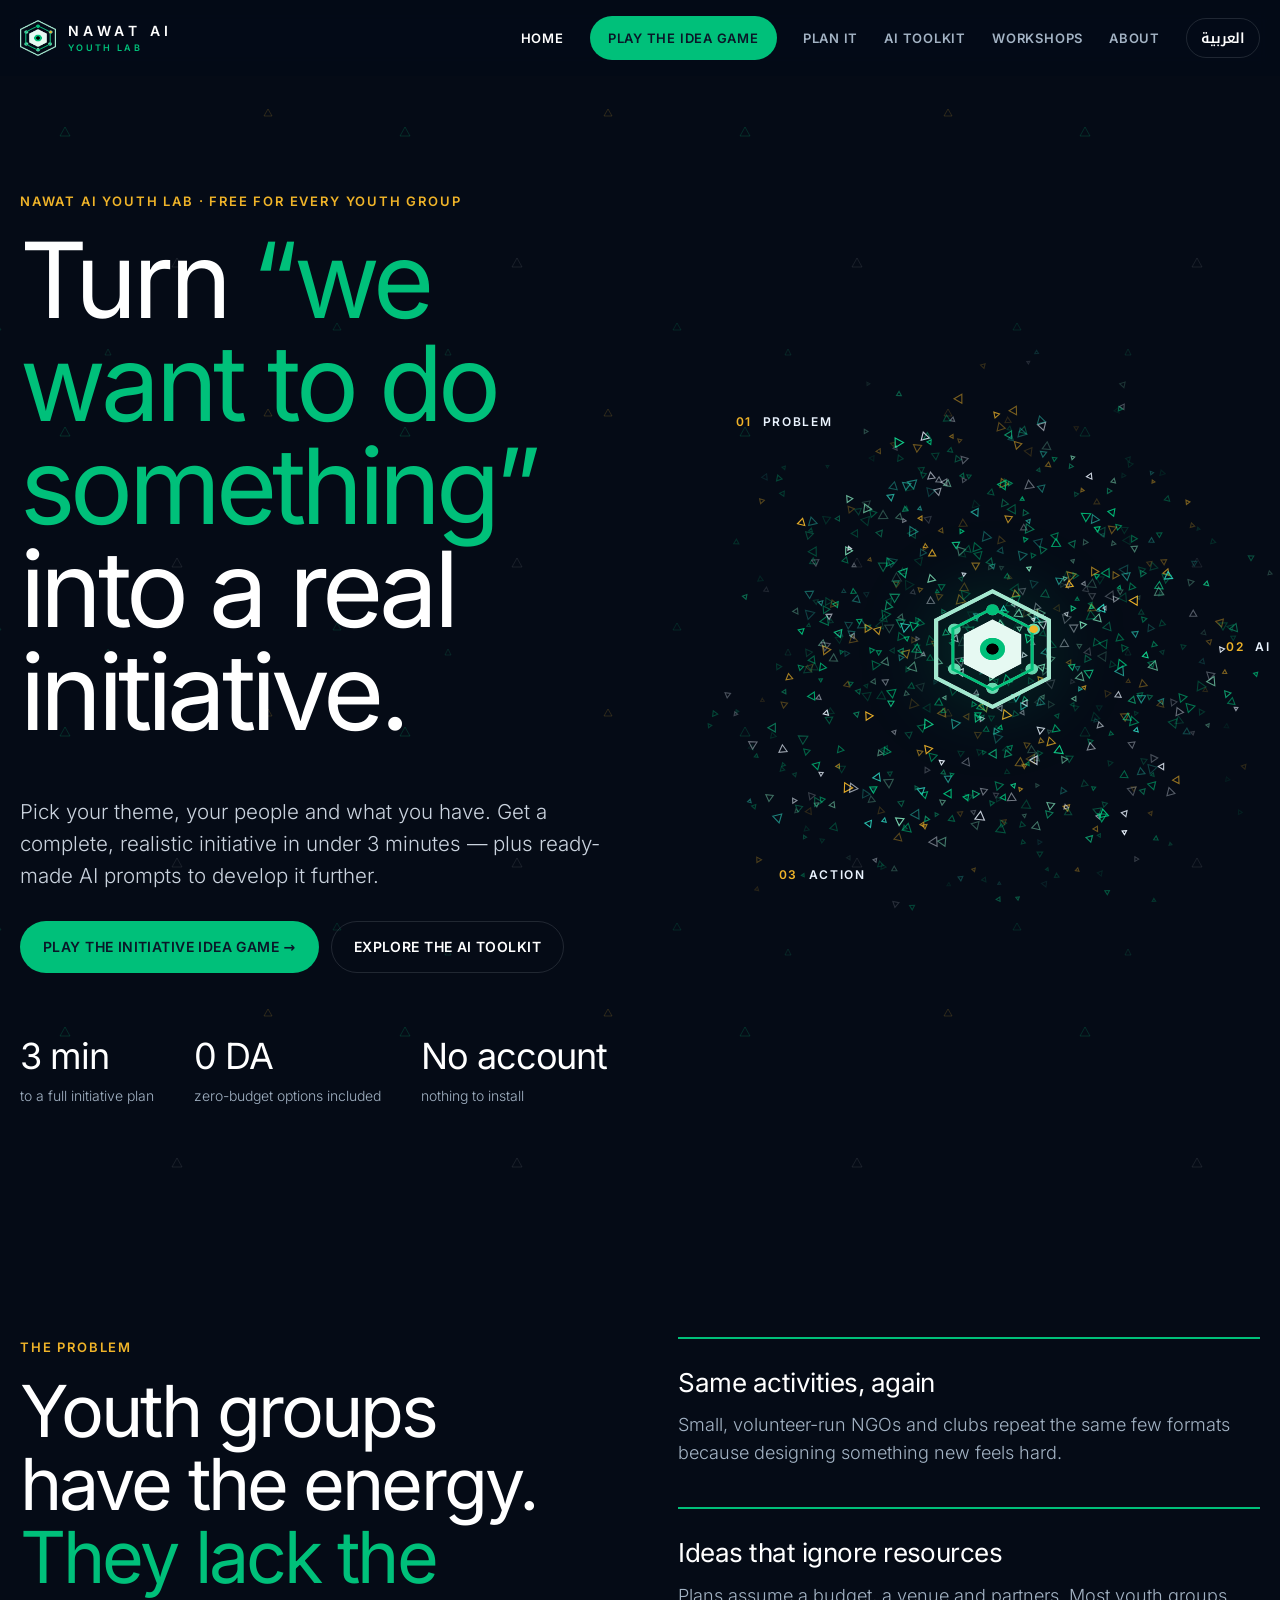
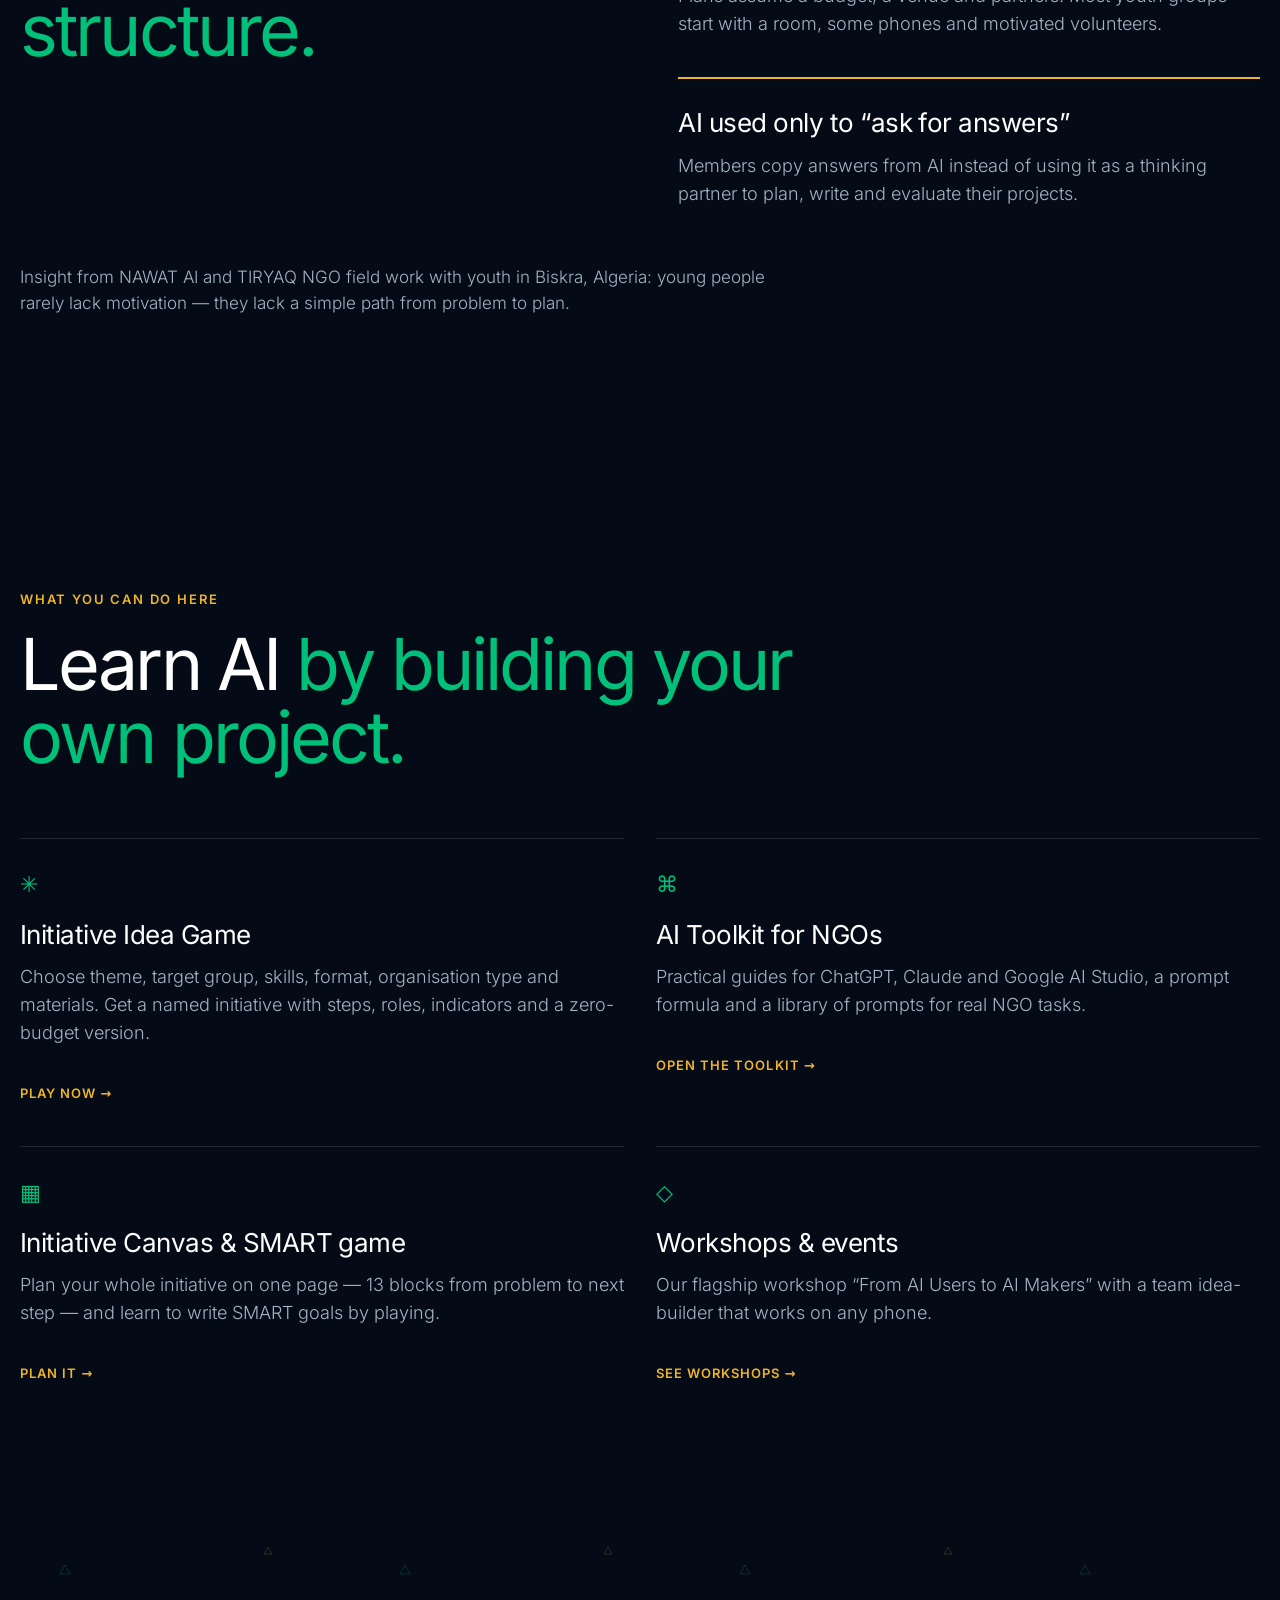
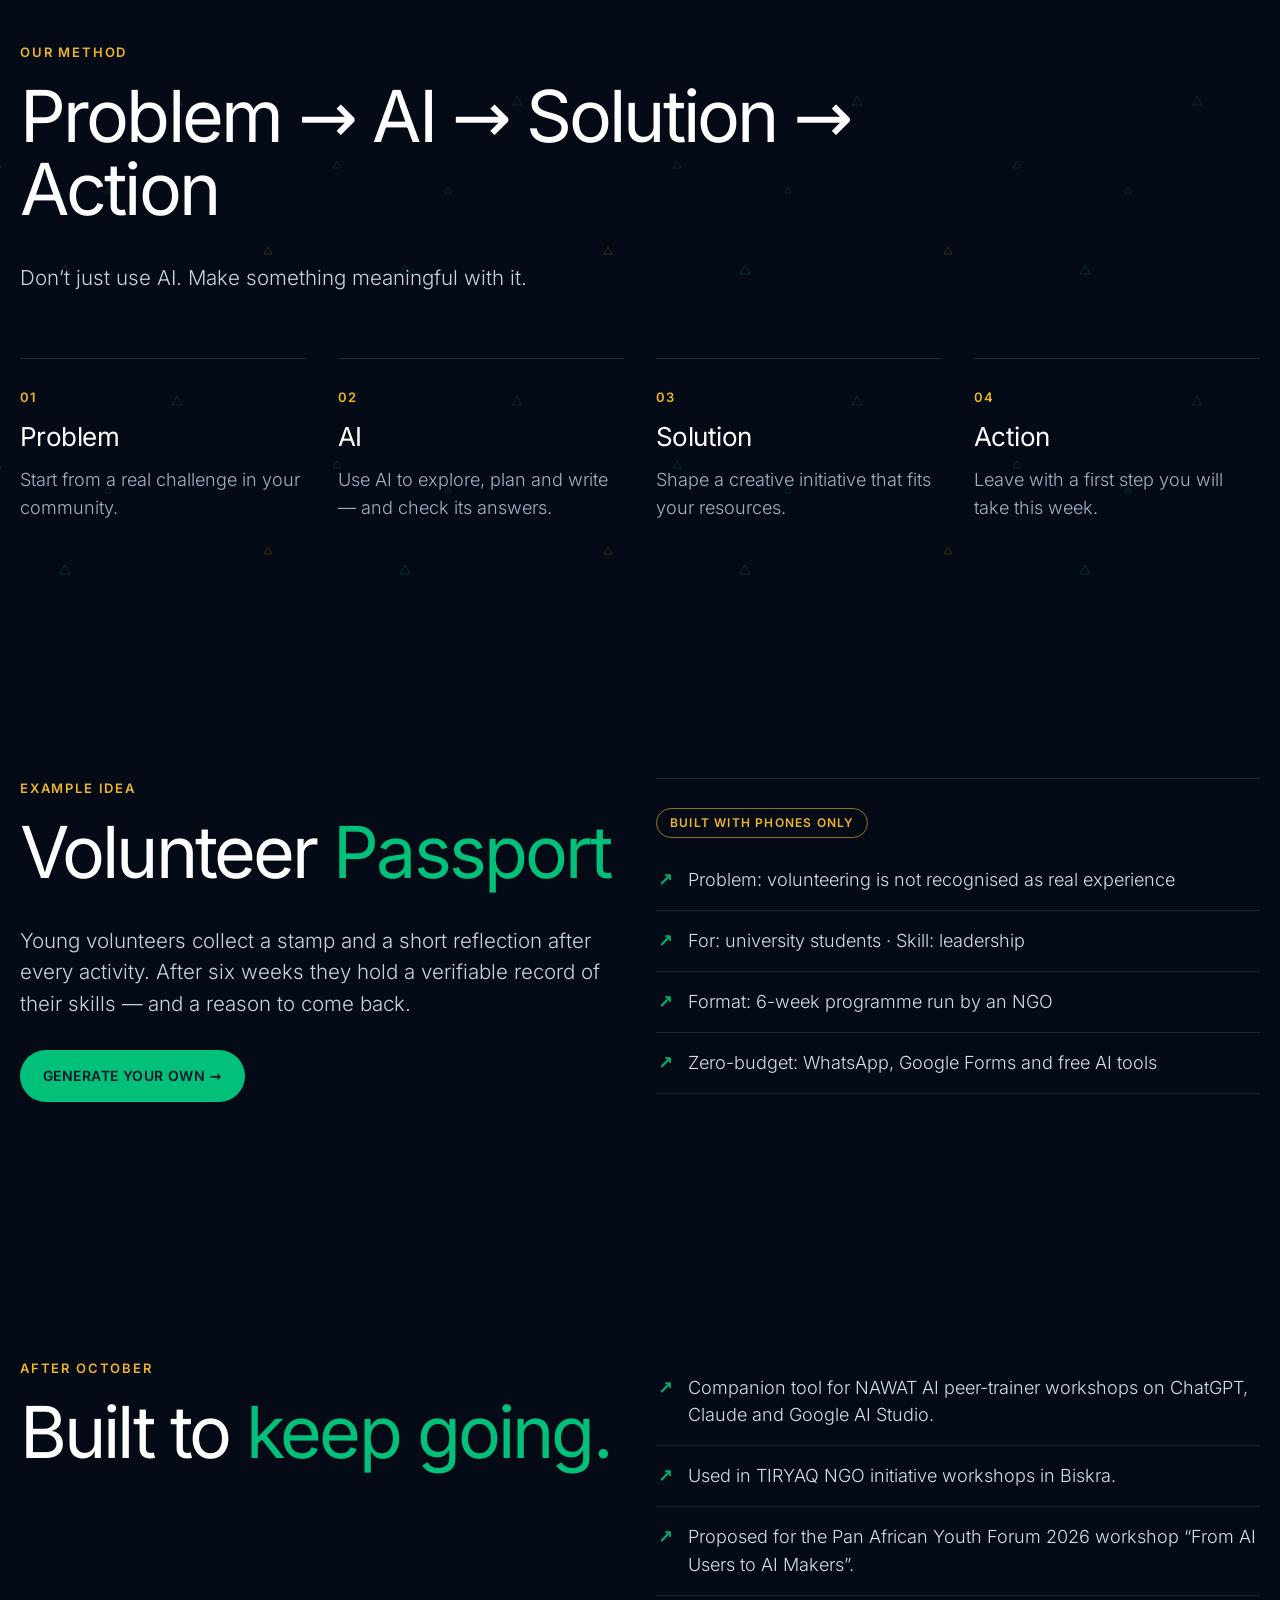
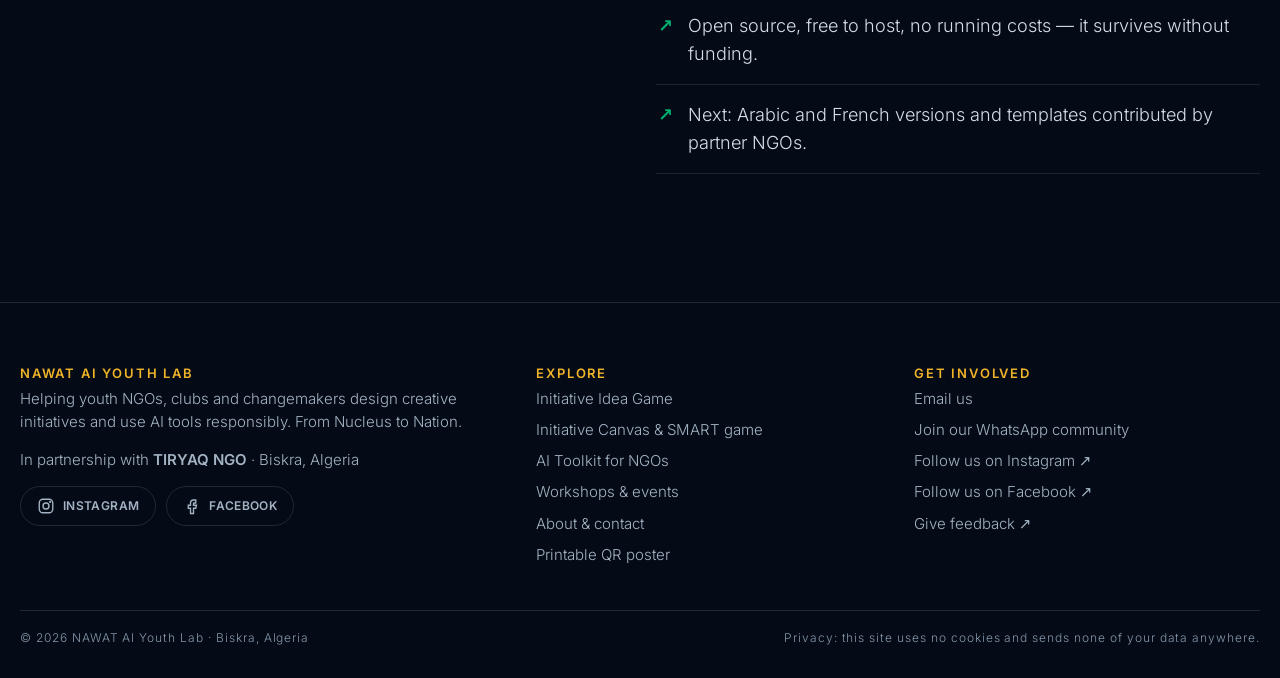
<file: index.html>
<!doctype html>
<html lang="en" dir="ltr">
<head>
  <meta charset="utf-8">
  <meta name="viewport" content="width=device-width, initial-scale=1">
  <meta http-equiv="Content-Security-Policy" content="default-src 'self'; script-src 'self'; style-src 'self'; img-src 'self' data:; font-src 'self'; connect-src 'none'; object-src 'none'; base-uri 'self'; form-action 'none'">
  <meta name="referrer" content="strict-origin-when-cross-origin">
  <title>NAWAT AI Youth Lab — Creative initiatives & AI literacy for youth NGOs</title>
  <meta name="description" content="A free platform that helps youth NGOs, clubs and changemakers design creative, realistic initiatives and learn to use AI tools while doing it.">
  <meta name="theme-color" content="#050B16">
  <link rel="canonical" href="https://benloamina-svg.github.io/nawat-ai-youth-lab/">
  <link rel="alternate" hreflang="en" href="https://benloamina-svg.github.io/nawat-ai-youth-lab/">
  <link rel="alternate" hreflang="ar" href="https://benloamina-svg.github.io/nawat-ai-youth-lab/ar/">
  <meta property="og:type" content="website">
  <meta property="og:site_name" content="NAWAT AI Youth Lab">
  <meta property="og:locale" content="en_US">
  <meta property="og:title" content="NAWAT AI Youth Lab — Creative initiatives & AI literacy for youth NGOs">
  <meta property="og:description" content="A free platform that helps youth NGOs, clubs and changemakers design creative, realistic initiatives and learn to use AI tools while doing it.">
  <meta property="og:url" content="https://benloamina-svg.github.io/nawat-ai-youth-lab/">
  <meta property="og:image" content="https://benloamina-svg.github.io/nawat-ai-youth-lab/assets/img/nawat-logo.png">
  <meta name="twitter:card" content="summary">
  <link rel="icon" type="image/png" href="assets/img/favicon.png">
  <link rel="stylesheet" href="assets/css/styles.css">
</head>
<body>
  <a class="skip-link" href="#main">Skip to content</a>
  <header class="site-header">
    <div class="wrap header-inner">
      <a class="brand" href="index.html" aria-label="NAWAT AI Youth Lab — home">
        <img src="assets/img/nawat-logo.png" alt="" width="40" height="40">
        <span class="brand-text" lang="en">NAWAT AI<small>YOUTH LAB</small></span>
      </a>
      <button class="menu-toggle" id="menuToggle" type="button" aria-expanded="false" aria-controls="siteNav" aria-label="Open navigation">☰</button>
      <nav id="siteNav" class="site-nav" aria-label="Main">
        <a href="index.html">Home</a>
        <a href="initiative-game.html" class="nav-cta">Play the Idea Game</a>
        <a href="planning.html">Plan it</a>
        <a href="ai-toolkit.html">AI Toolkit</a>
        <a href="workshops.html">Workshops</a>
        <a href="about.html">About</a>
        <a class="lang-switch" href="ar/index.html" lang="ar" hreflang="ar" aria-label="Arabic version">العربية</a>
      </nav>
    </div>
  </header>
  <main id="main">
    <section class="hero pattern">
      <div class="wrap hero-grid">
        <div>
          <p class="eyebrow">NAWAT AI Youth Lab · Free for every youth group</p>
          <h1 class="title-xl">Turn <span class="em">“we want to do something”</span> into a real initiative.</h1>
          <p class="lede">Pick your theme, your people and what you have. Get a complete, realistic initiative in under 3 minutes — plus ready-made AI prompts to develop it further.</p>
          <div class="actions">
            <a class="button" href="initiative-game.html">Play the Initiative Idea Game →</a>
            <a class="button button-outline" href="ai-toolkit.html">Explore the AI Toolkit</a>
          </div>
          <div class="stats">
            <div><b>3 min</b>to a full initiative plan</div>
            <div><b>0 DA</b>zero-budget options included</div>
            <div><b>No account</b>nothing to install</div>
          </div>
        </div>
        <div class="hero-visual" aria-hidden="true">
          <canvas class="constellation"></canvas>
          <img src="assets/img/nawat-logo.png" alt="" width="120" height="120">
          <span class="orbit-tag t1"><b>01</b> PROBLEM</span>
          <span class="orbit-tag t2"><b>02</b> AI</span>
          <span class="orbit-tag t3"><b>03</b> ACTION</span>
        </div>
      </div>
    </section>

    <section class="section section-alt" aria-labelledby="problem-title">
      <div class="wrap">
        <div class="split">
        <div>
          <p class="eyebrow">The problem</p>
          <h2 class="title-lg" id="problem-title">Youth groups have the energy. <span class="em">They lack the structure.</span></h2>
        </div>
        <div class="grid">
          <div class="card accent"><h3>Same activities, again</h3><p class="muted">Small, volunteer-run NGOs and clubs repeat the same few formats because designing something new feels hard.</p></div>
          <div class="card accent"><h3>Ideas that ignore resources</h3><p class="muted">Plans assume a budget, a venue and partners. Most youth groups start with a room, some phones and motivated volunteers.</p></div>
          <div class="card accent-gold"><h3>AI used only to “ask for answers”</h3><p class="muted">Members copy answers from AI instead of using it as a thinking partner to plan, write and evaluate their projects.</p></div>
        </div>
        </div>
        <p class="muted insight">Insight from NAWAT AI and TIRYAQ NGO field work with youth in Biskra, Algeria: young people rarely lack motivation — they lack a simple path from problem to plan.</p>
      </div>
    </section>

    <section class="section" aria-labelledby="offer-title">
      <div class="wrap">
        <div class="section-head">
          <p class="eyebrow">What you can do here</p>
          <h2 class="title-lg" id="offer-title">Learn AI <span class="em">by building your own project.</span></h2>
        </div>
        <div class="grid grid-2">
          <a class="card" href="initiative-game.html"><span class="icon" aria-hidden="true">✳</span><h3>Initiative Idea Game</h3><p class="muted">Choose theme, target group, skills, format, organisation type and materials. Get a named initiative with steps, roles, indicators and a zero-budget version.</p><span class="card-link">Play now →</span></a>
          <a class="card" href="ai-toolkit.html"><span class="icon" aria-hidden="true">⌘</span><h3>AI Toolkit for NGOs</h3><p class="muted">Practical guides for ChatGPT, Claude and Google AI Studio, a prompt formula and a library of prompts for real NGO tasks.</p><span class="card-link">Open the toolkit →</span></a>
          <a class="card" href="planning.html"><span class="icon" aria-hidden="true">▦</span><h3>Initiative Canvas &amp; SMART game</h3><p class="muted">Plan your whole initiative on one page — 13 blocks from problem to next step — and learn to write SMART goals by playing.</p><span class="card-link">Plan it →</span></a>
          <a class="card" href="workshops.html"><span class="icon" aria-hidden="true">◇</span><h3>Workshops &amp; events</h3><p class="muted">Our flagship workshop “From AI Users to AI Makers” with a team idea-builder that works on any phone.</p><span class="card-link">See workshops →</span></a>
        </div>
      </div>
    </section>

    <section class="section section-alt pattern" aria-labelledby="method-title">
      <div class="wrap">
        <div class="section-head">
          <p class="eyebrow">Our method</p>
          <h2 class="title-lg" id="method-title">Problem → AI → Solution → Action</h2>
          <p class="lede">Don’t just use AI. Make something meaningful with it.</p>
        </div>
        <div class="grid grid-4 steps-row">
          <div class="card"><h3>Problem</h3><p class="muted">Start from a real challenge in your community.</p></div>
          <div class="card"><h3>AI</h3><p class="muted">Use AI to explore, plan and write — and check its answers.</p></div>
          <div class="card"><h3>Solution</h3><p class="muted">Shape a creative initiative that fits your resources.</p></div>
          <div class="card"><h3>Action</h3><p class="muted">Leave with a first step you will take this week.</p></div>
        </div>
      </div>
    </section>

    <section class="section" aria-labelledby="example-title">
      <div class="wrap grid grid-2">
        <div>
          <p class="eyebrow">Example idea</p>
          <h2 class="title-lg" id="example-title">Volunteer <span class="em">Passport</span></h2>
          <p class="lede">Young volunteers collect a stamp and a short reflection after every activity. After six weeks they hold a verifiable record of their skills — and a reason to come back.</p>
          <div class="actions"><a class="button" href="initiative-game.html#play">Generate your own →</a></div>
        </div>
        <div class="card">
          <p class="pill gold">Built with phones only</p>
          <ul class="check-list">
            <li>Problem: volunteering is not recognised as real experience</li>
            <li>For: university students · Skill: leadership</li>
            <li>Format: 6-week programme run by an NGO</li>
            <li>Zero-budget: WhatsApp, Google Forms and free AI tools</li>
          </ul>
        </div>
      </div>
    </section>

    <section class="section section-alt" aria-labelledby="impact-title">
      <div class="wrap grid grid-2">
        <div>
          <p class="eyebrow">After October</p>
          <h2 class="title-lg" id="impact-title">Built to <span class="em">keep going.</span></h2>
        </div>
        <ul class="check-list">
          <li>Companion tool for NAWAT AI peer-trainer workshops on ChatGPT, Claude and Google AI Studio.</li>
          <li>Used in TIRYAQ NGO initiative workshops in Biskra.</li>
          <li>Proposed for the Pan African Youth Forum 2026 workshop “From AI Users to AI Makers”.</li>
          <li>Open source, free to host, no running costs — it survives without funding.</li>
          <li>Next: Arabic and French versions and templates contributed by partner NGOs.</li>
        </ul>
      </div>
    </section>
  </main>
  <footer class="site-footer">
    <div class="wrap">
      <div class="footer-grid">
        <div>
          <h2>NAWAT AI Youth Lab</h2>
          <p>Helping youth NGOs, clubs and changemakers design creative initiatives and use AI tools responsibly. From Nucleus to Nation.</p>
          <p>In partnership with <strong>TIRYAQ NGO</strong> · Biskra, Algeria</p>
          <div class="social">
            <a class="button button-outline button-small" data-social="instagram" href="#"><svg viewBox="0 0 24 24" aria-hidden="true"><rect x="3" y="3" width="18" height="18" rx="5"/><circle cx="12" cy="12" r="4"/><circle cx="17.5" cy="6.5" r=".6"/></svg> Instagram</a>
            <a class="button button-outline button-small" data-social="facebook" href="#"><svg viewBox="0 0 24 24" aria-hidden="true"><path d="M14 8h3V4h-3a4 4 0 0 0-4 4v3H7v4h3v7h4v-7h3l1-4h-4V8.5a.5.5 0 0 1 .5-.5z"/></svg> Facebook</a>
          </div>
        </div>
        <div>
          <h2>Explore</h2>
          <ul>
            <li><a href="initiative-game.html">Initiative Idea Game</a></li>
            <li><a href="planning.html">Initiative Canvas &amp; SMART game</a></li>
            <li><a href="ai-toolkit.html">AI Toolkit for NGOs</a></li>
            <li><a href="workshops.html">Workshops &amp; events</a></li>
            <li><a href="about.html">About &amp; contact</a></li>
            <li><a href="poster.html">Printable QR poster</a></li>
          </ul>
        </div>
        <div>
          <h2>Get involved</h2>
          <ul>
            <li><a data-email href="about.html#contact">Email us</a></li>
            <li><a href="about.html#contact">Join our WhatsApp community</a></li>
            <li><a data-social="instagram" href="#">Follow us on Instagram ↗</a></li>
            <li><a data-social="facebook" href="#">Follow us on Facebook ↗</a></li>
            <li><a data-form="feedback" href="#">Give feedback ↗</a></li>
          </ul>
        </div>
      </div>
      <div class="footer-bottom">
        <span>© <span data-year>2026</span> NAWAT AI Youth Lab · Biskra, Algeria</span>
        <span>Privacy: this site uses no cookies and sends none of your data anywhere.</span>
      </div>
    </div>
  </footer>
  <script src="assets/js/config.js"></script>
  <script src="assets/js/i18n.js"></script>
  <script src="assets/js/main.js"></script>
  <script src="assets/js/constellation.js"></script>
</body>
</html>
</file>
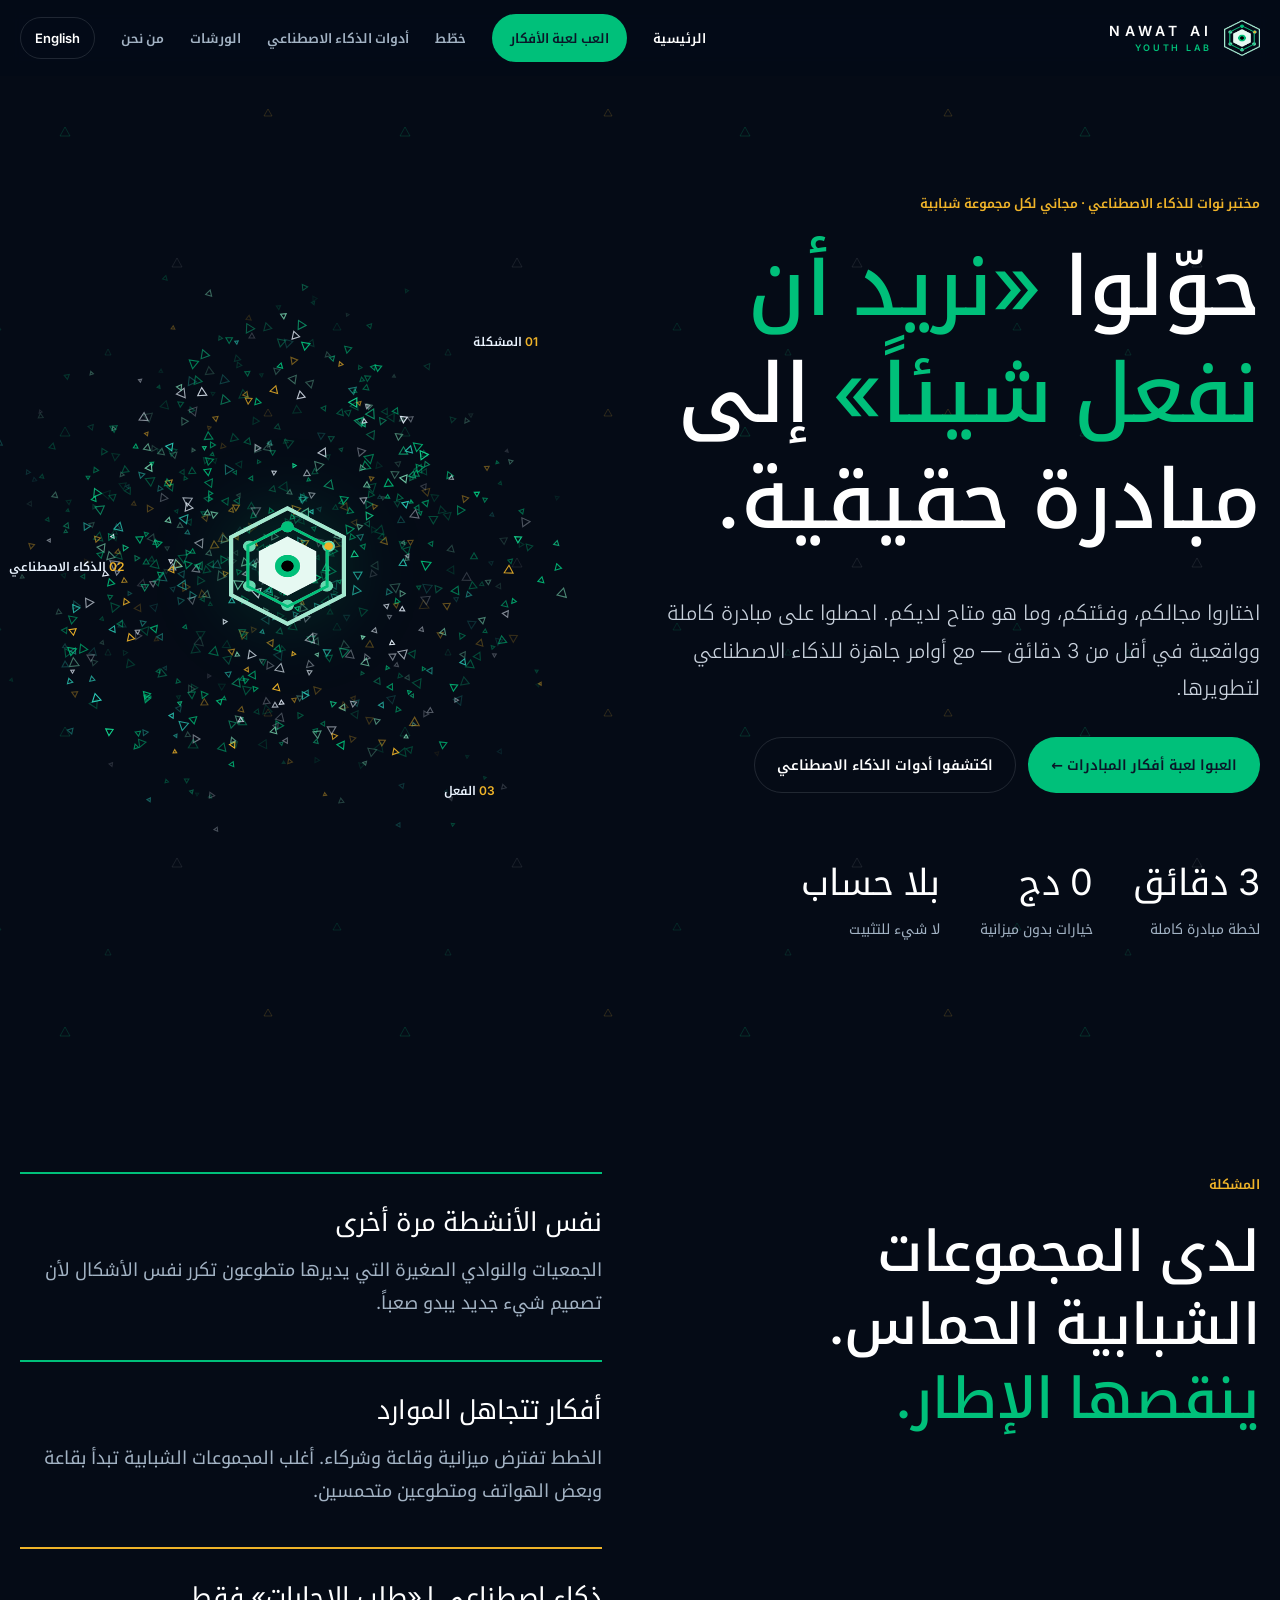
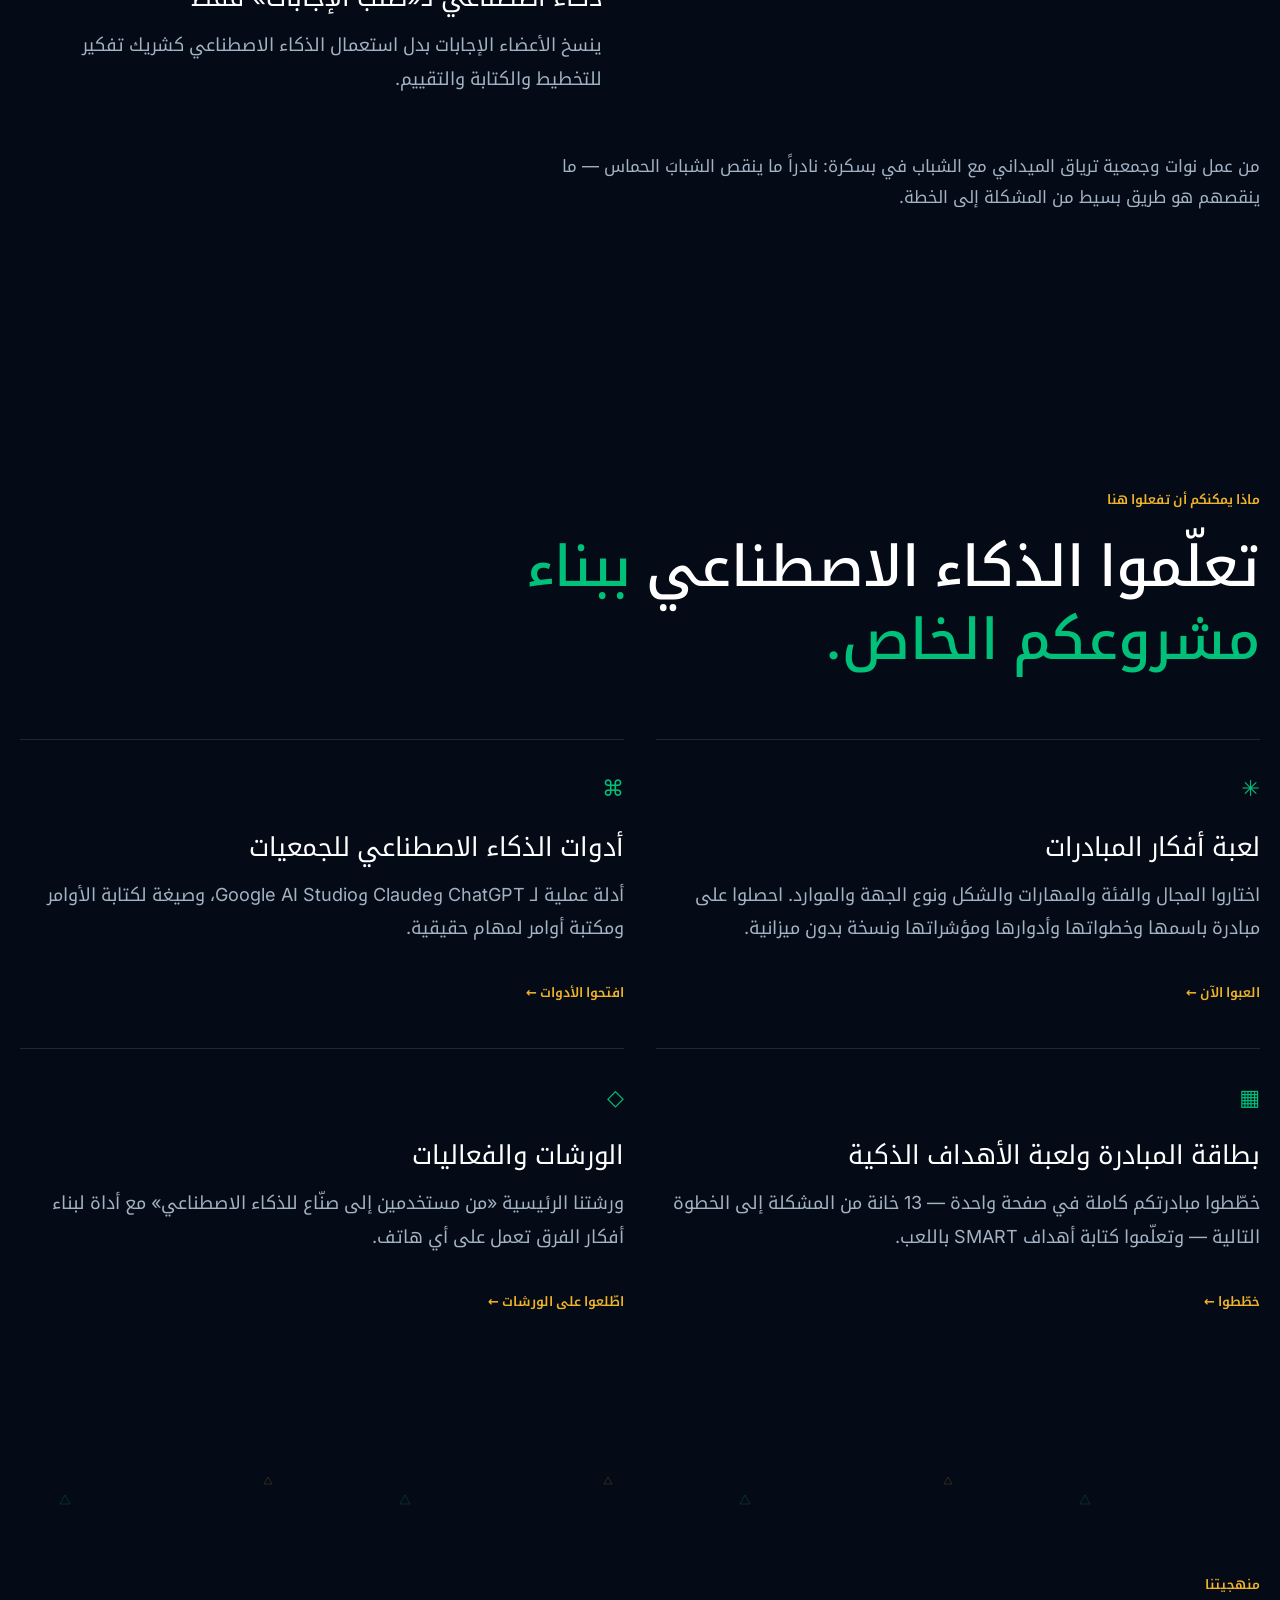
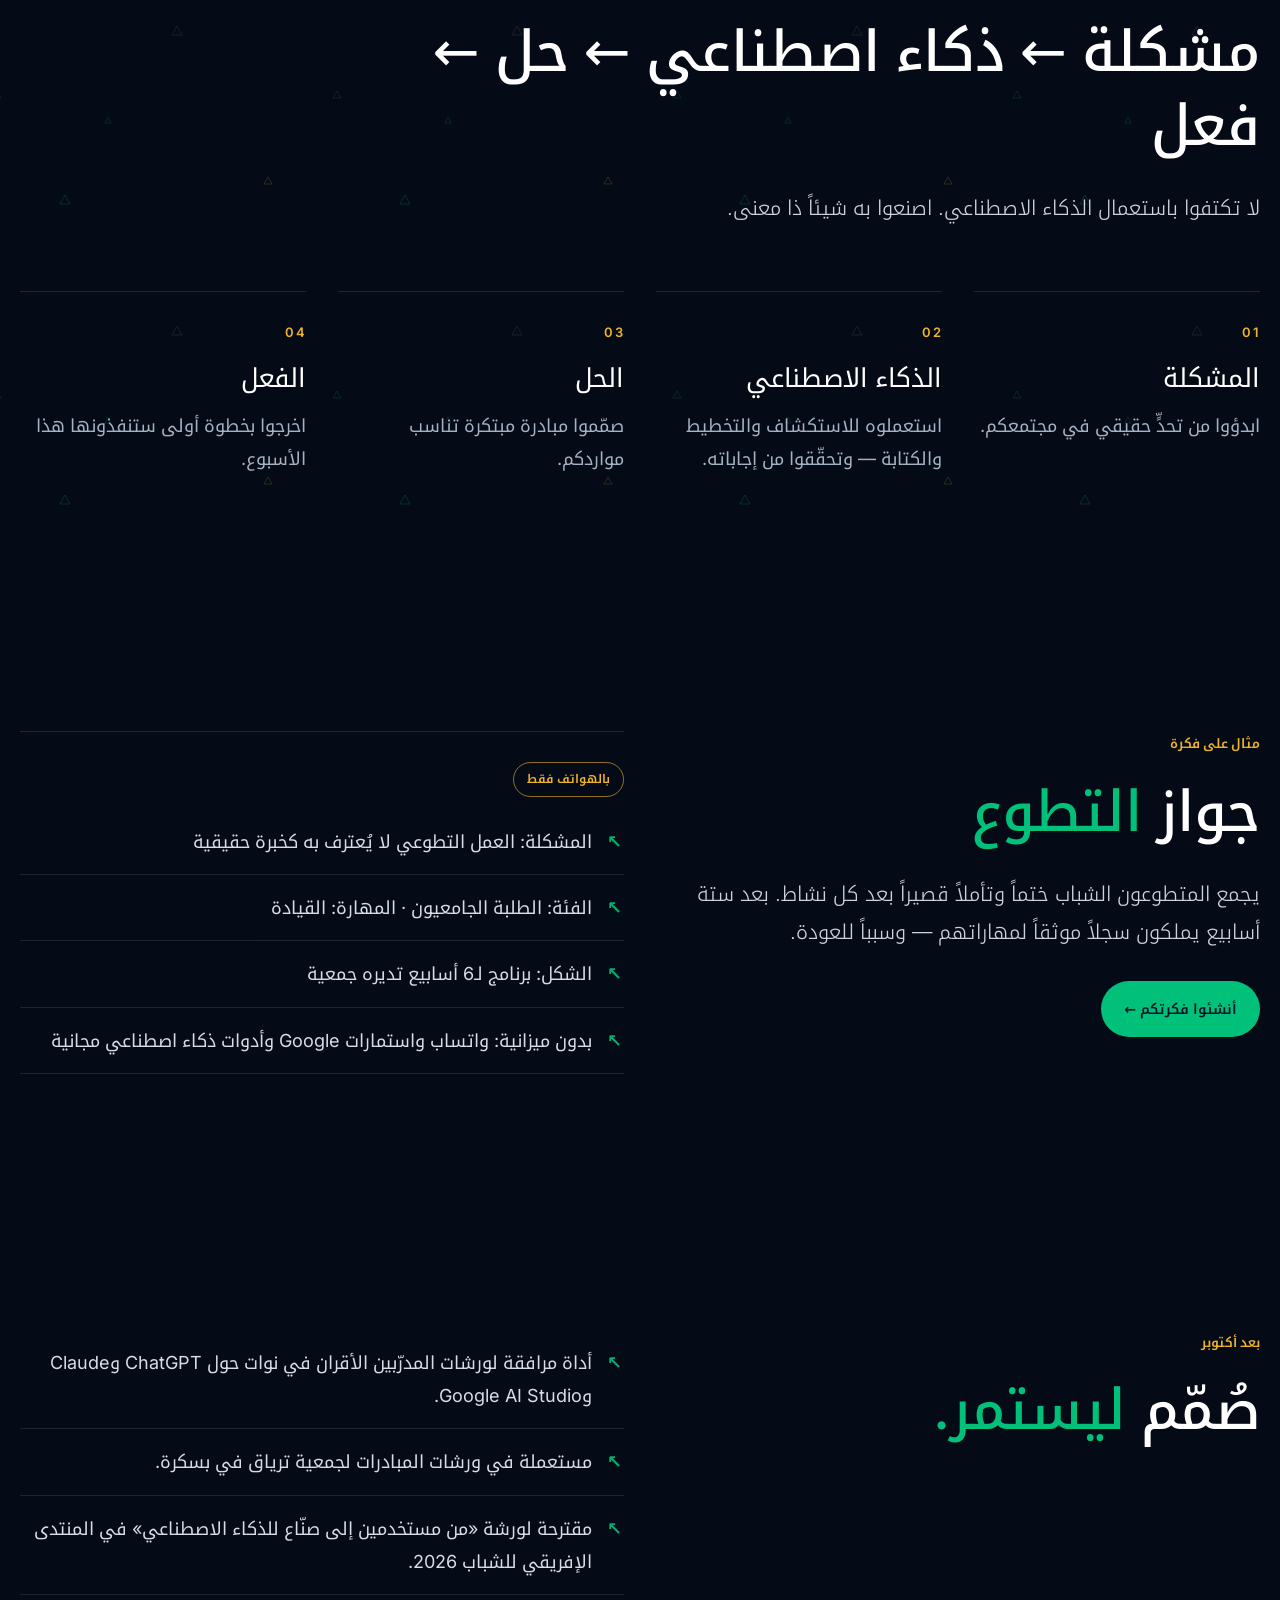
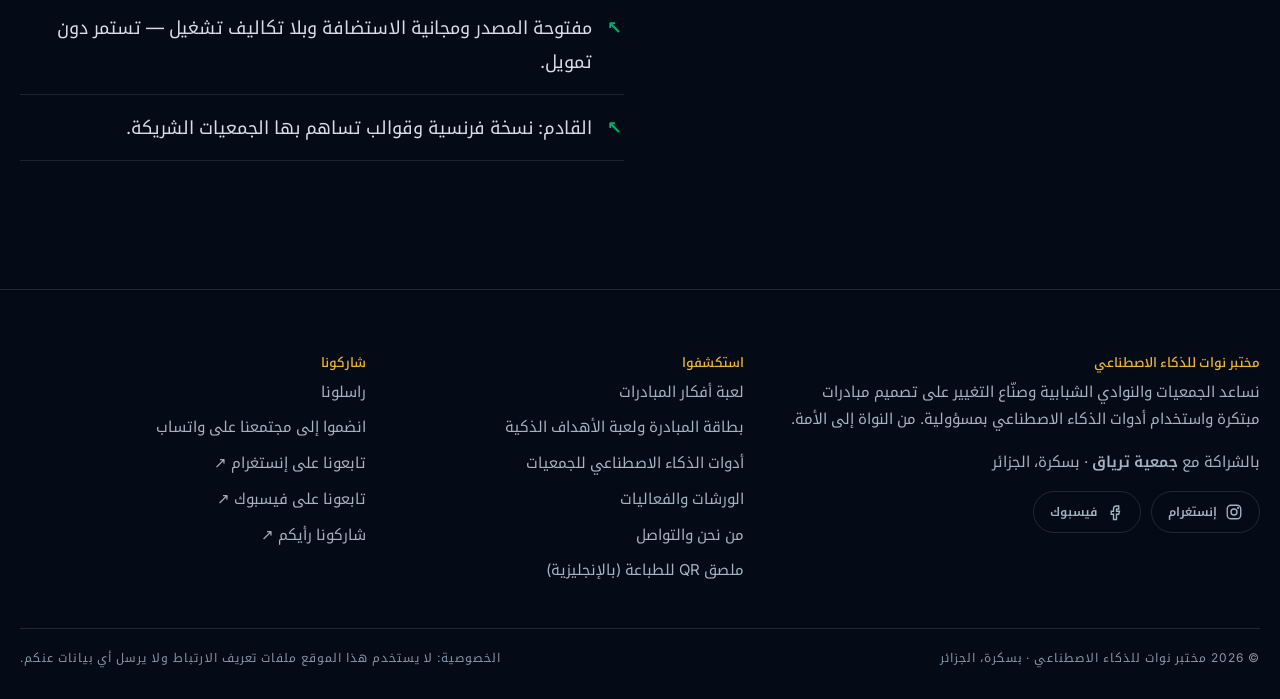
<file: ar/index.html>
<!doctype html>
<html lang="ar" dir="rtl">
<head>
  <meta charset="utf-8">
  <meta name="viewport" content="width=device-width, initial-scale=1">
  <meta http-equiv="Content-Security-Policy" content="default-src 'self'; script-src 'self'; style-src 'self'; img-src 'self' data:; font-src 'self'; connect-src 'none'; object-src 'none'; base-uri 'self'; form-action 'none'">
  <meta name="referrer" content="strict-origin-when-cross-origin">
  <title>مختبر نوات للذكاء الاصطناعي — مبادرات مبتكرة ومهارات ذكاء اصطناعي للجمعيات الشبابية</title>
  <meta name="description" content="منصة مجانية تساعد الجمعيات والنوادي الشبابية وصنّاع التغيير على تصميم مبادرات مبتكرة وواقعية، وتعلّم أدوات الذكاء الاصطناعي أثناء ذلك.">
  <meta name="theme-color" content="#050B16">
  <link rel="canonical" href="https://benloamina-svg.github.io/nawat-ai-youth-lab/ar/">
  <link rel="alternate" hreflang="en" href="https://benloamina-svg.github.io/nawat-ai-youth-lab/">
  <link rel="alternate" hreflang="ar" href="https://benloamina-svg.github.io/nawat-ai-youth-lab/ar/">
  <meta property="og:type" content="website">
  <meta property="og:site_name" content="NAWAT AI Youth Lab">
  <meta property="og:locale" content="ar_DZ">
  <meta property="og:title" content="مختبر نوات للذكاء الاصطناعي — مبادرات مبتكرة ومهارات ذكاء اصطناعي للجمعيات الشبابية">
  <meta property="og:description" content="منصة مجانية تساعد الجمعيات والنوادي الشبابية وصنّاع التغيير على تصميم مبادرات مبتكرة وواقعية، وتعلّم أدوات الذكاء الاصطناعي أثناء ذلك.">
  <meta property="og:url" content="https://benloamina-svg.github.io/nawat-ai-youth-lab/ar/">
  <meta property="og:image" content="https://benloamina-svg.github.io/nawat-ai-youth-lab/assets/img/nawat-logo.png">
  <meta name="twitter:card" content="summary">
  <link rel="icon" type="image/png" href="../assets/img/favicon.png">
  <link rel="stylesheet" href="../assets/css/styles.css">
</head>
<body>
  <a class="skip-link" href="#main">انتقل إلى المحتوى</a>
  <header class="site-header">
    <div class="wrap header-inner">
      <a class="brand" href="index.html" aria-label="مختبر نوات للذكاء الاصطناعي — الرئيسية">
        <img src="../assets/img/nawat-logo.png" alt="" width="40" height="40">
        <span class="brand-text" lang="en">NAWAT AI<small>YOUTH LAB</small></span>
      </a>
      <button class="menu-toggle" id="menuToggle" type="button" aria-expanded="false" aria-controls="siteNav" aria-label="فتح القائمة">☰</button>
      <nav id="siteNav" class="site-nav" aria-label="القائمة الرئيسية">
        <a href="index.html">الرئيسية</a>
        <a href="initiative-game.html" class="nav-cta">العب لعبة الأفكار</a>
        <a href="planning.html">خطّط</a>
        <a href="ai-toolkit.html">أدوات الذكاء الاصطناعي</a>
        <a href="workshops.html">الورشات</a>
        <a href="about.html">من نحن</a>
        <a class="lang-switch" href="../index.html" lang="en" hreflang="en" aria-label="English version">English</a>
      </nav>
    </div>
  </header>
  <main id="main">
    <section class="hero pattern">
      <div class="wrap hero-grid">
        <div>
          <p class="eyebrow">مختبر نوات للذكاء الاصطناعي · مجاني لكل مجموعة شبابية</p>
          <h1 class="title-xl">حوّلوا <span class="em">«نريد أن نفعل شيئاً»</span> إلى مبادرة حقيقية.</h1>
          <p class="lede">اختاروا مجالكم، وفئتكم، وما هو متاح لديكم. احصلوا على مبادرة كاملة وواقعية في أقل من 3 دقائق — مع أوامر جاهزة للذكاء الاصطناعي لتطويرها.</p>
          <div class="actions">
            <a class="button" href="initiative-game.html">العبوا لعبة أفكار المبادرات ←</a>
            <a class="button button-outline" href="ai-toolkit.html">اكتشفوا أدوات الذكاء الاصطناعي</a>
          </div>
          <div class="stats">
            <div><b>3 دقائق</b>لخطة مبادرة كاملة</div>
            <div><b>0 دج</b>خيارات بدون ميزانية</div>
            <div><b>بلا حساب</b>لا شيء للتثبيت</div>
          </div>
        </div>
        <div class="hero-visual" aria-hidden="true">
          <canvas class="constellation"></canvas>
          <img src="../assets/img/nawat-logo.png" alt="" width="120" height="120">
          <span class="orbit-tag t1"><b>01</b> المشكلة</span>
          <span class="orbit-tag t2"><b>02</b> الذكاء الاصطناعي</span>
          <span class="orbit-tag t3"><b>03</b> الفعل</span>
        </div>
      </div>
    </section>

    <section class="section section-alt" aria-labelledby="problem-title">
      <div class="wrap">
        <div class="split">
        <div>
          <p class="eyebrow">المشكلة</p>
          <h2 class="title-lg" id="problem-title">لدى المجموعات الشبابية الحماس. <span class="em">ينقصها الإطار.</span></h2>
        </div>
        <div class="grid">
          <div class="card accent"><h3>نفس الأنشطة مرة أخرى</h3><p class="muted">الجمعيات والنوادي الصغيرة التي يديرها متطوعون تكرر نفس الأشكال لأن تصميم شيء جديد يبدو صعباً.</p></div>
          <div class="card accent"><h3>أفكار تتجاهل الموارد</h3><p class="muted">الخطط تفترض ميزانية وقاعة وشركاء. أغلب المجموعات الشبابية تبدأ بقاعة وبعض الهواتف ومتطوعين متحمسين.</p></div>
          <div class="card accent-gold"><h3>ذكاء اصطناعي لـ«طلب الإجابات» فقط</h3><p class="muted">ينسخ الأعضاء الإجابات بدل استعمال الذكاء الاصطناعي كشريك تفكير للتخطيط والكتابة والتقييم.</p></div>
        </div>
        </div>
        <p class="muted insight">من عمل نوات وجمعية ترياق الميداني مع الشباب في بسكرة: نادراً ما ينقص الشبابَ الحماس — ما ينقصهم هو طريق بسيط من المشكلة إلى الخطة.</p>
      </div>
    </section>

    <section class="section" aria-labelledby="offer-title">
      <div class="wrap">
        <div class="section-head">
          <p class="eyebrow">ماذا يمكنكم أن تفعلوا هنا</p>
          <h2 class="title-lg" id="offer-title">تعلّموا الذكاء الاصطناعي <span class="em">ببناء مشروعكم الخاص.</span></h2>
        </div>
        <div class="grid grid-2">
          <a class="card" href="initiative-game.html"><span class="icon" aria-hidden="true">✳</span><h3>لعبة أفكار المبادرات</h3><p class="muted">اختاروا المجال والفئة والمهارات والشكل ونوع الجهة والموارد. احصلوا على مبادرة باسمها وخطواتها وأدوارها ومؤشراتها ونسخة بدون ميزانية.</p><span class="card-link">العبوا الآن ←</span></a>
          <a class="card" href="ai-toolkit.html"><span class="icon" aria-hidden="true">⌘</span><h3>أدوات الذكاء الاصطناعي للجمعيات</h3><p class="muted">أدلة عملية لـ ChatGPT وClaude وGoogle AI Studio، وصيغة لكتابة الأوامر ومكتبة أوامر لمهام حقيقية.</p><span class="card-link">افتحوا الأدوات ←</span></a>
          <a class="card" href="planning.html"><span class="icon" aria-hidden="true">▦</span><h3>بطاقة المبادرة ولعبة الأهداف الذكية</h3><p class="muted">خطّطوا مبادرتكم كاملة في صفحة واحدة — 13 خانة من المشكلة إلى الخطوة التالية — وتعلّموا كتابة أهداف SMART باللعب.</p><span class="card-link">خطّطوا ←</span></a>
          <a class="card" href="workshops.html"><span class="icon" aria-hidden="true">◇</span><h3>الورشات والفعاليات</h3><p class="muted">ورشتنا الرئيسية «من مستخدمين إلى صنّاع للذكاء الاصطناعي» مع أداة لبناء أفكار الفرق تعمل على أي هاتف.</p><span class="card-link">اطّلعوا على الورشات ←</span></a>
        </div>
      </div>
    </section>

    <section class="section section-alt pattern" aria-labelledby="method-title">
      <div class="wrap">
        <div class="section-head">
          <p class="eyebrow">منهجيتنا</p>
          <h2 class="title-lg" id="method-title">مشكلة ← ذكاء اصطناعي ← حل ← فعل</h2>
          <p class="lede">لا تكتفوا باستعمال الذكاء الاصطناعي. اصنعوا به شيئاً ذا معنى.</p>
        </div>
        <div class="grid grid-4 steps-row">
          <div class="card"><h3>المشكلة</h3><p class="muted">ابدؤوا من تحدٍّ حقيقي في مجتمعكم.</p></div>
          <div class="card"><h3>الذكاء الاصطناعي</h3><p class="muted">استعملوه للاستكشاف والتخطيط والكتابة — وتحقّقوا من إجاباته.</p></div>
          <div class="card"><h3>الحل</h3><p class="muted">صمّموا مبادرة مبتكرة تناسب مواردكم.</p></div>
          <div class="card"><h3>الفعل</h3><p class="muted">اخرجوا بخطوة أولى ستنفذونها هذا الأسبوع.</p></div>
        </div>
      </div>
    </section>

    <section class="section" aria-labelledby="example-title">
      <div class="wrap grid grid-2">
        <div>
          <p class="eyebrow">مثال على فكرة</p>
          <h2 class="title-lg" id="example-title">جواز <span class="em">التطوع</span></h2>
          <p class="lede">يجمع المتطوعون الشباب ختماً وتأملاً قصيراً بعد كل نشاط. بعد ستة أسابيع يملكون سجلاً موثقاً لمهاراتهم — وسبباً للعودة.</p>
          <div class="actions"><a class="button" href="initiative-game.html#play">أنشئوا فكرتكم ←</a></div>
        </div>
        <div class="card">
          <p class="pill gold">بالهواتف فقط</p>
          <ul class="check-list">
            <li>المشكلة: العمل التطوعي لا يُعترف به كخبرة حقيقية</li>
            <li>الفئة: الطلبة الجامعيون · المهارة: القيادة</li>
            <li>الشكل: برنامج لـ6 أسابيع تديره جمعية</li>
            <li>بدون ميزانية: واتساب واستمارات Google وأدوات ذكاء اصطناعي مجانية</li>
          </ul>
        </div>
      </div>
    </section>

    <section class="section section-alt" aria-labelledby="impact-title">
      <div class="wrap grid grid-2">
        <div>
          <p class="eyebrow">بعد أكتوبر</p>
          <h2 class="title-lg" id="impact-title">صُمّم <span class="em">ليستمر.</span></h2>
        </div>
        <ul class="check-list">
          <li>أداة مرافقة لورشات المدرّبين الأقران في نوات حول ChatGPT وClaude وGoogle AI Studio.</li>
          <li>مستعملة في ورشات المبادرات لجمعية ترياق في بسكرة.</li>
          <li>مقترحة لورشة «من مستخدمين إلى صنّاع للذكاء الاصطناعي» في المنتدى الإفريقي للشباب 2026.</li>
          <li>مفتوحة المصدر ومجانية الاستضافة وبلا تكاليف تشغيل — تستمر دون تمويل.</li>
          <li>القادم: نسخة فرنسية وقوالب تساهم بها الجمعيات الشريكة.</li>
        </ul>
      </div>
    </section>
  </main>
  <footer class="site-footer">
    <div class="wrap">
      <div class="footer-grid">
        <div>
          <h2>مختبر نوات للذكاء الاصطناعي</h2>
          <p>نساعد الجمعيات والنوادي الشبابية وصنّاع التغيير على تصميم مبادرات مبتكرة واستخدام أدوات الذكاء الاصطناعي بمسؤولية. من النواة إلى الأمة.</p>
          <p>بالشراكة مع <strong>جمعية ترياق</strong> · بسكرة، الجزائر</p>
          <div class="social">
            <a class="button button-outline button-small" data-social="instagram" href="#"><svg viewBox="0 0 24 24" aria-hidden="true"><rect x="3" y="3" width="18" height="18" rx="5"/><circle cx="12" cy="12" r="4"/><circle cx="17.5" cy="6.5" r=".6"/></svg> إنستغرام</a>
            <a class="button button-outline button-small" data-social="facebook" href="#"><svg viewBox="0 0 24 24" aria-hidden="true"><path d="M14 8h3V4h-3a4 4 0 0 0-4 4v3H7v4h3v7h4v-7h3l1-4h-4V8.5a.5.5 0 0 1 .5-.5z"/></svg> فيسبوك</a>
          </div>
        </div>
        <div>
          <h2>استكشفوا</h2>
          <ul>
            <li><a href="initiative-game.html">لعبة أفكار المبادرات</a></li>
            <li><a href="planning.html">بطاقة المبادرة ولعبة الأهداف الذكية</a></li>
            <li><a href="ai-toolkit.html">أدوات الذكاء الاصطناعي للجمعيات</a></li>
            <li><a href="workshops.html">الورشات والفعاليات</a></li>
            <li><a href="about.html">من نحن والتواصل</a></li>
            <li><a href="../poster.html">ملصق QR للطباعة (بالإنجليزية)</a></li>
          </ul>
        </div>
        <div>
          <h2>شاركونا</h2>
          <ul>
            <li><a data-email href="about.html#contact">راسلونا</a></li>
            <li><a href="about.html#contact">انضموا إلى مجتمعنا على واتساب</a></li>
            <li><a data-social="instagram" href="#">تابعونا على إنستغرام ↗</a></li>
            <li><a data-social="facebook" href="#">تابعونا على فيسبوك ↗</a></li>
            <li><a data-form="feedback" href="#">شاركونا رأيكم ↗</a></li>
          </ul>
        </div>
      </div>
      <div class="footer-bottom">
        <span>© <span data-year>2026</span> مختبر نوات للذكاء الاصطناعي · بسكرة، الجزائر</span>
        <span>الخصوصية: لا يستخدم هذا الموقع ملفات تعريف الارتباط ولا يرسل أي بيانات عنكم.</span>
      </div>
    </div>
  </footer>
  <script src="../assets/js/config.js"></script>
  <script src="../assets/js/i18n.js"></script>
  <script src="../assets/js/main.js"></script>
  <script src="../assets/js/constellation.js"></script>
</body>
</html>
</file>
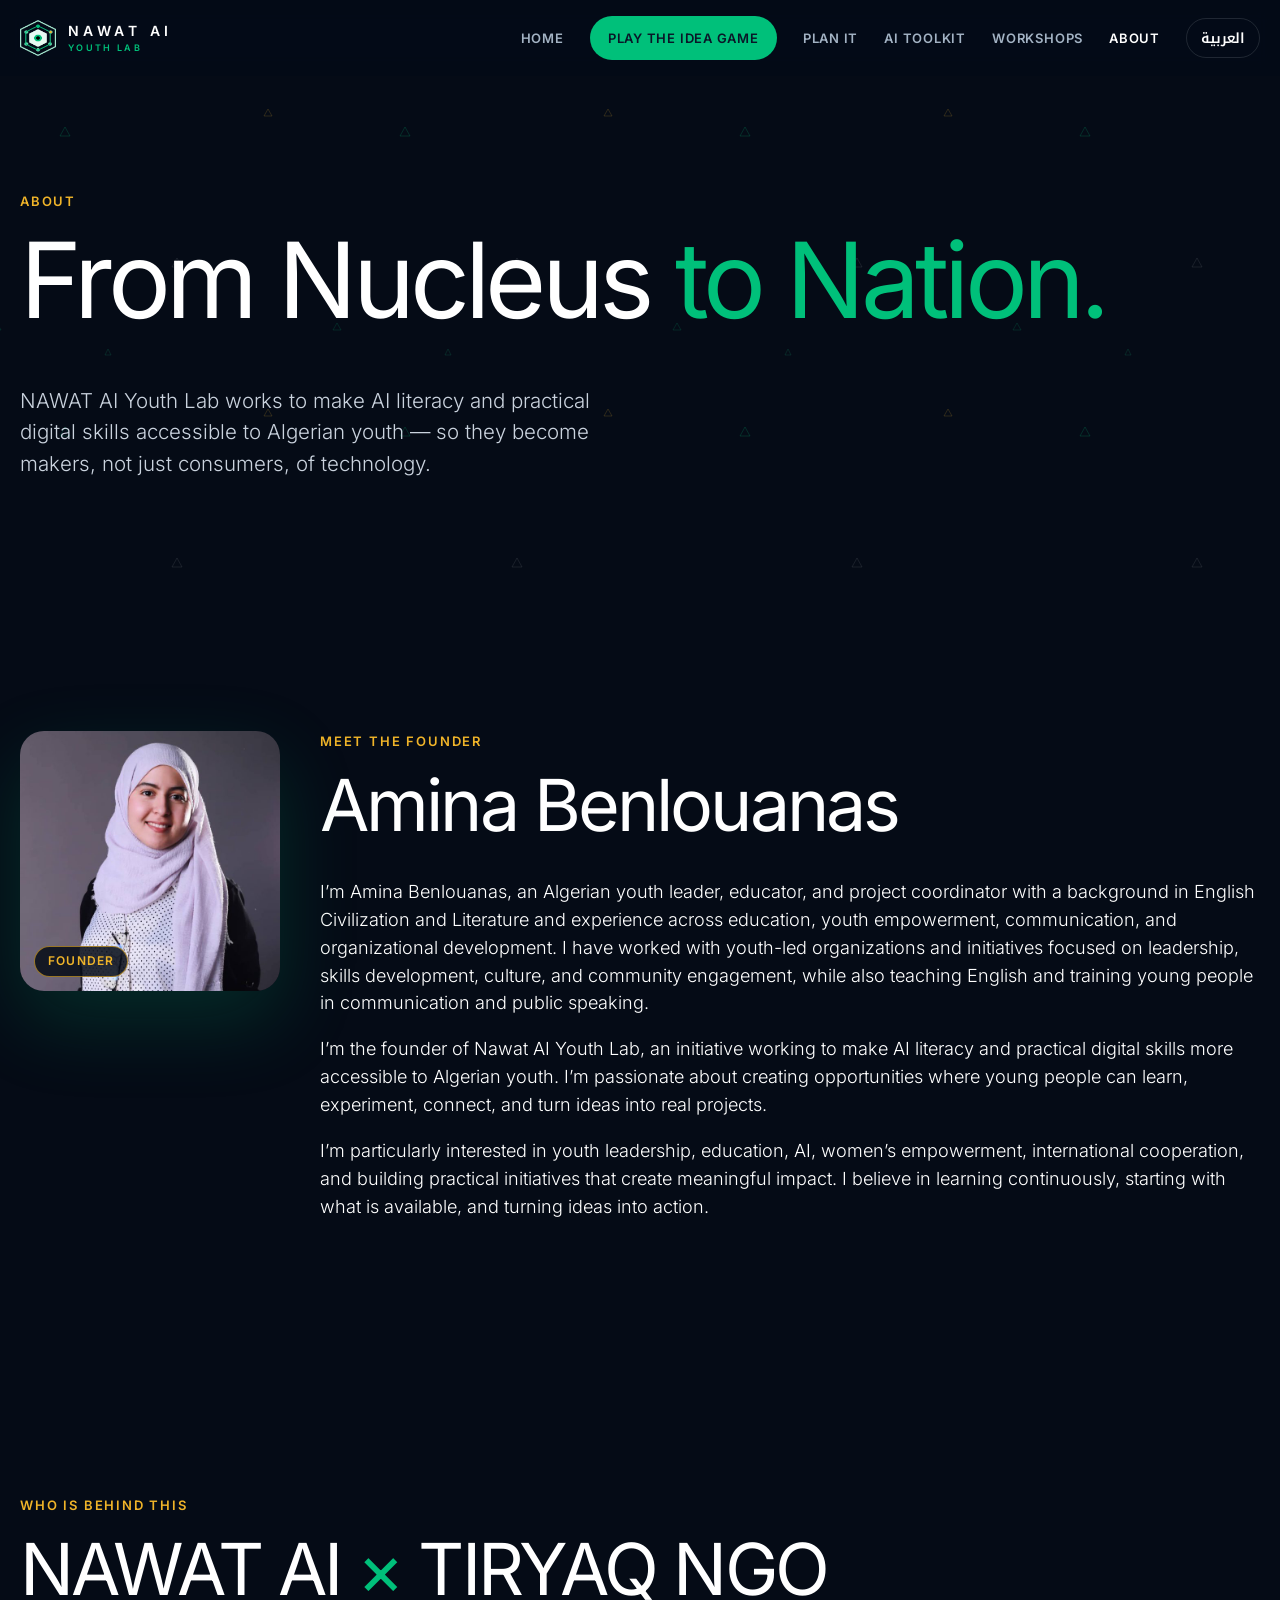
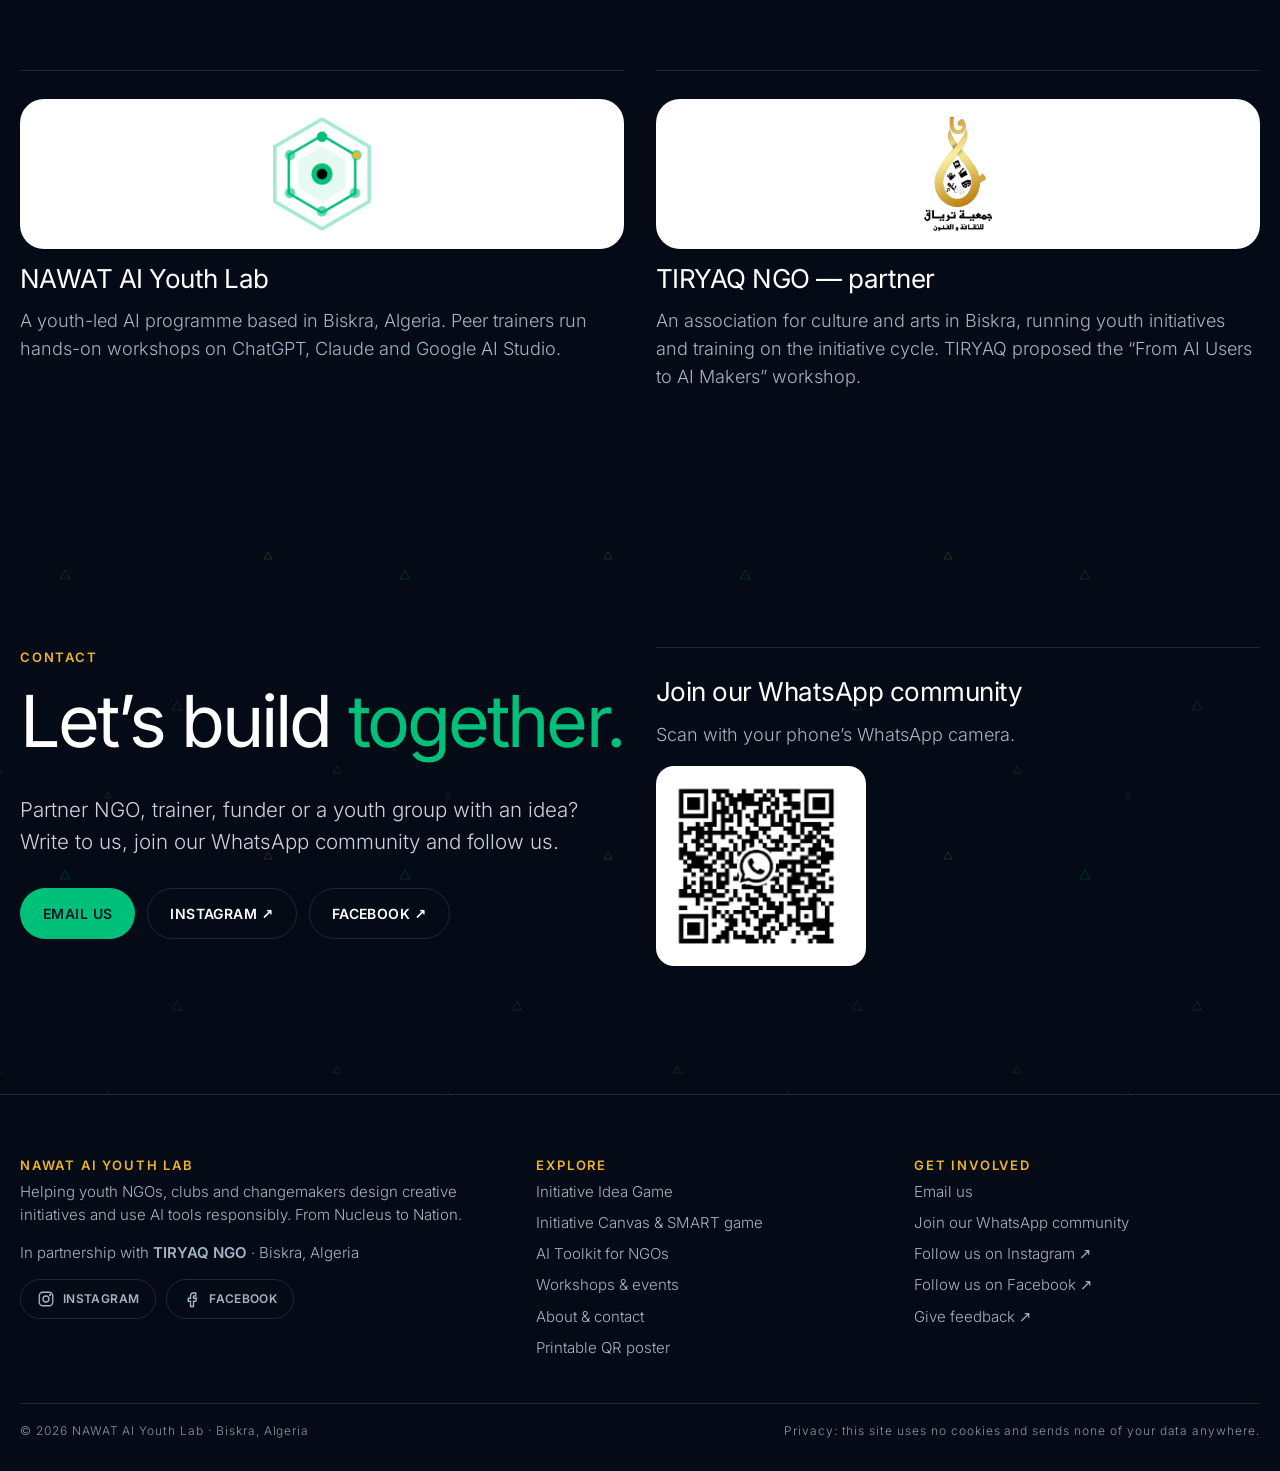
<file: about.html>
<!doctype html>
<html lang="en" dir="ltr">
<head>
  <meta charset="utf-8">
  <meta name="viewport" content="width=device-width, initial-scale=1">
  <meta http-equiv="Content-Security-Policy" content="default-src 'self'; script-src 'self'; style-src 'self'; img-src 'self' data:; font-src 'self'; connect-src 'none'; object-src 'none'; base-uri 'self'; form-action 'none'">
  <meta name="referrer" content="strict-origin-when-cross-origin">
  <title>About & Contact — NAWAT AI Youth Lab</title>
  <meta name="description" content="NAWAT AI Youth Lab makes AI literacy and practical digital skills accessible to Algerian youth. Founded by Amina Benlouanas, in partnership with TIRYAQ NGO.">
  <meta name="theme-color" content="#050B16">
  <link rel="canonical" href="https://benloamina-svg.github.io/nawat-ai-youth-lab/about.html">
  <link rel="alternate" hreflang="en" href="https://benloamina-svg.github.io/nawat-ai-youth-lab/about.html">
  <link rel="alternate" hreflang="ar" href="https://benloamina-svg.github.io/nawat-ai-youth-lab/ar/about.html">
  <meta property="og:type" content="website">
  <meta property="og:site_name" content="NAWAT AI Youth Lab">
  <meta property="og:locale" content="en_US">
  <meta property="og:title" content="About & Contact — NAWAT AI Youth Lab">
  <meta property="og:description" content="NAWAT AI Youth Lab makes AI literacy and practical digital skills accessible to Algerian youth. Founded by Amina Benlouanas, in partnership with TIRYAQ NGO.">
  <meta property="og:url" content="https://benloamina-svg.github.io/nawat-ai-youth-lab/about.html">
  <meta property="og:image" content="https://benloamina-svg.github.io/nawat-ai-youth-lab/assets/img/nawat-logo.png">
  <meta name="twitter:card" content="summary">
  <link rel="icon" type="image/png" href="assets/img/favicon.png">
  <link rel="stylesheet" href="assets/css/styles.css">
</head>
<body>
  <a class="skip-link" href="#main">Skip to content</a>
  <header class="site-header">
    <div class="wrap header-inner">
      <a class="brand" href="index.html" aria-label="NAWAT AI Youth Lab — home">
        <img src="assets/img/nawat-logo.png" alt="" width="40" height="40">
        <span class="brand-text" lang="en">NAWAT AI<small>YOUTH LAB</small></span>
      </a>
      <button class="menu-toggle" id="menuToggle" type="button" aria-expanded="false" aria-controls="siteNav" aria-label="Open navigation">☰</button>
      <nav id="siteNav" class="site-nav" aria-label="Main">
        <a href="index.html">Home</a>
        <a href="initiative-game.html" class="nav-cta">Play the Idea Game</a>
        <a href="planning.html">Plan it</a>
        <a href="ai-toolkit.html">AI Toolkit</a>
        <a href="workshops.html">Workshops</a>
        <a href="about.html">About</a>
        <a class="lang-switch" href="ar/about.html" lang="ar" hreflang="ar" aria-label="Arabic version">العربية</a>
      </nav>
    </div>
  </header>
  <main id="main">
    <section class="hero pattern">
      <div class="wrap">
        <p class="eyebrow">About</p>
        <h1 class="title-xl">From Nucleus <span class="em">to Nation.</span></h1>
        <p class="lede">NAWAT AI Youth Lab works to make AI literacy and practical digital skills accessible to Algerian youth — so they become makers, not just consumers, of technology.</p>
      </div>
    </section>

    <section class="section section-alt" aria-labelledby="founder-title">
      <div class="wrap founder">
        <figure class="founder-photo"><img src="assets/img/amina-benlouanas.jpg" alt="Portrait of Amina Benlouanas, founder of NAWAT AI Youth Lab" width="320" height="320" loading="lazy"><figcaption class="pill gold">Founder</figcaption></figure>
        <div>
          <p class="eyebrow">Meet the founder</p>
          <h2 class="title-lg" id="founder-title">Amina Benlouanas</h2>
          <p>I’m Amina Benlouanas, an Algerian youth leader, educator, and project coordinator with a background in English Civilization and Literature and experience across education, youth empowerment, communication, and organizational development. I have worked with youth-led organizations and initiatives focused on leadership, skills development, culture, and community engagement, while also teaching English and training young people in communication and public speaking.</p>
          <p>I’m the founder of Nawat AI Youth Lab, an initiative working to make AI literacy and practical digital skills more accessible to Algerian youth. I’m passionate about creating opportunities where young people can learn, experiment, connect, and turn ideas into real projects.</p>
          <p>I’m particularly interested in youth leadership, education, AI, women’s empowerment, international cooperation, and building practical initiatives that create meaningful impact. I believe in learning continuously, starting with what is available, and turning ideas into action.</p>
        </div>
      </div>
    </section>

    <section class="section" aria-labelledby="partners-title">
      <div class="wrap">
        <div class="section-head"><p class="eyebrow">Who is behind this</p><h2 class="title-lg" id="partners-title">NAWAT AI <span class="em">×</span> TIRYAQ NGO</h2></div>
        <div class="grid grid-2">
          <div class="card"><div class="logo-tile"><img src="assets/img/nawat-logo.png" alt="NAWAT AI logo" width="114" height="114"></div><h3 class="idea-result-gap">NAWAT AI Youth Lab</h3><p class="muted">A youth-led AI programme based in Biskra, Algeria. Peer trainers run hands-on workshops on ChatGPT, Claude and Google AI Studio.</p></div>
          <div class="card"><div class="logo-tile"><img src="assets/img/tiryaq-logo.png" alt="TIRYAQ NGO for Culture and Arts logo" width="80" height="114"></div><h3 class="idea-result-gap">TIRYAQ NGO — partner</h3><p class="muted">An association for culture and arts in Biskra, running youth initiatives and training on the initiative cycle. TIRYAQ proposed the “From AI Users to AI Makers” workshop.</p></div>
        </div>
      </div>
    </section>

    <section class="section section-alt pattern" id="contact" aria-labelledby="contact-title">
      <div class="wrap grid grid-2">
        <div>
          <p class="eyebrow">Contact</p>
          <h2 class="title-lg" id="contact-title">Let’s build <span class="em">together.</span></h2>
          <p class="lede">Partner NGO, trainer, funder or a youth group with an idea? Write to us, join our WhatsApp community and follow us.</p>
          <div class="actions">
            <a class="button" data-email href="#">Email us</a>
            <a class="button button-outline" data-social="instagram" href="#">Instagram ↗</a>
            <a class="button button-outline" data-social="facebook" href="#">Facebook ↗</a>
          </div>
        </div>
        <div class="card">
          <h3>Join our WhatsApp community</h3>
          <p class="muted">Scan with your phone’s WhatsApp camera.</p>
          <div class="qr-box"><img src="assets/img/whatsapp-qr.png" alt="QR code to join the NAWAT AI WhatsApp community group" width="172" height="172"></div>
        </div>
      </div>
    </section>
  </main>
  <footer class="site-footer">
    <div class="wrap">
      <div class="footer-grid">
        <div>
          <h2>NAWAT AI Youth Lab</h2>
          <p>Helping youth NGOs, clubs and changemakers design creative initiatives and use AI tools responsibly. From Nucleus to Nation.</p>
          <p>In partnership with <strong>TIRYAQ NGO</strong> · Biskra, Algeria</p>
          <div class="social">
            <a class="button button-outline button-small" data-social="instagram" href="#"><svg viewBox="0 0 24 24" aria-hidden="true"><rect x="3" y="3" width="18" height="18" rx="5"/><circle cx="12" cy="12" r="4"/><circle cx="17.5" cy="6.5" r=".6"/></svg> Instagram</a>
            <a class="button button-outline button-small" data-social="facebook" href="#"><svg viewBox="0 0 24 24" aria-hidden="true"><path d="M14 8h3V4h-3a4 4 0 0 0-4 4v3H7v4h3v7h4v-7h3l1-4h-4V8.5a.5.5 0 0 1 .5-.5z"/></svg> Facebook</a>
          </div>
        </div>
        <div>
          <h2>Explore</h2>
          <ul>
            <li><a href="initiative-game.html">Initiative Idea Game</a></li>
            <li><a href="planning.html">Initiative Canvas &amp; SMART game</a></li>
            <li><a href="ai-toolkit.html">AI Toolkit for NGOs</a></li>
            <li><a href="workshops.html">Workshops &amp; events</a></li>
            <li><a href="about.html">About &amp; contact</a></li>
            <li><a href="poster.html">Printable QR poster</a></li>
          </ul>
        </div>
        <div>
          <h2>Get involved</h2>
          <ul>
            <li><a data-email href="about.html#contact">Email us</a></li>
            <li><a href="about.html#contact">Join our WhatsApp community</a></li>
            <li><a data-social="instagram" href="#">Follow us on Instagram ↗</a></li>
            <li><a data-social="facebook" href="#">Follow us on Facebook ↗</a></li>
            <li><a data-form="feedback" href="#">Give feedback ↗</a></li>
          </ul>
        </div>
      </div>
      <div class="footer-bottom">
        <span>© <span data-year>2026</span> NAWAT AI Youth Lab · Biskra, Algeria</span>
        <span>Privacy: this site uses no cookies and sends none of your data anywhere.</span>
      </div>
    </div>
  </footer>
  <script src="assets/js/config.js"></script>
  <script src="assets/js/i18n.js"></script>
  <script src="assets/js/main.js"></script>
</body>
</html>
</file>
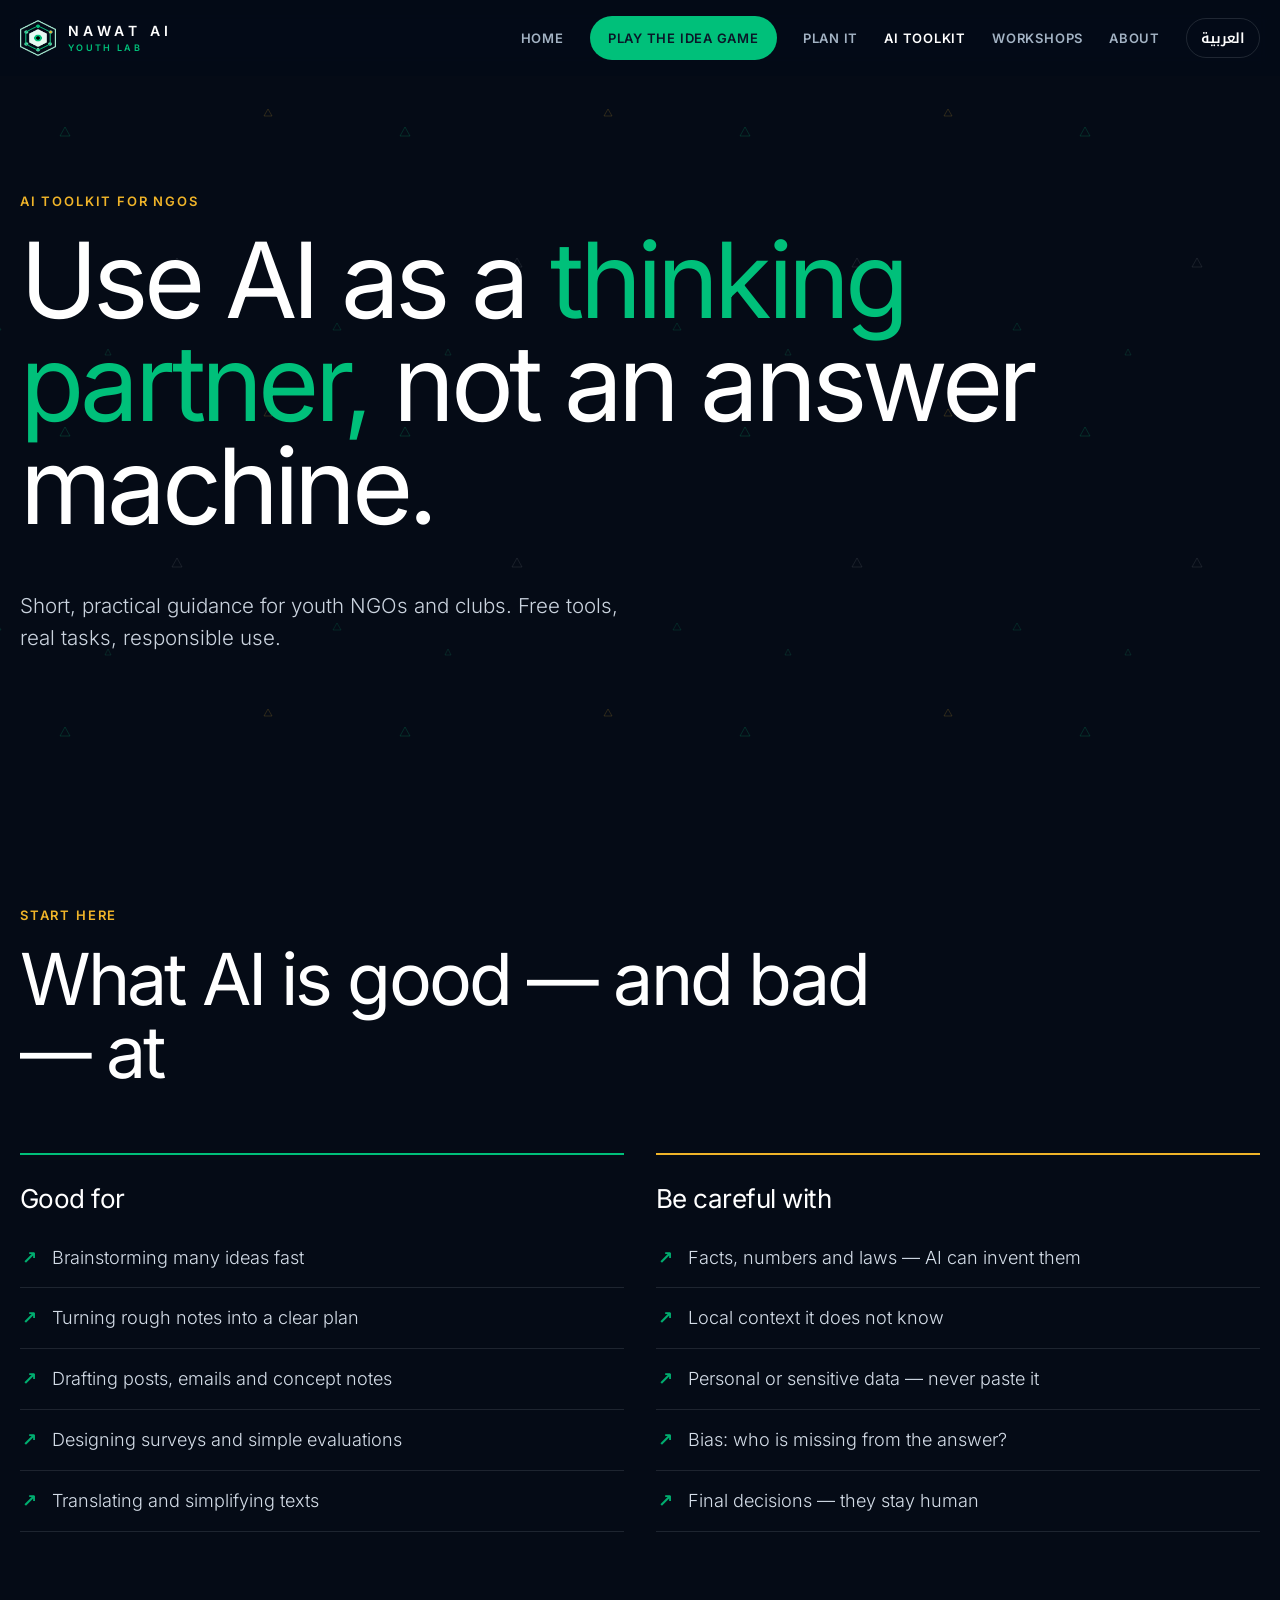
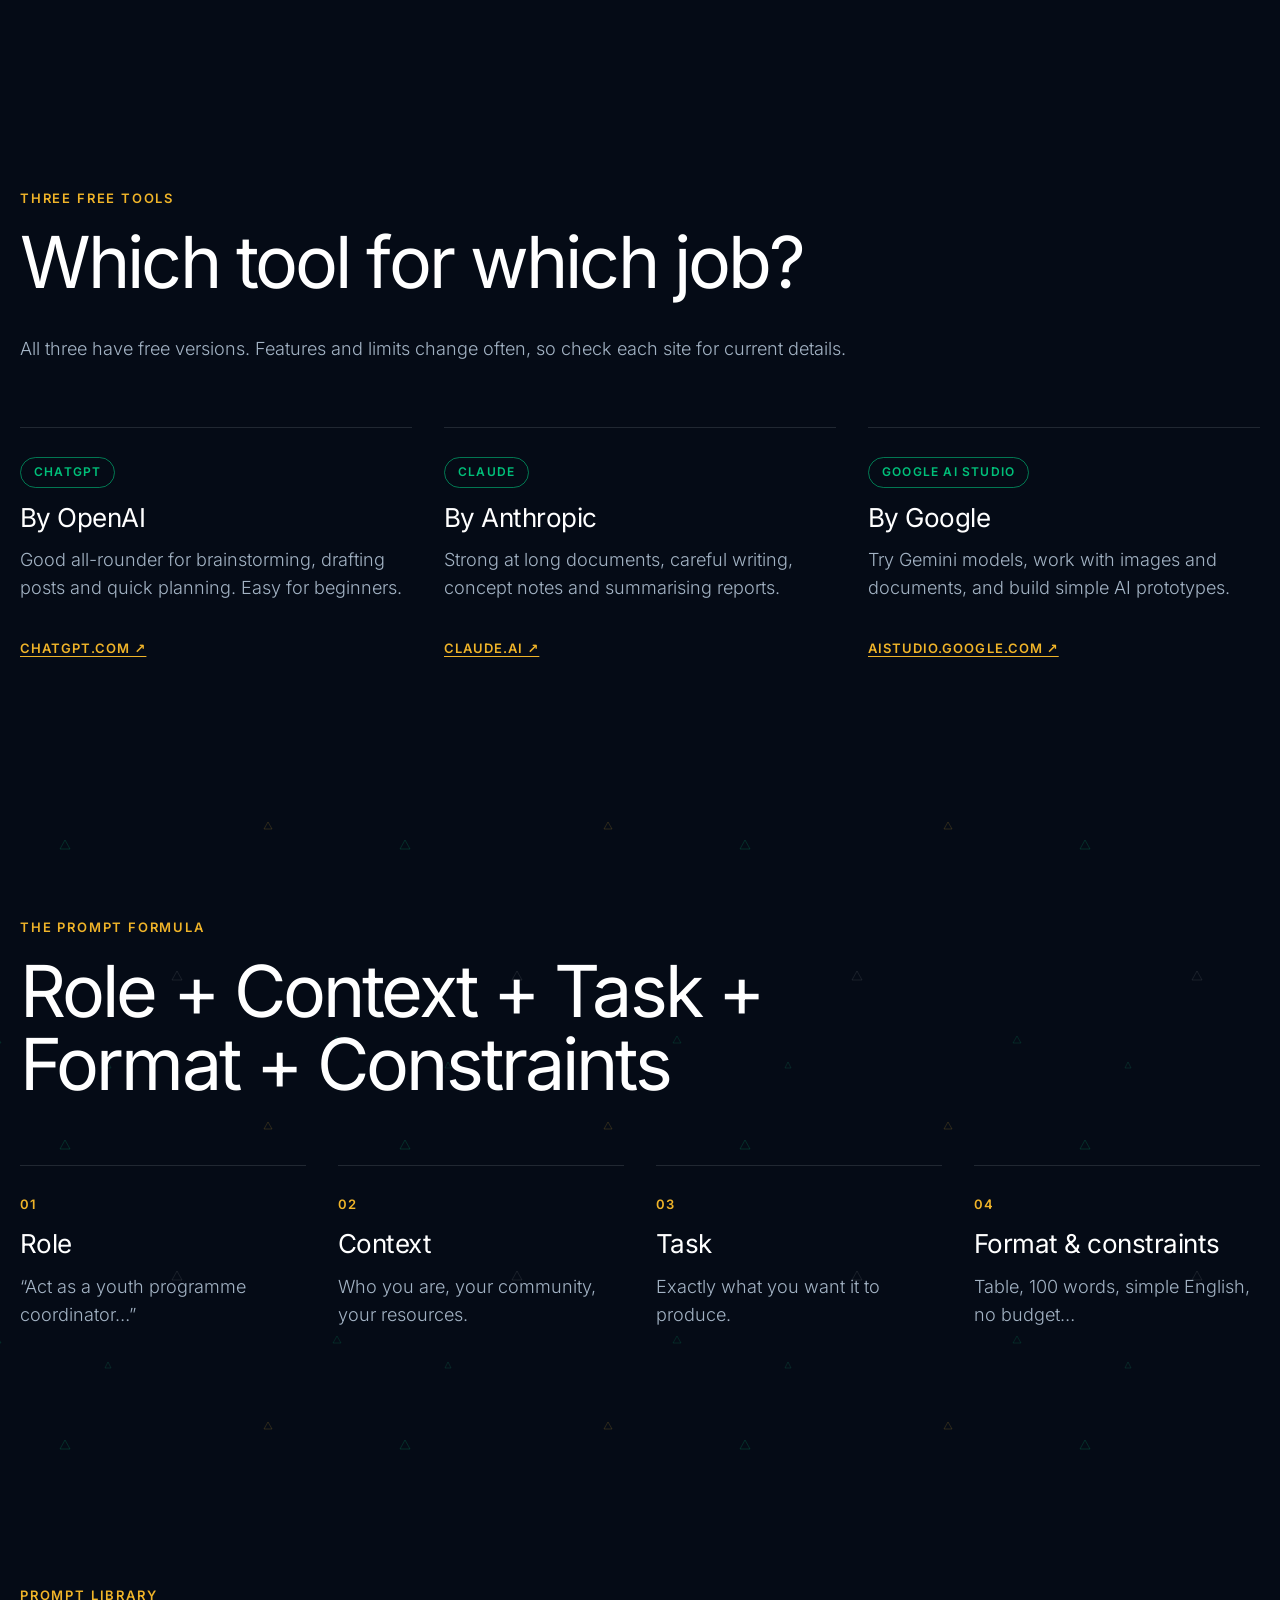
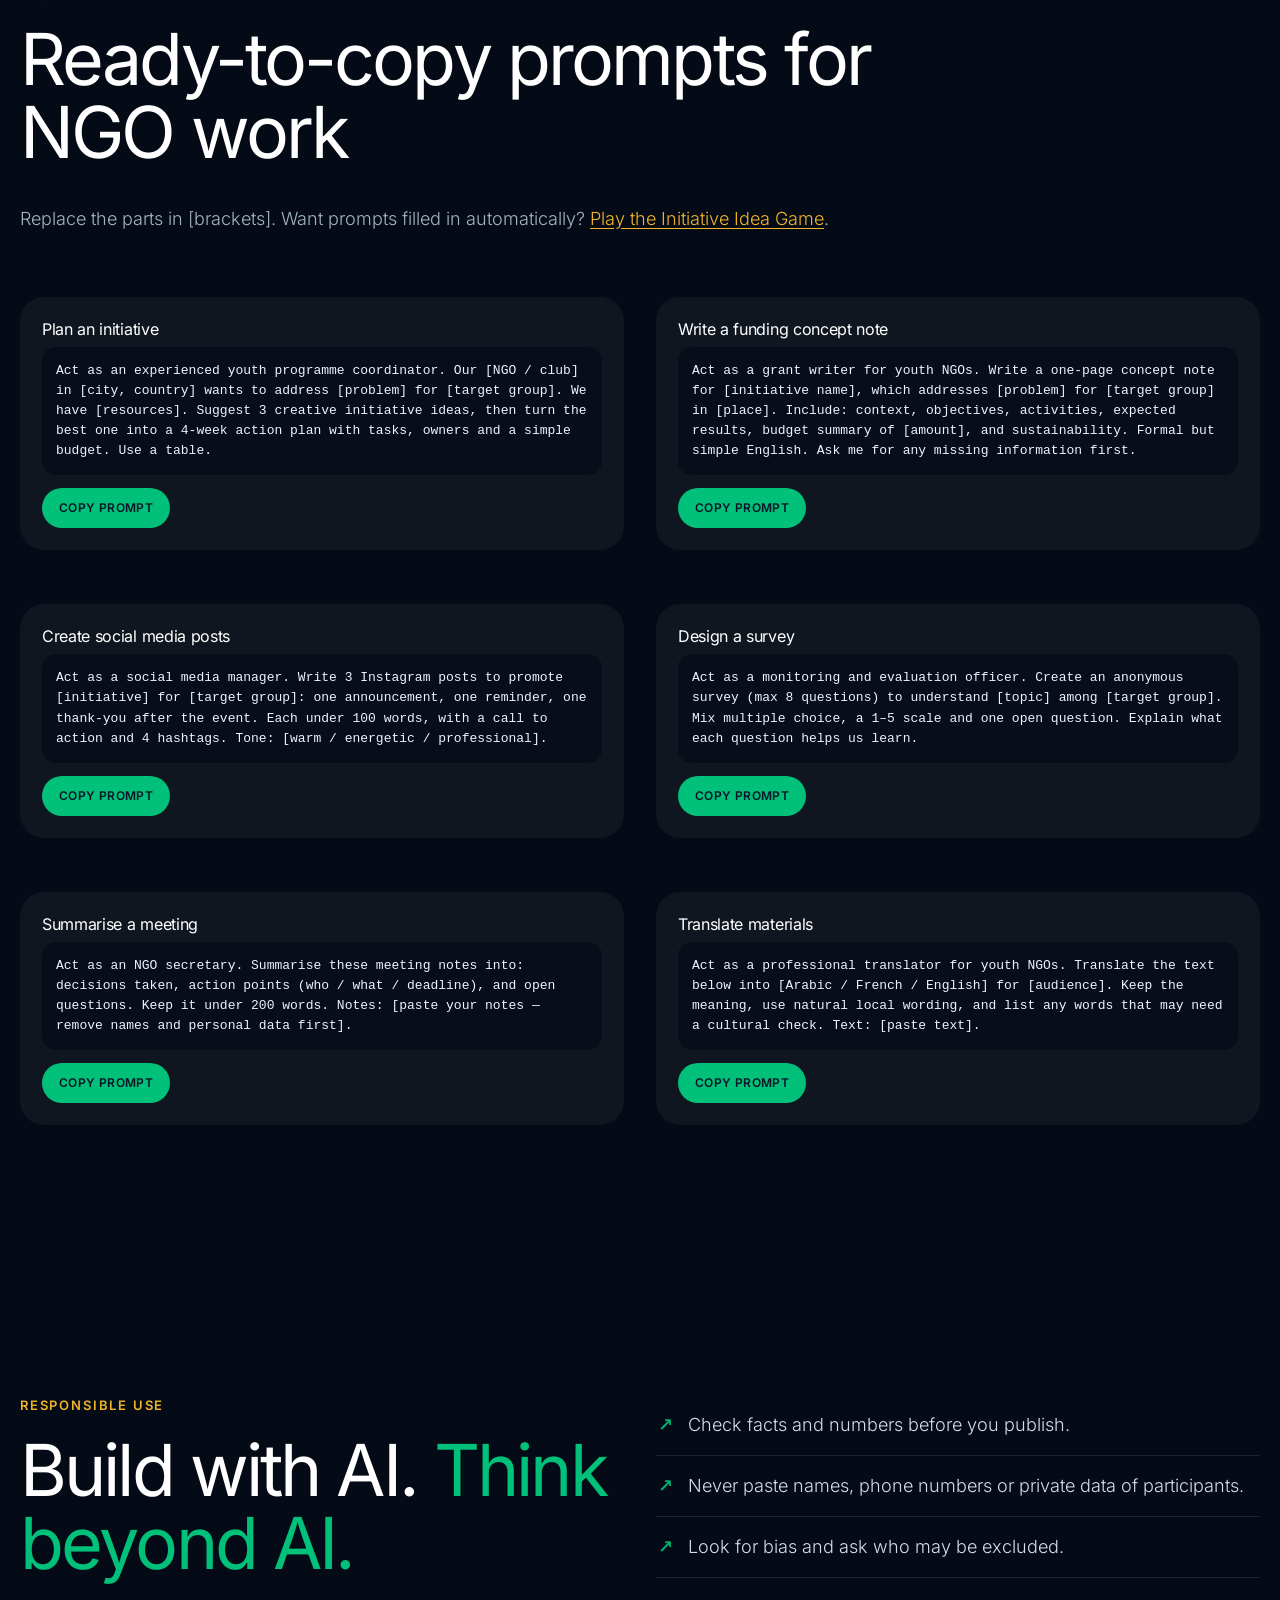
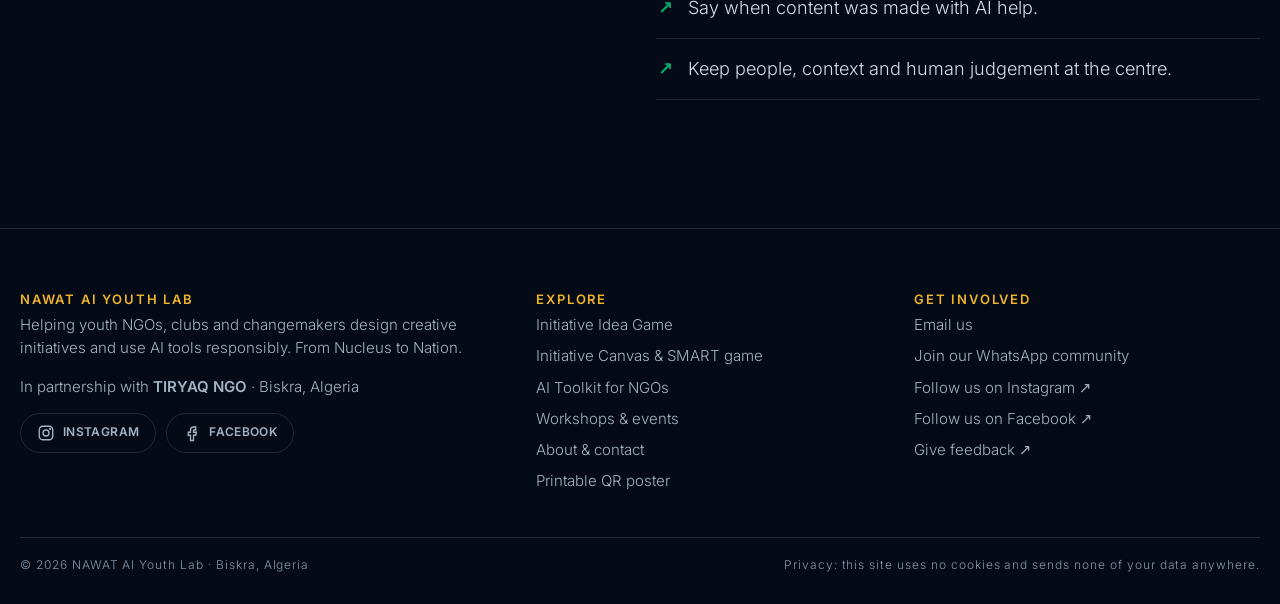
<file: ai-toolkit.html>
<!doctype html>
<html lang="en" dir="ltr">
<head>
  <meta charset="utf-8">
  <meta name="viewport" content="width=device-width, initial-scale=1">
  <meta http-equiv="Content-Security-Policy" content="default-src 'self'; script-src 'self'; style-src 'self'; img-src 'self' data:; font-src 'self'; connect-src 'none'; object-src 'none'; base-uri 'self'; form-action 'none'">
  <meta name="referrer" content="strict-origin-when-cross-origin">
  <title>AI Toolkit for NGOs — NAWAT AI Youth Lab</title>
  <meta name="description" content="Practical AI literacy for youth NGOs: what AI is good and bad at, guides to ChatGPT, Claude and Google AI Studio, a prompt formula and ready-to-copy prompts.">
  <meta name="theme-color" content="#050B16">
  <link rel="canonical" href="https://benloamina-svg.github.io/nawat-ai-youth-lab/ai-toolkit.html">
  <link rel="alternate" hreflang="en" href="https://benloamina-svg.github.io/nawat-ai-youth-lab/ai-toolkit.html">
  <link rel="alternate" hreflang="ar" href="https://benloamina-svg.github.io/nawat-ai-youth-lab/ar/ai-toolkit.html">
  <meta property="og:type" content="website">
  <meta property="og:site_name" content="NAWAT AI Youth Lab">
  <meta property="og:locale" content="en_US">
  <meta property="og:title" content="AI Toolkit for NGOs — NAWAT AI Youth Lab">
  <meta property="og:description" content="Practical AI literacy for youth NGOs: what AI is good and bad at, guides to ChatGPT, Claude and Google AI Studio, a prompt formula and ready-to-copy prompts.">
  <meta property="og:url" content="https://benloamina-svg.github.io/nawat-ai-youth-lab/ai-toolkit.html">
  <meta property="og:image" content="https://benloamina-svg.github.io/nawat-ai-youth-lab/assets/img/nawat-logo.png">
  <meta name="twitter:card" content="summary">
  <link rel="icon" type="image/png" href="assets/img/favicon.png">
  <link rel="stylesheet" href="assets/css/styles.css">
</head>
<body>
  <a class="skip-link" href="#main">Skip to content</a>
  <header class="site-header">
    <div class="wrap header-inner">
      <a class="brand" href="index.html" aria-label="NAWAT AI Youth Lab — home">
        <img src="assets/img/nawat-logo.png" alt="" width="40" height="40">
        <span class="brand-text" lang="en">NAWAT AI<small>YOUTH LAB</small></span>
      </a>
      <button class="menu-toggle" id="menuToggle" type="button" aria-expanded="false" aria-controls="siteNav" aria-label="Open navigation">☰</button>
      <nav id="siteNav" class="site-nav" aria-label="Main">
        <a href="index.html">Home</a>
        <a href="initiative-game.html" class="nav-cta">Play the Idea Game</a>
        <a href="planning.html">Plan it</a>
        <a href="ai-toolkit.html">AI Toolkit</a>
        <a href="workshops.html">Workshops</a>
        <a href="about.html">About</a>
        <a class="lang-switch" href="ar/ai-toolkit.html" lang="ar" hreflang="ar" aria-label="Arabic version">العربية</a>
      </nav>
    </div>
  </header>
  <main id="main">
    <section class="hero pattern">
      <div class="wrap">
        <p class="eyebrow">AI Toolkit for NGOs</p>
        <h1 class="title-xl">Use AI as a <span class="em">thinking partner,</span> not an answer machine.</h1>
        <p class="lede">Short, practical guidance for youth NGOs and clubs. Free tools, real tasks, responsible use.</p>
      </div>
    </section>

    <section class="section section-alt" aria-labelledby="good-bad">
      <div class="wrap">
        <div class="section-head"><p class="eyebrow">Start here</p><h2 class="title-lg" id="good-bad">What AI is good — and bad — at</h2></div>
        <div class="grid grid-2">
          <div class="card accent"><h3>Good for</h3><ul class="check-list">
            <li>Brainstorming many ideas fast</li><li>Turning rough notes into a clear plan</li>
            <li>Drafting posts, emails and concept notes</li><li>Designing surveys and simple evaluations</li>
            <li>Translating and simplifying texts</li></ul></div>
          <div class="card accent-gold"><h3>Be careful with</h3><ul class="check-list">
            <li>Facts, numbers and laws — AI can invent them</li><li>Local context it does not know</li>
            <li>Personal or sensitive data — never paste it</li><li>Bias: who is missing from the answer?</li>
            <li>Final decisions — they stay human</li></ul></div>
        </div>
      </div>
    </section>

    <section class="section" aria-labelledby="tools-title">
      <div class="wrap">
        <div class="section-head"><p class="eyebrow">Three free tools</p><h2 class="title-lg" id="tools-title">Which tool for which job?</h2>
          <p class="muted">All three have free versions. Features and limits change often, so check each site for current details.</p></div>
        <div class="grid grid-3">
          <div class="card"><span class="pill">ChatGPT</span><h3 class="idea-result-gap">By OpenAI</h3><p class="muted">Good all-rounder for brainstorming, drafting posts and quick planning. Easy for beginners.</p><a class="card-link" href="https://chatgpt.com" target="_blank" rel="noopener noreferrer">chatgpt.com ↗</a></div>
          <div class="card"><span class="pill">Claude</span><h3 class="idea-result-gap">By Anthropic</h3><p class="muted">Strong at long documents, careful writing, concept notes and summarising reports.</p><a class="card-link" href="https://claude.ai" target="_blank" rel="noopener noreferrer">claude.ai ↗</a></div>
          <div class="card"><span class="pill">Google AI Studio</span><h3 class="idea-result-gap">By Google</h3><p class="muted">Try Gemini models, work with images and documents, and build simple AI prototypes.</p><a class="card-link" href="https://aistudio.google.com" target="_blank" rel="noopener noreferrer">aistudio.google.com ↗</a></div>
        </div>
      </div>
    </section>

    <section class="section section-alt pattern" aria-labelledby="formula-title">
      <div class="wrap">
        <div class="section-head"><p class="eyebrow">The prompt formula</p><h2 class="title-lg" id="formula-title">Role + Context + Task + Format + Constraints</h2></div>
        <div class="grid grid-4 steps-row">
          <div class="card"><h3>Role</h3><p class="muted">“Act as a youth programme coordinator…”</p></div>
          <div class="card"><h3>Context</h3><p class="muted">Who you are, your community, your resources.</p></div>
          <div class="card"><h3>Task</h3><p class="muted">Exactly what you want it to produce.</p></div>
          <div class="card"><h3>Format &amp; constraints</h3><p class="muted">Table, 100 words, simple English, no budget…</p></div>
        </div>
      </div>
    </section>

    <section class="section" aria-labelledby="library-title">
      <div class="wrap">
        <div class="section-head"><p class="eyebrow">Prompt library</p><h2 class="title-lg" id="library-title">Ready-to-copy prompts for NGO work</h2>
          <p class="muted">Replace the parts in [brackets]. Want prompts filled in automatically? <a href="initiative-game.html">Play the Initiative Idea Game</a>.</p></div>
        <div class="grid grid-2">
          <article class="prompt-card">
            <h3 class="h4">Plan an initiative</h3>
            <p class="prompt-text" id="p-plan">Act as an experienced youth programme coordinator. Our [NGO / club] in [city, country] wants to address [problem] for [target group]. We have [resources]. Suggest 3 creative initiative ideas, then turn the best one into a 4-week action plan with tasks, owners and a simple budget. Use a table.</p>
            <button class="button button-small" type="button" data-copy="p-plan">Copy prompt</button>
          </article>
          <article class="prompt-card">
            <h3 class="h4">Write a funding concept note</h3>
            <p class="prompt-text" id="p-concept">Act as a grant writer for youth NGOs. Write a one-page concept note for [initiative name], which addresses [problem] for [target group] in [place]. Include: context, objectives, activities, expected results, budget summary of [amount], and sustainability. Formal but simple English. Ask me for any missing information first.</p>
            <button class="button button-small" type="button" data-copy="p-concept">Copy prompt</button>
          </article>
          <article class="prompt-card">
            <h3 class="h4">Create social media posts</h3>
            <p class="prompt-text" id="p-social">Act as a social media manager. Write 3 Instagram posts to promote [initiative] for [target group]: one announcement, one reminder, one thank-you after the event. Each under 100 words, with a call to action and 4 hashtags. Tone: [warm / energetic / professional].</p>
            <button class="button button-small" type="button" data-copy="p-social">Copy prompt</button>
          </article>
          <article class="prompt-card">
            <h3 class="h4">Design a survey</h3>
            <p class="prompt-text" id="p-survey">Act as a monitoring and evaluation officer. Create an anonymous survey (max 8 questions) to understand [topic] among [target group]. Mix multiple choice, a 1–5 scale and one open question. Explain what each question helps us learn.</p>
            <button class="button button-small" type="button" data-copy="p-survey">Copy prompt</button>
          </article>
          <article class="prompt-card">
            <h3 class="h4">Summarise a meeting</h3>
            <p class="prompt-text" id="p-minutes">Act as an NGO secretary. Summarise these meeting notes into: decisions taken, action points (who / what / deadline), and open questions. Keep it under 200 words. Notes: [paste your notes — remove names and personal data first].</p>
            <button class="button button-small" type="button" data-copy="p-minutes">Copy prompt</button>
          </article>
          <article class="prompt-card">
            <h3 class="h4">Translate materials</h3>
            <p class="prompt-text" id="p-translate">Act as a professional translator for youth NGOs. Translate the text below into [Arabic / French / English] for [audience]. Keep the meaning, use natural local wording, and list any words that may need a cultural check. Text: [paste text].</p>
            <button class="button button-small" type="button" data-copy="p-translate">Copy prompt</button>
          </article>
        </div>
      </div>
    </section>

    <section class="section section-alt" aria-labelledby="resp-title">
      <div class="wrap grid grid-2">
        <div><p class="eyebrow">Responsible use</p><h2 class="title-lg" id="resp-title">Build with AI. <span class="em">Think beyond AI.</span></h2></div>
        <ul class="check-list">
          <li>Check facts and numbers before you publish.</li>
          <li>Never paste names, phone numbers or private data of participants.</li>
          <li>Look for bias and ask who may be excluded.</li>
          <li>Say when content was made with AI help.</li>
          <li>Keep people, context and human judgement at the centre.</li>
        </ul>
      </div>
    </section>
  </main>
  <footer class="site-footer">
    <div class="wrap">
      <div class="footer-grid">
        <div>
          <h2>NAWAT AI Youth Lab</h2>
          <p>Helping youth NGOs, clubs and changemakers design creative initiatives and use AI tools responsibly. From Nucleus to Nation.</p>
          <p>In partnership with <strong>TIRYAQ NGO</strong> · Biskra, Algeria</p>
          <div class="social">
            <a class="button button-outline button-small" data-social="instagram" href="#"><svg viewBox="0 0 24 24" aria-hidden="true"><rect x="3" y="3" width="18" height="18" rx="5"/><circle cx="12" cy="12" r="4"/><circle cx="17.5" cy="6.5" r=".6"/></svg> Instagram</a>
            <a class="button button-outline button-small" data-social="facebook" href="#"><svg viewBox="0 0 24 24" aria-hidden="true"><path d="M14 8h3V4h-3a4 4 0 0 0-4 4v3H7v4h3v7h4v-7h3l1-4h-4V8.5a.5.5 0 0 1 .5-.5z"/></svg> Facebook</a>
          </div>
        </div>
        <div>
          <h2>Explore</h2>
          <ul>
            <li><a href="initiative-game.html">Initiative Idea Game</a></li>
            <li><a href="planning.html">Initiative Canvas &amp; SMART game</a></li>
            <li><a href="ai-toolkit.html">AI Toolkit for NGOs</a></li>
            <li><a href="workshops.html">Workshops &amp; events</a></li>
            <li><a href="about.html">About &amp; contact</a></li>
            <li><a href="poster.html">Printable QR poster</a></li>
          </ul>
        </div>
        <div>
          <h2>Get involved</h2>
          <ul>
            <li><a data-email href="about.html#contact">Email us</a></li>
            <li><a href="about.html#contact">Join our WhatsApp community</a></li>
            <li><a data-social="instagram" href="#">Follow us on Instagram ↗</a></li>
            <li><a data-social="facebook" href="#">Follow us on Facebook ↗</a></li>
            <li><a data-form="feedback" href="#">Give feedback ↗</a></li>
          </ul>
        </div>
      </div>
      <div class="footer-bottom">
        <span>© <span data-year>2026</span> NAWAT AI Youth Lab · Biskra, Algeria</span>
        <span>Privacy: this site uses no cookies and sends none of your data anywhere.</span>
      </div>
    </div>
  </footer>
  <script src="assets/js/config.js"></script>
  <script src="assets/js/i18n.js"></script>
  <script src="assets/js/main.js"></script>
</body>
</html>
</file>
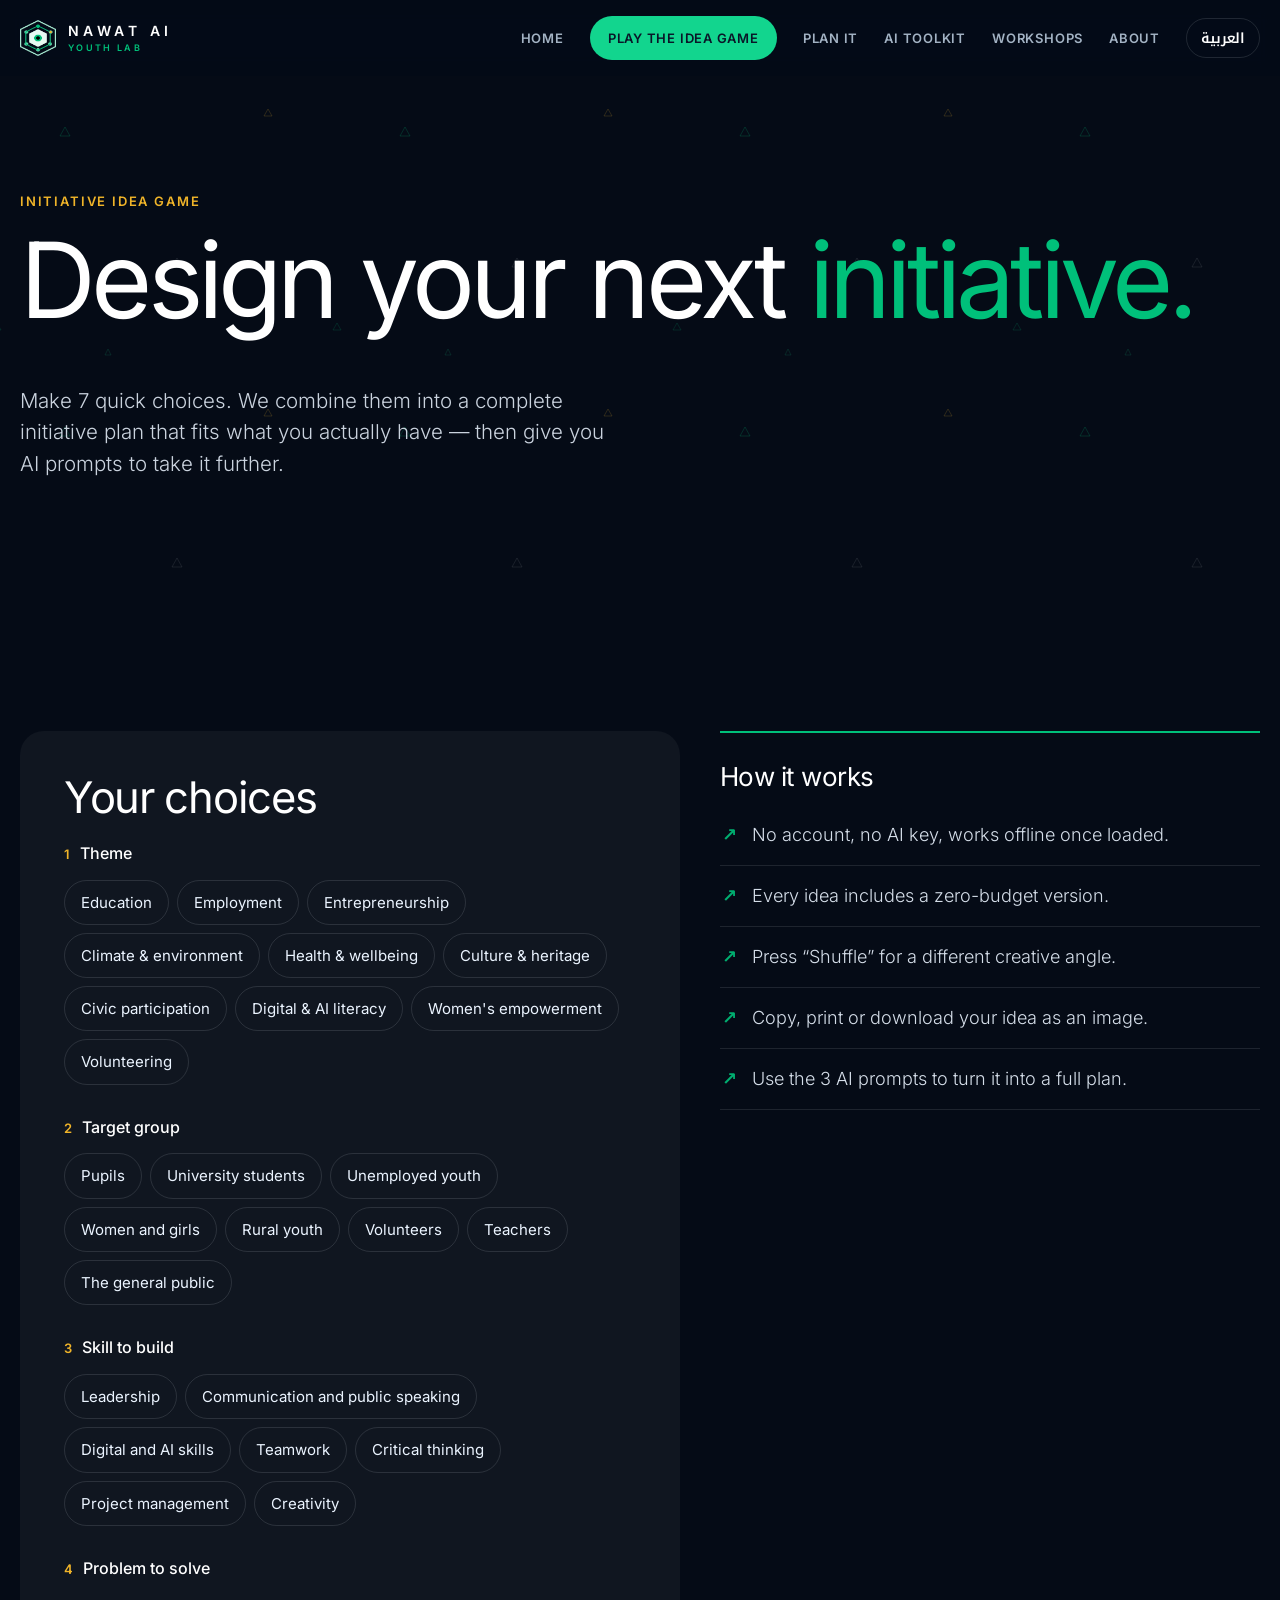
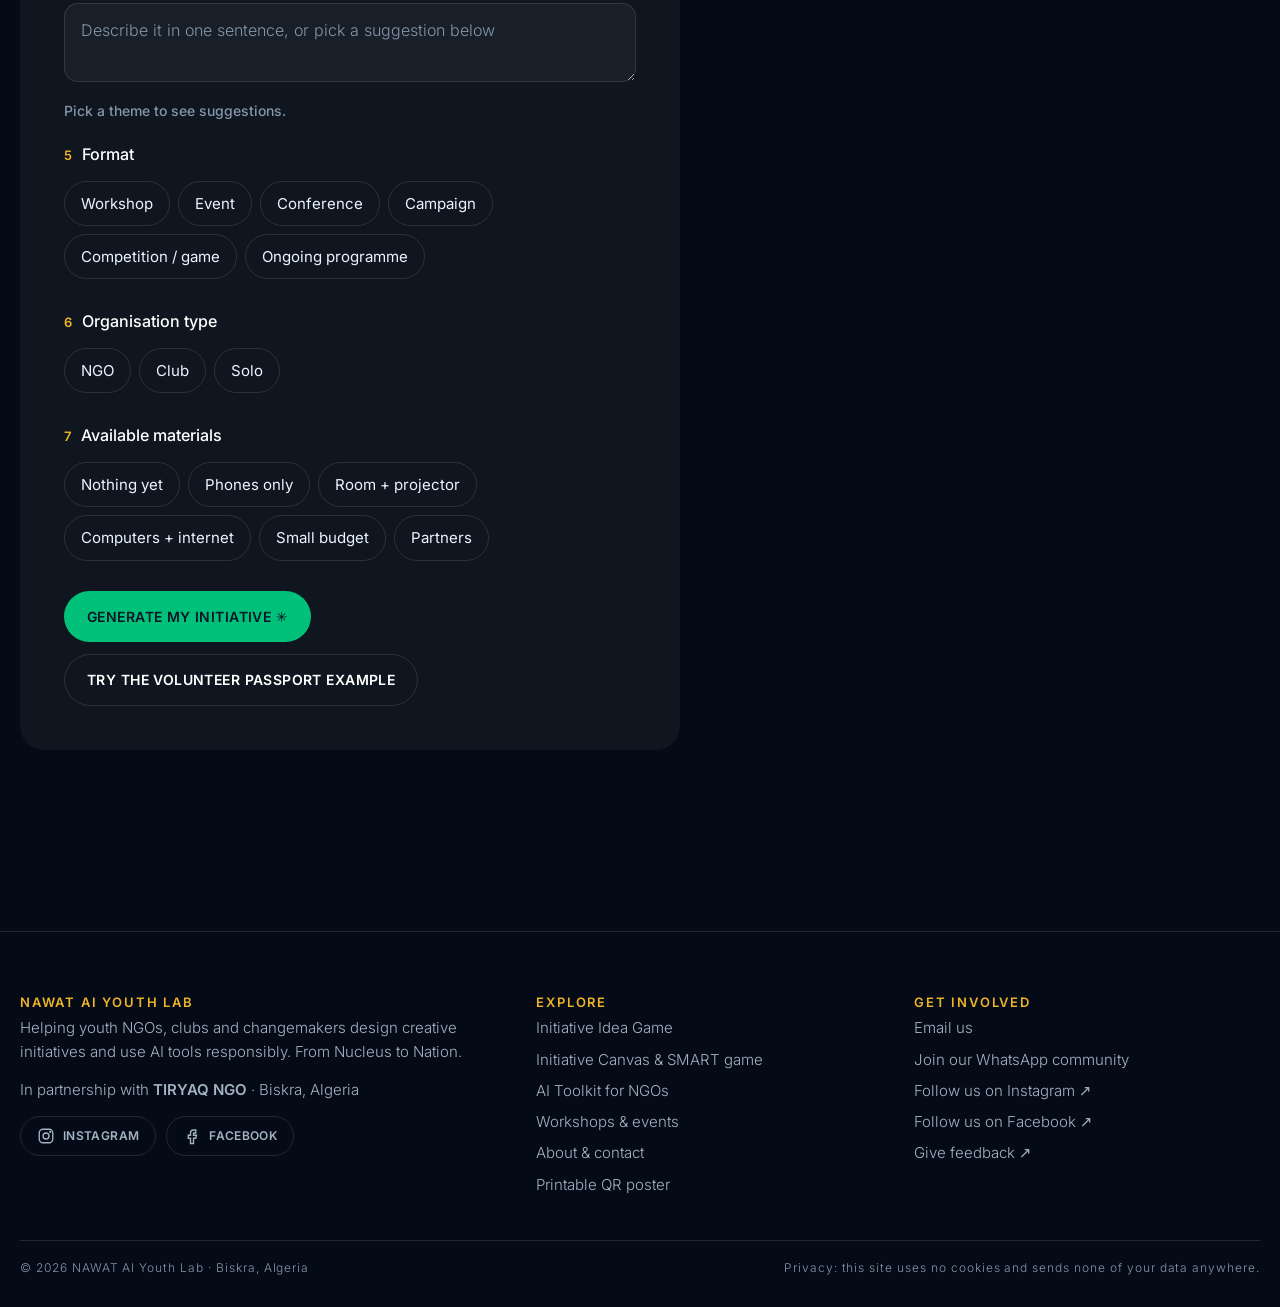
<file: initiative-game.html>
<!doctype html>
<html lang="en" dir="ltr">
<head>
  <meta charset="utf-8">
  <meta name="viewport" content="width=device-width, initial-scale=1">
  <meta http-equiv="Content-Security-Policy" content="default-src 'self'; script-src 'self'; style-src 'self'; img-src 'self' data:; font-src 'self'; connect-src 'none'; object-src 'none'; base-uri 'self'; form-action 'none'">
  <meta name="referrer" content="strict-origin-when-cross-origin">
  <title>Initiative Idea Game — NAWAT AI Youth Lab</title>
  <meta name="description" content="Choose your theme, target group, skills, format and materials. Get a complete, realistic youth initiative with a zero-budget option and AI prompts.">
  <meta name="theme-color" content="#050B16">
  <link rel="canonical" href="https://benloamina-svg.github.io/nawat-ai-youth-lab/initiative-game.html">
  <link rel="alternate" hreflang="en" href="https://benloamina-svg.github.io/nawat-ai-youth-lab/initiative-game.html">
  <link rel="alternate" hreflang="ar" href="https://benloamina-svg.github.io/nawat-ai-youth-lab/ar/initiative-game.html">
  <meta property="og:type" content="website">
  <meta property="og:site_name" content="NAWAT AI Youth Lab">
  <meta property="og:locale" content="en_US">
  <meta property="og:title" content="Initiative Idea Game — NAWAT AI Youth Lab">
  <meta property="og:description" content="Choose your theme, target group, skills, format and materials. Get a complete, realistic youth initiative with a zero-budget option and AI prompts.">
  <meta property="og:url" content="https://benloamina-svg.github.io/nawat-ai-youth-lab/initiative-game.html">
  <meta property="og:image" content="https://benloamina-svg.github.io/nawat-ai-youth-lab/assets/img/nawat-logo.png">
  <meta name="twitter:card" content="summary">
  <link rel="icon" type="image/png" href="assets/img/favicon.png">
  <link rel="stylesheet" href="assets/css/styles.css">
</head>
<body>
  <a class="skip-link" href="#main">Skip to content</a>
  <header class="site-header">
    <div class="wrap header-inner">
      <a class="brand" href="index.html" aria-label="NAWAT AI Youth Lab — home">
        <img src="assets/img/nawat-logo.png" alt="" width="40" height="40">
        <span class="brand-text" lang="en">NAWAT AI<small>YOUTH LAB</small></span>
      </a>
      <button class="menu-toggle" id="menuToggle" type="button" aria-expanded="false" aria-controls="siteNav" aria-label="Open navigation">☰</button>
      <nav id="siteNav" class="site-nav" aria-label="Main">
        <a href="index.html">Home</a>
        <a href="initiative-game.html" class="nav-cta">Play the Idea Game</a>
        <a href="planning.html">Plan it</a>
        <a href="ai-toolkit.html">AI Toolkit</a>
        <a href="workshops.html">Workshops</a>
        <a href="about.html">About</a>
        <a class="lang-switch" href="ar/initiative-game.html" lang="ar" hreflang="ar" aria-label="Arabic version">العربية</a>
      </nav>
    </div>
  </header>
  <main id="main">
    <section class="hero pattern print-hide">
      <div class="wrap">
        <p class="eyebrow">Initiative Idea Game</p>
        <h1 class="title-xl">Design your next <span class="em">initiative.</span></h1>
        <p class="lede">Make 7 quick choices. We combine them into a complete initiative plan that fits what you actually have — then give you AI prompts to take it further.</p>
      </div>
    </section>

    <section class="section section-alt print-hide" id="play" aria-labelledby="play-title">
      <div class="wrap game-layout">
        <form id="gameForm" class="panel" novalidate>
          <h2 class="title-lg" id="play-title">Your choices</h2>
          <fieldset><legend><span>1</span>Theme</legend><div class="chips" id="themeChips"></div></fieldset>
          <fieldset><legend><span>2</span>Target group</legend><div class="chips" id="targetChips"></div></fieldset>
          <fieldset><legend><span>3</span>Skill to build</legend><div class="chips" id="skillChips"></div></fieldset>
          <div class="field">
            <label for="problem" class="label"><span>4</span>Problem to solve</label>
            <textarea dir="auto" id="problem" rows="2" maxlength="200" placeholder="Describe it in one sentence, or pick a suggestion below"></textarea>
            <div class="suggestions" id="problemSuggestions" aria-label="Problem suggestions"></div>
          </div>
          <fieldset><legend><span>5</span>Format</legend><div class="chips" id="formatChips"></div></fieldset>
          <fieldset><legend><span>6</span>Organisation type</legend><div class="chips" id="orgChips"></div></fieldset>
          <fieldset><legend><span>7</span>Available materials</legend><div class="chips" id="materialChips"></div></fieldset>
          <div class="actions">
            <button class="button" type="submit">Generate my initiative ✳</button>
            <button class="button button-outline" type="button" id="exampleIdea">Try the Volunteer Passport example</button>
          </div>
        </form>
        <aside class="game-aside">
          <div class="card accent">
            <h3>How it works</h3>
            <ul class="check-list">
              <li>No account, no AI key, works offline once loaded.</li>
              <li>Every idea includes a zero-budget version.</li>
              <li>Press “Shuffle” for a different creative angle.</li>
              <li>Copy, print or download your idea as an image.</li>
              <li>Use the 3 AI prompts to turn it into a full plan.</li>
            </ul>
          </div>
        </aside>
      </div>
    </section>

    <p class="wrap status print-hide" id="gameStatus" role="status" aria-live="polite"></p>

    <section class="section" id="ideaResult" hidden aria-labelledby="result-title">
      <div class="wrap">
        <h2 class="title-lg print-hide" id="result-title">Your <span class="em">initiative card</span></h2>
        <div class="actions print-hide">
          <button class="button" type="button" id="shuffleIdea">Shuffle another idea ↻</button>
          <button class="button button-outline" type="button" id="copyIdea">Copy</button>
          <button class="button button-outline" type="button" id="printIdea">Print</button>
          <button class="button button-outline" type="button" id="imageIdea">Download as image</button>
          <button class="button button-outline" type="button" id="newIdea">Start over</button>
          <a class="button button-outline" href="planning.html?from=game#canvas">Plan it on the Initiative Canvas →</a>
        </div>
        <article class="idea-card idea-result" id="ideaCard" tabindex="-1" aria-label="Generated initiative"></article>
        <div class="print-hide">
          <h2 class="title-lg idea-result">Develop it <span class="em">with AI</span></h2>
          <p class="lede">Copy a prompt into ChatGPT, Claude or Google AI Studio. Always check the answer: AI is a thinking partner, not the final word.</p>
          <div id="promptList"></div>
          <p class="muted">Want to improve your prompts? Read the <a href="ai-toolkit.html">AI Toolkit for NGOs</a>.</p>
        </div>
      </div>
    </section>
  </main>
  <footer class="site-footer">
    <div class="wrap">
      <div class="footer-grid">
        <div>
          <h2>NAWAT AI Youth Lab</h2>
          <p>Helping youth NGOs, clubs and changemakers design creative initiatives and use AI tools responsibly. From Nucleus to Nation.</p>
          <p>In partnership with <strong>TIRYAQ NGO</strong> · Biskra, Algeria</p>
          <div class="social">
            <a class="button button-outline button-small" data-social="instagram" href="#"><svg viewBox="0 0 24 24" aria-hidden="true"><rect x="3" y="3" width="18" height="18" rx="5"/><circle cx="12" cy="12" r="4"/><circle cx="17.5" cy="6.5" r=".6"/></svg> Instagram</a>
            <a class="button button-outline button-small" data-social="facebook" href="#"><svg viewBox="0 0 24 24" aria-hidden="true"><path d="M14 8h3V4h-3a4 4 0 0 0-4 4v3H7v4h3v7h4v-7h3l1-4h-4V8.5a.5.5 0 0 1 .5-.5z"/></svg> Facebook</a>
          </div>
        </div>
        <div>
          <h2>Explore</h2>
          <ul>
            <li><a href="initiative-game.html">Initiative Idea Game</a></li>
            <li><a href="planning.html">Initiative Canvas &amp; SMART game</a></li>
            <li><a href="ai-toolkit.html">AI Toolkit for NGOs</a></li>
            <li><a href="workshops.html">Workshops &amp; events</a></li>
            <li><a href="about.html">About &amp; contact</a></li>
            <li><a href="poster.html">Printable QR poster</a></li>
          </ul>
        </div>
        <div>
          <h2>Get involved</h2>
          <ul>
            <li><a data-email href="about.html#contact">Email us</a></li>
            <li><a href="about.html#contact">Join our WhatsApp community</a></li>
            <li><a data-social="instagram" href="#">Follow us on Instagram ↗</a></li>
            <li><a data-social="facebook" href="#">Follow us on Facebook ↗</a></li>
            <li><a data-form="feedback" href="#">Give feedback ↗</a></li>
          </ul>
        </div>
      </div>
      <div class="footer-bottom">
        <span>© <span data-year>2026</span> NAWAT AI Youth Lab · Biskra, Algeria</span>
        <span>Privacy: this site uses no cookies and sends none of your data anywhere.</span>
      </div>
    </div>
  </footer>
  <script src="assets/js/config.js"></script>
  <script src="assets/js/i18n.js"></script>
  <script src="assets/js/main.js"></script>
  <script src="assets/data/game-data.js"></script>
  <script src="assets/js/game.js"></script>
</body>
</html>
</file>
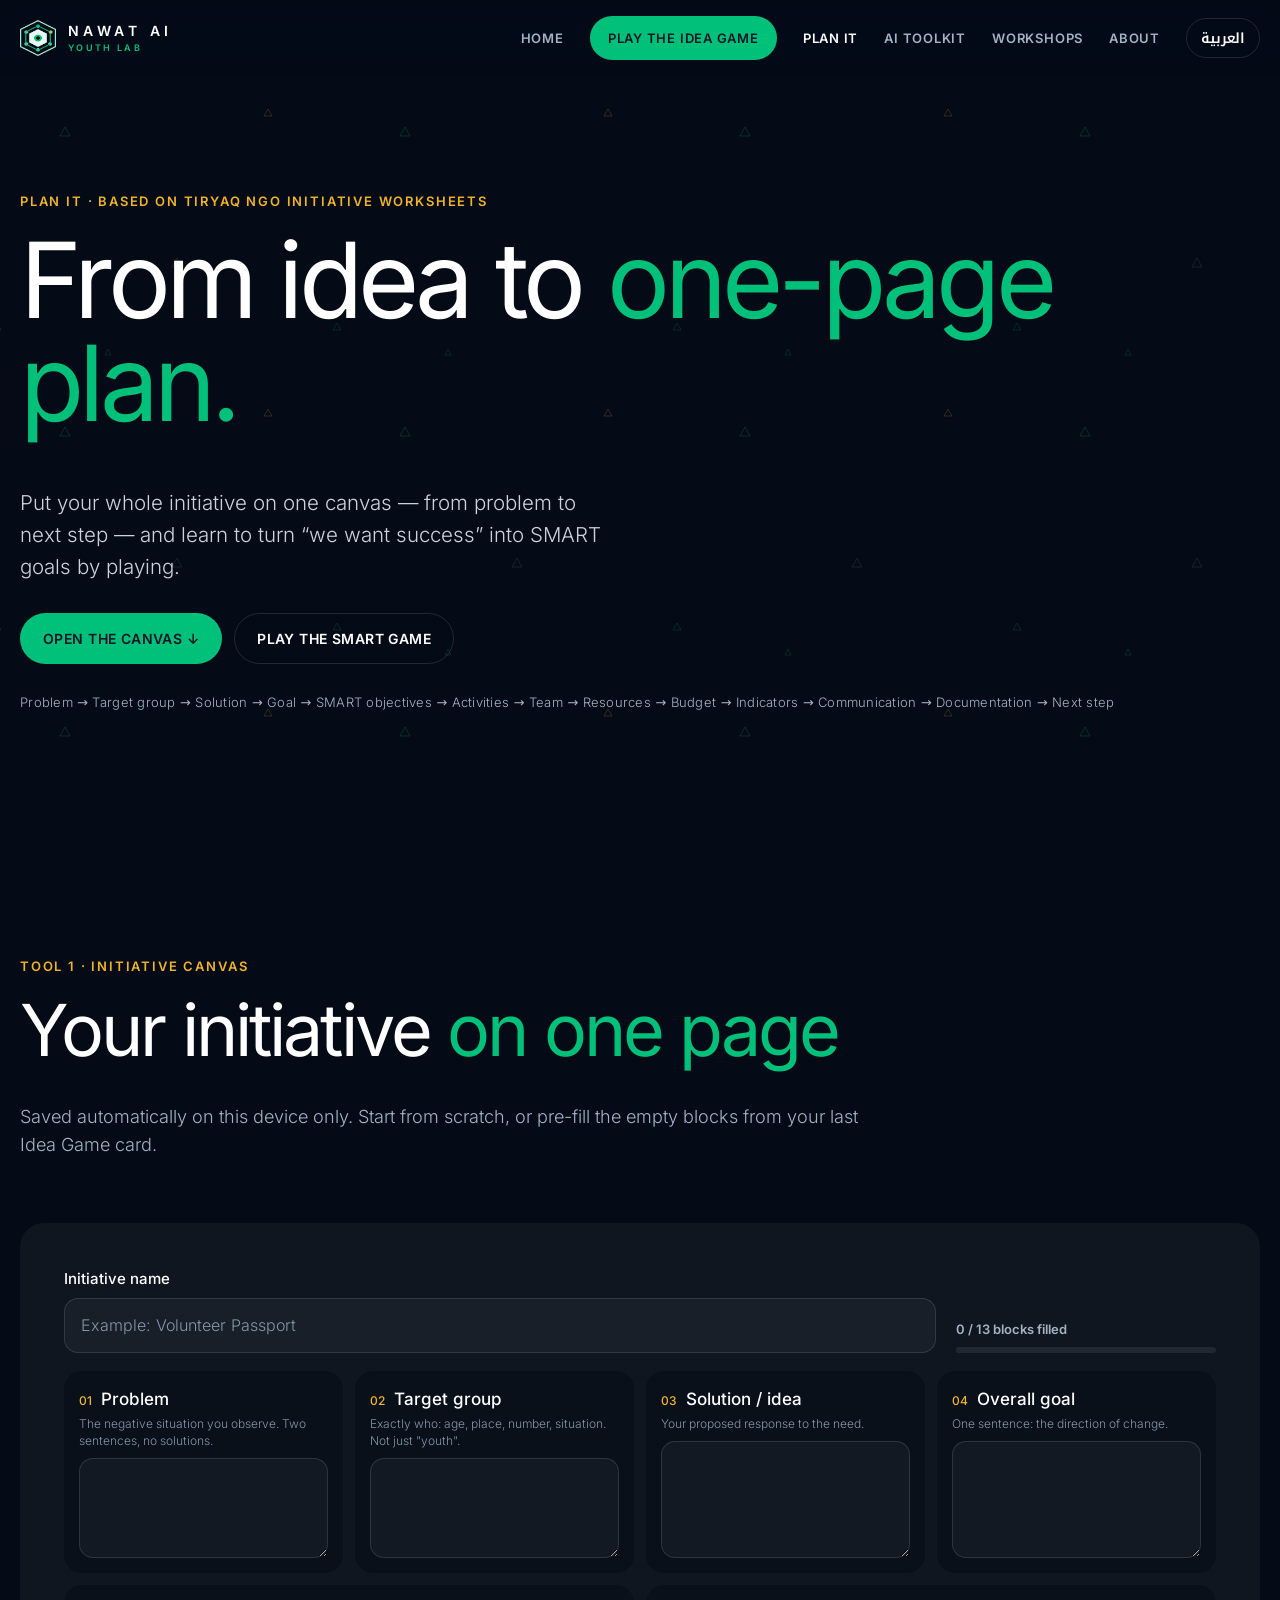
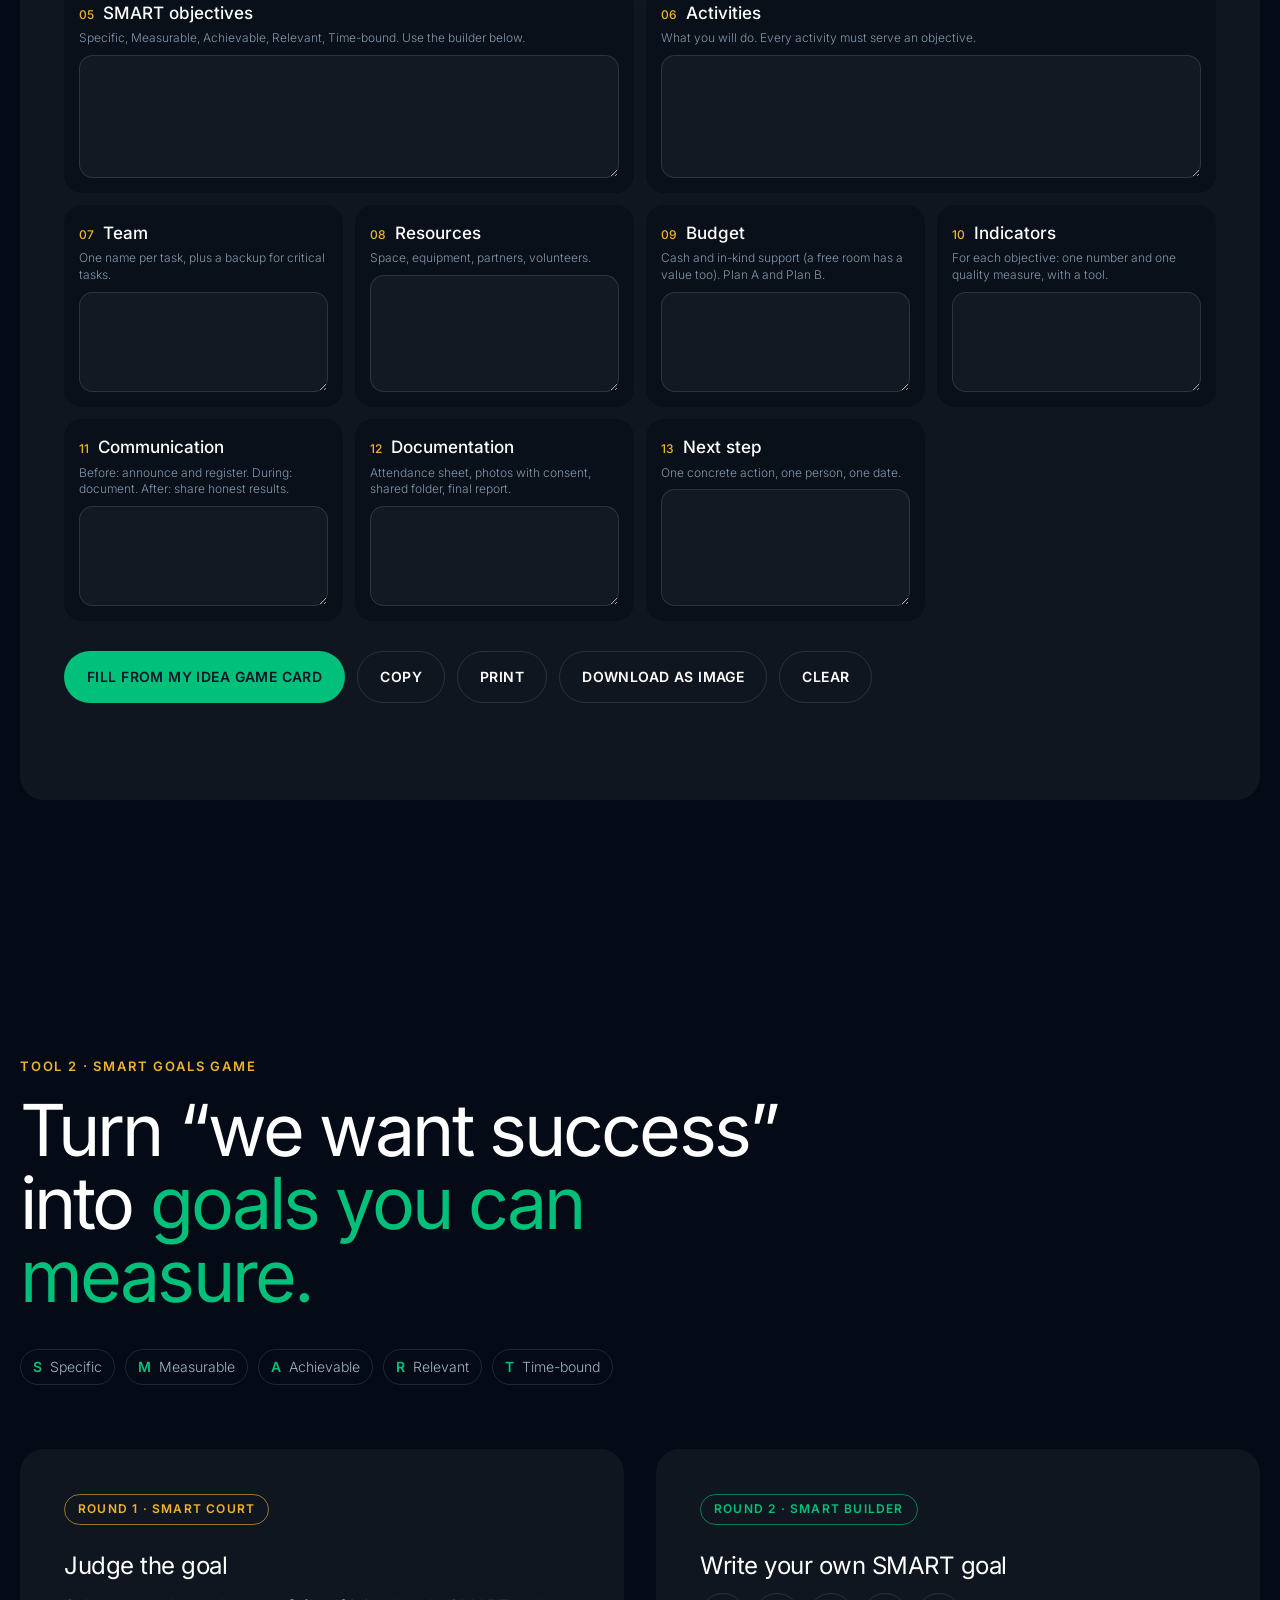
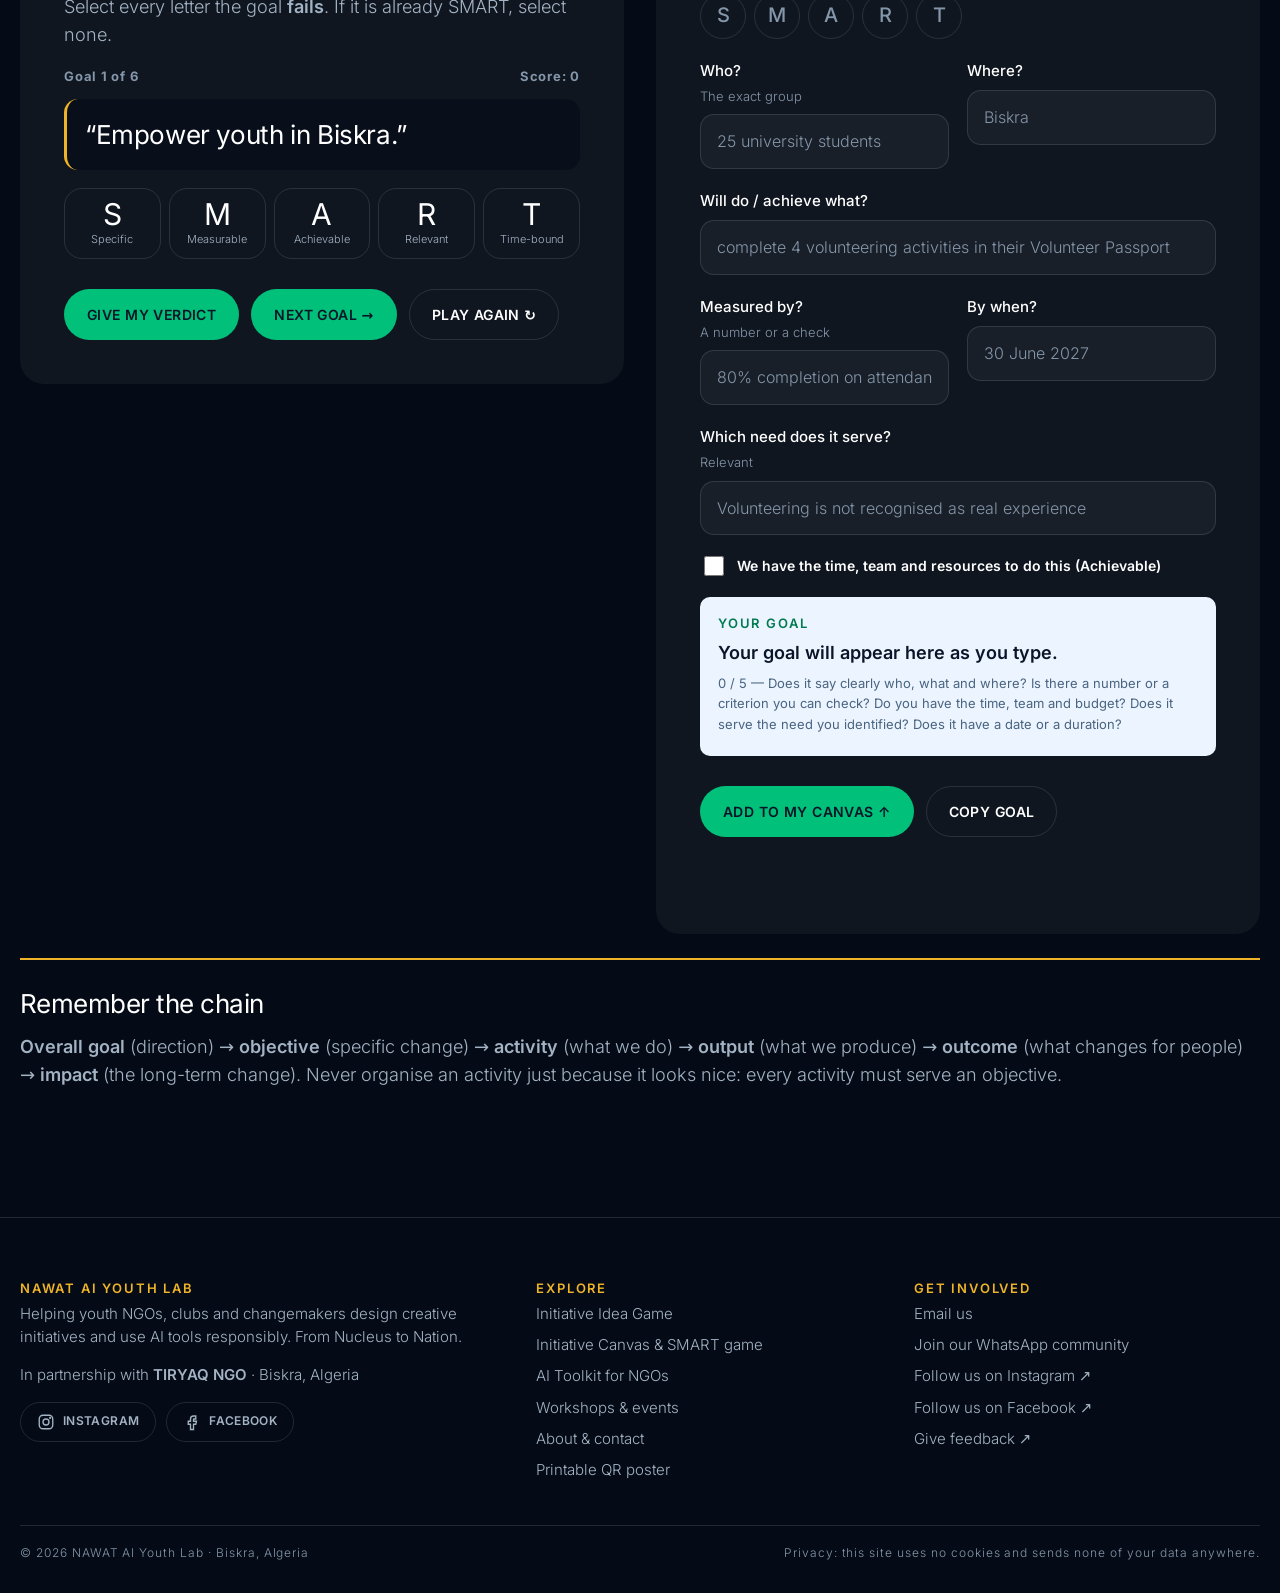
<file: planning.html>
<!doctype html>
<html lang="en" dir="ltr">
<head>
  <meta charset="utf-8">
  <meta name="viewport" content="width=device-width, initial-scale=1">
  <meta http-equiv="Content-Security-Policy" content="default-src 'self'; script-src 'self'; style-src 'self'; img-src 'self' data:; font-src 'self'; connect-src 'none'; object-src 'none'; base-uri 'self'; form-action 'none'">
  <meta name="referrer" content="strict-origin-when-cross-origin">
  <title>Initiative Canvas & SMART Goals Game — NAWAT AI Youth Lab</title>
  <meta name="description" content="Plan your youth initiative on a one-page canvas with 13 blocks, and learn to write SMART goals with a quick game and a live goal builder.">
  <meta name="theme-color" content="#050B16">
  <link rel="canonical" href="https://benloamina-svg.github.io/nawat-ai-youth-lab/planning.html">
  <link rel="alternate" hreflang="en" href="https://benloamina-svg.github.io/nawat-ai-youth-lab/planning.html">
  <link rel="alternate" hreflang="ar" href="https://benloamina-svg.github.io/nawat-ai-youth-lab/ar/planning.html">
  <meta property="og:type" content="website">
  <meta property="og:site_name" content="NAWAT AI Youth Lab">
  <meta property="og:locale" content="en_US">
  <meta property="og:title" content="Initiative Canvas & SMART Goals Game — NAWAT AI Youth Lab">
  <meta property="og:description" content="Plan your youth initiative on a one-page canvas with 13 blocks, and learn to write SMART goals with a quick game and a live goal builder.">
  <meta property="og:url" content="https://benloamina-svg.github.io/nawat-ai-youth-lab/planning.html">
  <meta property="og:image" content="https://benloamina-svg.github.io/nawat-ai-youth-lab/assets/img/nawat-logo.png">
  <meta name="twitter:card" content="summary">
  <link rel="icon" type="image/png" href="assets/img/favicon.png">
  <link rel="stylesheet" href="assets/css/styles.css">
</head>
<body>
  <a class="skip-link" href="#main">Skip to content</a>
  <header class="site-header">
    <div class="wrap header-inner">
      <a class="brand" href="index.html" aria-label="NAWAT AI Youth Lab — home">
        <img src="assets/img/nawat-logo.png" alt="" width="40" height="40">
        <span class="brand-text" lang="en">NAWAT AI<small>YOUTH LAB</small></span>
      </a>
      <button class="menu-toggle" id="menuToggle" type="button" aria-expanded="false" aria-controls="siteNav" aria-label="Open navigation">☰</button>
      <nav id="siteNav" class="site-nav" aria-label="Main">
        <a href="index.html">Home</a>
        <a href="initiative-game.html" class="nav-cta">Play the Idea Game</a>
        <a href="planning.html">Plan it</a>
        <a href="ai-toolkit.html">AI Toolkit</a>
        <a href="workshops.html">Workshops</a>
        <a href="about.html">About</a>
        <a class="lang-switch" href="ar/planning.html" lang="ar" hreflang="ar" aria-label="Arabic version">العربية</a>
      </nav>
    </div>
  </header>
  <main id="main">
    <section class="hero pattern print-hide">
      <div class="wrap">
        <p class="eyebrow">Plan it · Based on TIRYAQ NGO initiative worksheets</p>
        <h1 class="title-xl">From idea to <span class="em">one-page plan.</span></h1>
        <p class="lede">Put your whole initiative on one canvas — from problem to next step — and learn to turn “we want success” into SMART goals by playing.</p>
        <div class="actions"><a class="button" href="#canvas">Open the canvas ↓</a><a class="button button-outline" href="#smart">Play the SMART game</a></div>
        <p class="flow muted">Problem → Target group → Solution → Goal → SMART objectives → Activities → Team → Resources → Budget → Indicators → Communication → Documentation → Next step</p>
      </div>
    </section>

    <section class="section section-alt" id="canvas" aria-labelledby="canvas-title">
      <div class="wrap">
        <div class="section-head print-hide">
          <p class="eyebrow">Tool 1 · Initiative Canvas</p>
          <h2 class="title-lg" id="canvas-title">Your initiative <span class="em">on one page</span></h2>
          <p class="muted">Saved automatically on this device only. Start from scratch, or pre-fill the empty blocks from your last Idea Game card.</p>
        </div>
        <form id="canvasForm" class="panel" novalidate>
          <div class="canvas-top">
            <label class="field canvas-name" for="canvasName">Initiative name<input dir="auto" id="canvasName" type="text" maxlength="80" placeholder="Example: Volunteer Passport"></label>
            <div class="canvas-progress print-hide">
              <span id="canvasProgress">0 / 13 blocks filled</span>
              <div class="bar" aria-hidden="true"><span id="canvasBar"></span></div>
            </div>
          </div>
          <div class="canvas-grid" id="canvasGrid"></div>
          <div class="actions print-hide">
            <button class="button" type="button" id="canvasFromGame">Fill from my Idea Game card</button>
            <button class="button button-outline" type="button" id="canvasCopy">Copy</button>
            <button class="button button-outline" type="button" id="canvasPrint">Print</button>
            <button class="button button-outline" type="button" id="canvasImage">Download as image</button>
            <button class="button button-outline" type="button" id="canvasClear">Clear</button>
          </div>
          <p class="status print-hide" id="canvasStatus" role="status" aria-live="polite"></p>
        </form>
      </div>
    </section>

    <section class="section print-hide" id="smart" aria-labelledby="smart-title">
      <div class="wrap">
        <div class="section-head">
          <p class="eyebrow">Tool 2 · SMART Goals game</p>
          <h2 class="title-lg" id="smart-title">Turn “we want success” into <span class="em">goals you can measure.</span></h2>
          <div class="smart-legend">
            <span><b>S</b> Specific</span><span><b>M</b> Measurable</span><span><b>A</b> Achievable</span><span><b>R</b> Relevant</span><span><b>T</b> Time-bound</span>
          </div>
        </div>
        <div class="grid grid-2 smart-tools">
          <div class="panel court">
            <p class="pill gold">Round 1 · SMART Court</p>
            <h3>Judge the goal</h3>
            <p class="muted">Select every letter the goal <strong>fails</strong>. If it is already SMART, select none.</p>
            <div class="court-meta"><span id="courtRound"></span><span id="courtScore"></span></div>
            <p class="court-goal" id="courtGoal" aria-live="polite"></p>
            <div class="letter-toggles" id="courtToggles" role="group" aria-label="Letters this goal fails"></div>
            <div class="court-feedback" id="courtFeedback" hidden aria-live="polite"></div>
            <div class="actions">
              <button class="button" type="button" id="courtCheck">Give my verdict</button>
              <button class="button" type="button" id="courtNext" hidden>Next goal →</button>
              <button class="button button-outline" type="button" id="courtReplay" hidden>Play again ↻</button>
            </div>
          </div>
          <form class="panel" id="smartForm" novalidate>
            <p class="pill">Round 2 · SMART Builder</p>
            <h3>Write your own SMART goal</h3>
            <div class="smart-badges" aria-label="SMART check">
              <span class="smart-badge" id="badge-S">S</span><span class="smart-badge" id="badge-M">M</span><span class="smart-badge" id="badge-A">A</span><span class="smart-badge" id="badge-R">R</span><span class="smart-badge" id="badge-T">T</span>
            </div>

            <div class="form-grid">
              <label class="field" for="smart-who">Who? <small>The exact group</small><input dir="auto" id="smart-who" type="text" maxlength="120" placeholder="25 university students"></label>
              <label class="field" for="smart-where">Where?<input dir="auto" id="smart-where" type="text" maxlength="120" placeholder="Biskra"></label>
            </div>
            <label class="field" for="smart-what">Will do / achieve what?<input dir="auto" id="smart-what" type="text" maxlength="160" placeholder="complete 4 volunteering activities in their Volunteer Passport"></label>
            <div class="form-grid">
              <label class="field" for="smart-measure">Measured by? <small>A number or a check</small><input dir="auto" id="smart-measure" type="text" maxlength="120" placeholder="80% completion on attendance sheets"></label>
              <label class="field" for="smart-when">By when?<input dir="auto" id="smart-when" type="text" maxlength="60" placeholder="30 June 2027"></label>
            </div>
            <label class="field" for="smart-need">Which need does it serve? <small>Relevant</small><input dir="auto" id="smart-need" type="text" maxlength="160" placeholder="Volunteering is not recognised as real experience"></label>
            <label class="check-field"><input dir="auto" id="smart-achievable" type="checkbox"> We have the time, team and resources to do this (Achievable)</label>

            <div class="smart-preview"><p class="eyebrow">Your goal</p><p id="smartPreview"></p><p class="muted small" id="smartVerdict" aria-live="polite"></p></div>
            <div class="actions">
              <button class="button" type="button" id="smartToCanvas">Add to my canvas ↑</button>
              <button class="button button-outline" type="button" id="smartCopy">Copy goal</button>
            </div>
            <p class="status" id="smartStatus" role="status" aria-live="polite"></p>
          </form>
        </div>
        <div class="card accent-gold chain">
          <h3>Remember the chain</h3>
          <p class="muted"><strong>Overall goal</strong> (direction) → <strong>objective</strong> (specific change) → <strong>activity</strong> (what we do) → <strong>output</strong> (what we produce) → <strong>outcome</strong> (what changes for people) → <strong>impact</strong> (the long-term change). Never organise an activity just because it looks nice: every activity must serve an objective.</p>
        </div>
      </div>
    </section>
  </main>
  <footer class="site-footer">
    <div class="wrap">
      <div class="footer-grid">
        <div>
          <h2>NAWAT AI Youth Lab</h2>
          <p>Helping youth NGOs, clubs and changemakers design creative initiatives and use AI tools responsibly. From Nucleus to Nation.</p>
          <p>In partnership with <strong>TIRYAQ NGO</strong> · Biskra, Algeria</p>
          <div class="social">
            <a class="button button-outline button-small" data-social="instagram" href="#"><svg viewBox="0 0 24 24" aria-hidden="true"><rect x="3" y="3" width="18" height="18" rx="5"/><circle cx="12" cy="12" r="4"/><circle cx="17.5" cy="6.5" r=".6"/></svg> Instagram</a>
            <a class="button button-outline button-small" data-social="facebook" href="#"><svg viewBox="0 0 24 24" aria-hidden="true"><path d="M14 8h3V4h-3a4 4 0 0 0-4 4v3H7v4h3v7h4v-7h3l1-4h-4V8.5a.5.5 0 0 1 .5-.5z"/></svg> Facebook</a>
          </div>
        </div>
        <div>
          <h2>Explore</h2>
          <ul>
            <li><a href="initiative-game.html">Initiative Idea Game</a></li>
            <li><a href="planning.html">Initiative Canvas &amp; SMART game</a></li>
            <li><a href="ai-toolkit.html">AI Toolkit for NGOs</a></li>
            <li><a href="workshops.html">Workshops &amp; events</a></li>
            <li><a href="about.html">About &amp; contact</a></li>
            <li><a href="poster.html">Printable QR poster</a></li>
          </ul>
        </div>
        <div>
          <h2>Get involved</h2>
          <ul>
            <li><a data-email href="about.html#contact">Email us</a></li>
            <li><a href="about.html#contact">Join our WhatsApp community</a></li>
            <li><a data-social="instagram" href="#">Follow us on Instagram ↗</a></li>
            <li><a data-social="facebook" href="#">Follow us on Facebook ↗</a></li>
            <li><a data-form="feedback" href="#">Give feedback ↗</a></li>
          </ul>
        </div>
      </div>
      <div class="footer-bottom">
        <span>© <span data-year>2026</span> NAWAT AI Youth Lab · Biskra, Algeria</span>
        <span>Privacy: this site uses no cookies and sends none of your data anywhere.</span>
      </div>
    </div>
  </footer>
  <script src="assets/js/config.js"></script>
  <script src="assets/js/i18n.js"></script>
  <script src="assets/js/main.js"></script>
  <script src="assets/data/planning-data.js"></script>
  <script src="assets/js/planning.js"></script>
</body>
</html>
</file>
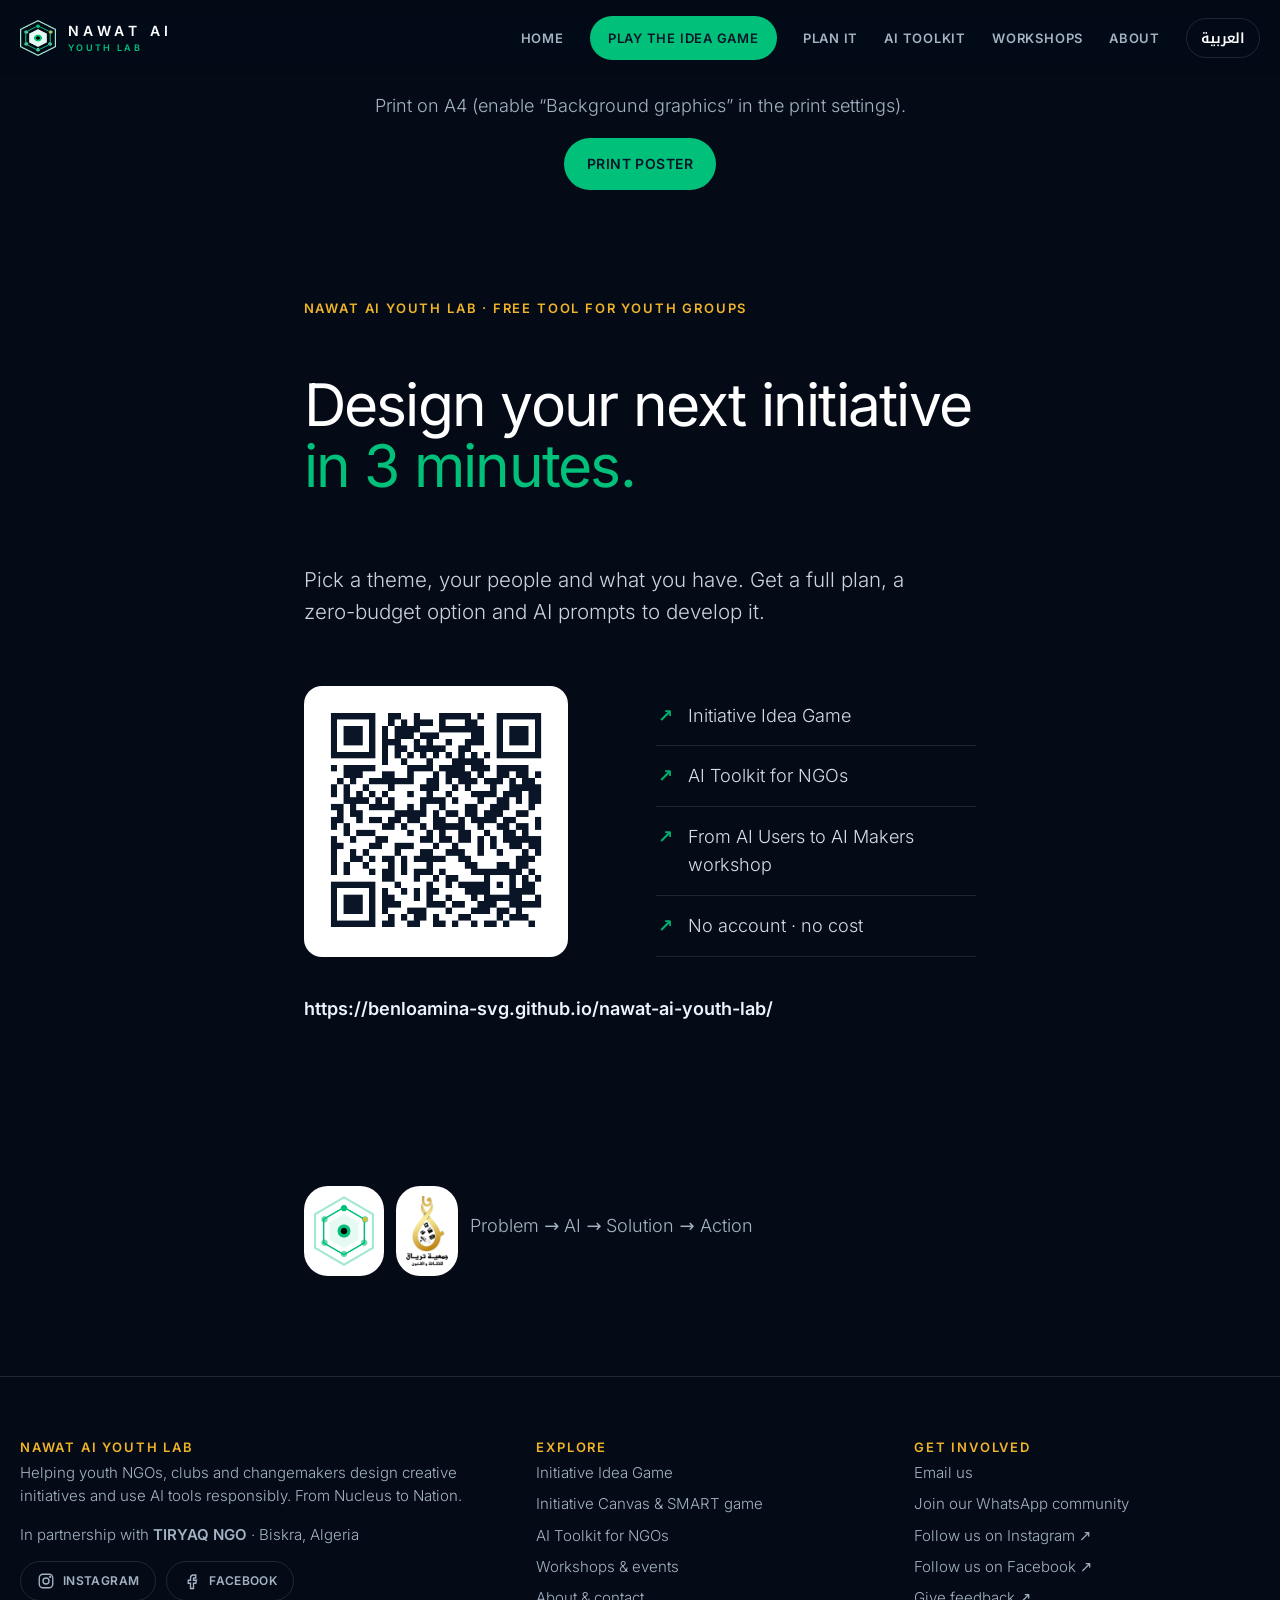
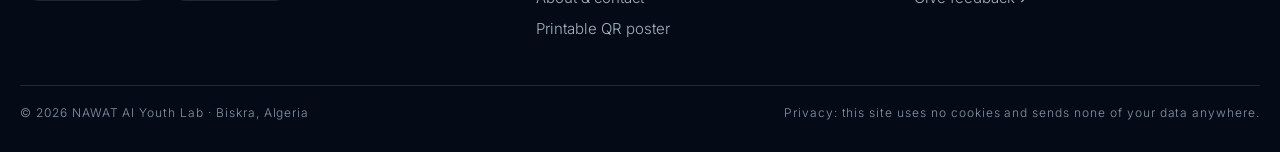
<file: poster.html>
<!doctype html>
<html lang="en" dir="ltr">
<head>
  <meta charset="utf-8">
  <meta name="viewport" content="width=device-width, initial-scale=1">
  <meta http-equiv="Content-Security-Policy" content="default-src 'self'; script-src 'self'; style-src 'self'; img-src 'self' data:; font-src 'self'; connect-src 'none'; object-src 'none'; base-uri 'self'; form-action 'none'">
  <meta name="referrer" content="strict-origin-when-cross-origin">
  <title>QR Poster — NAWAT AI Youth Lab</title>
  <meta name="description" content="Printable A4 poster with a QR code to the NAWAT AI Youth Lab website.">
  <meta name="theme-color" content="#050B16">
  <link rel="canonical" href="https://benloamina-svg.github.io/nawat-ai-youth-lab/poster.html">

  <meta property="og:type" content="website">
  <meta property="og:site_name" content="NAWAT AI Youth Lab">
  <meta property="og:locale" content="en_US">
  <meta property="og:title" content="QR Poster — NAWAT AI Youth Lab">
  <meta property="og:description" content="Printable A4 poster with a QR code to the NAWAT AI Youth Lab website.">
  <meta property="og:url" content="https://benloamina-svg.github.io/nawat-ai-youth-lab/poster.html">
  <meta property="og:image" content="https://benloamina-svg.github.io/nawat-ai-youth-lab/assets/img/nawat-logo.png">
  <meta name="twitter:card" content="summary">
  <link rel="icon" type="image/png" href="assets/img/favicon.png">
  <link rel="stylesheet" href="assets/css/styles.css">
</head>
<body>
  <a class="skip-link" href="#main">Skip to content</a>
  <header class="site-header">
    <div class="wrap header-inner">
      <a class="brand" href="index.html" aria-label="NAWAT AI Youth Lab — home">
        <img src="assets/img/nawat-logo.png" alt="" width="40" height="40">
        <span class="brand-text" lang="en">NAWAT AI<small>YOUTH LAB</small></span>
      </a>
      <button class="menu-toggle" id="menuToggle" type="button" aria-expanded="false" aria-controls="siteNav" aria-label="Open navigation">☰</button>
      <nav id="siteNav" class="site-nav" aria-label="Main">
        <a href="index.html">Home</a>
        <a href="initiative-game.html" class="nav-cta">Play the Idea Game</a>
        <a href="planning.html">Plan it</a>
        <a href="ai-toolkit.html">AI Toolkit</a>
        <a href="workshops.html">Workshops</a>
        <a href="about.html">About</a>
        <a class="lang-switch" href="ar/index.html" lang="ar" hreflang="ar" aria-label="Arabic version">العربية</a>
      </nav>
    </div>
  </header>
  <main id="main">
    <div class="poster-toolbar no-print">
      <p class="muted">Print on A4 (enable “Background graphics” in the print settings).</p>
      <button class="button" type="button" id="printPoster">Print poster</button>
    </div>
    <article class="poster" aria-label="Printable poster">
      <p class="eyebrow">NAWAT AI Youth Lab · Free tool for youth groups</p>
      <h1>Design your next initiative <span class="em">in 3 minutes.</span></h1>
      <p class="lede">Pick a theme, your people and what you have. Get a full plan, a zero-budget option and AI prompts to develop it.</p>
      <div class="grid grid-2">
        <div class="qr-box"><img src="assets/img/site-qr.png" alt="QR code linking to the NAWAT AI Youth Lab website" width="240" height="240"></div>
        <ul class="check-list">
          <li>Initiative Idea Game</li><li>AI Toolkit for NGOs</li><li>From AI Users to AI Makers workshop</li>
          <li>No account · no cost</li>
        </ul>
      </div>
      <p><strong data-site-url></strong></p>
      <div class="poster-logos">
        <div class="logo-tile"><img src="assets/img/nawat-logo.png" alt="NAWAT AI" width="70" height="70"></div>
        <div class="logo-tile"><img src="assets/img/tiryaq-logo.png" alt="TIRYAQ NGO" width="49" height="70"></div>
        <p class="muted">Problem → AI → Solution → Action</p>
      </div>
    </article>
  </main>
  <footer class="site-footer">
    <div class="wrap">
      <div class="footer-grid">
        <div>
          <h2>NAWAT AI Youth Lab</h2>
          <p>Helping youth NGOs, clubs and changemakers design creative initiatives and use AI tools responsibly. From Nucleus to Nation.</p>
          <p>In partnership with <strong>TIRYAQ NGO</strong> · Biskra, Algeria</p>
          <div class="social">
            <a class="button button-outline button-small" data-social="instagram" href="#"><svg viewBox="0 0 24 24" aria-hidden="true"><rect x="3" y="3" width="18" height="18" rx="5"/><circle cx="12" cy="12" r="4"/><circle cx="17.5" cy="6.5" r=".6"/></svg> Instagram</a>
            <a class="button button-outline button-small" data-social="facebook" href="#"><svg viewBox="0 0 24 24" aria-hidden="true"><path d="M14 8h3V4h-3a4 4 0 0 0-4 4v3H7v4h3v7h4v-7h3l1-4h-4V8.5a.5.5 0 0 1 .5-.5z"/></svg> Facebook</a>
          </div>
        </div>
        <div>
          <h2>Explore</h2>
          <ul>
            <li><a href="initiative-game.html">Initiative Idea Game</a></li>
            <li><a href="planning.html">Initiative Canvas &amp; SMART game</a></li>
            <li><a href="ai-toolkit.html">AI Toolkit for NGOs</a></li>
            <li><a href="workshops.html">Workshops &amp; events</a></li>
            <li><a href="about.html">About &amp; contact</a></li>
            <li><a href="poster.html">Printable QR poster</a></li>
          </ul>
        </div>
        <div>
          <h2>Get involved</h2>
          <ul>
            <li><a data-email href="about.html#contact">Email us</a></li>
            <li><a href="about.html#contact">Join our WhatsApp community</a></li>
            <li><a data-social="instagram" href="#">Follow us on Instagram ↗</a></li>
            <li><a data-social="facebook" href="#">Follow us on Facebook ↗</a></li>
            <li><a data-form="feedback" href="#">Give feedback ↗</a></li>
          </ul>
        </div>
      </div>
      <div class="footer-bottom">
        <span>© <span data-year>2026</span> NAWAT AI Youth Lab · Biskra, Algeria</span>
        <span>Privacy: this site uses no cookies and sends none of your data anywhere.</span>
      </div>
    </div>
  </footer>
  <script src="assets/js/config.js"></script>
  <script src="assets/js/i18n.js"></script>
  <script src="assets/js/main.js"></script>
  <script src="assets/js/poster.js"></script>
</body>
</html>
</file>
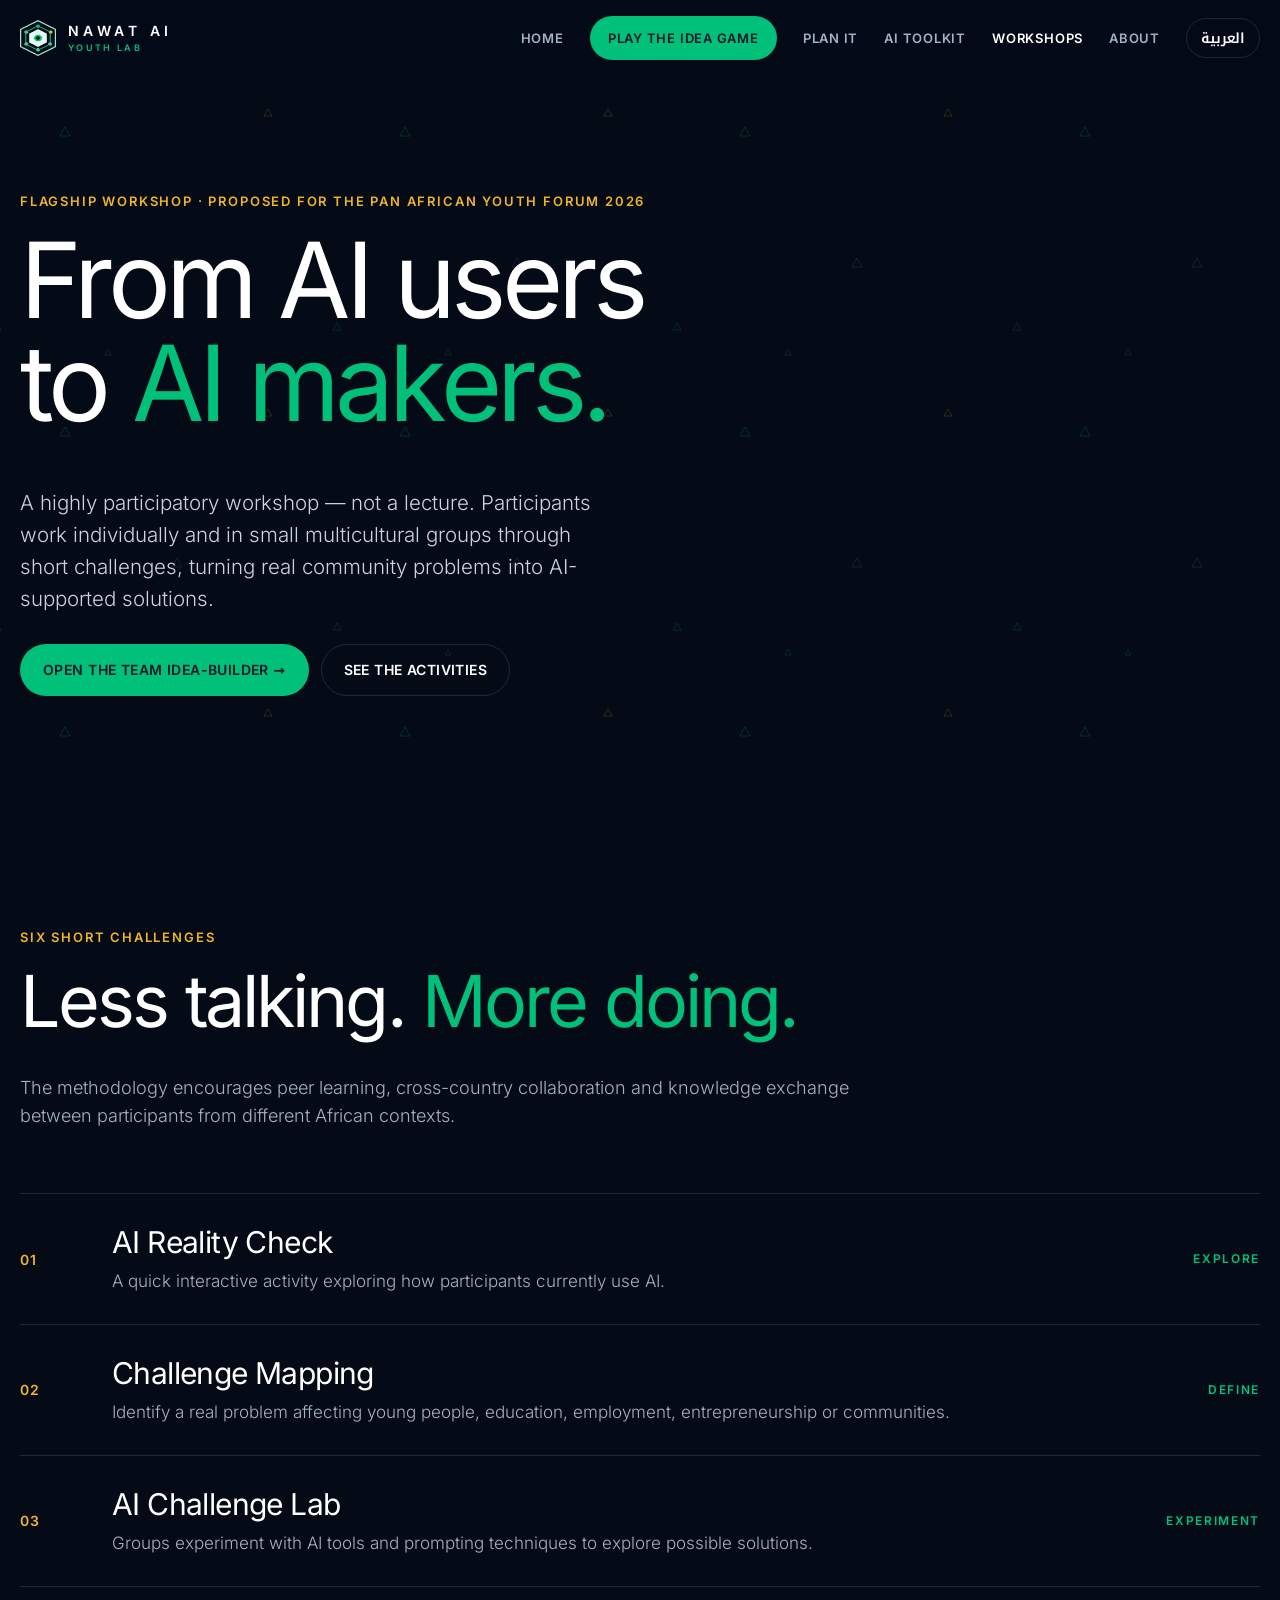
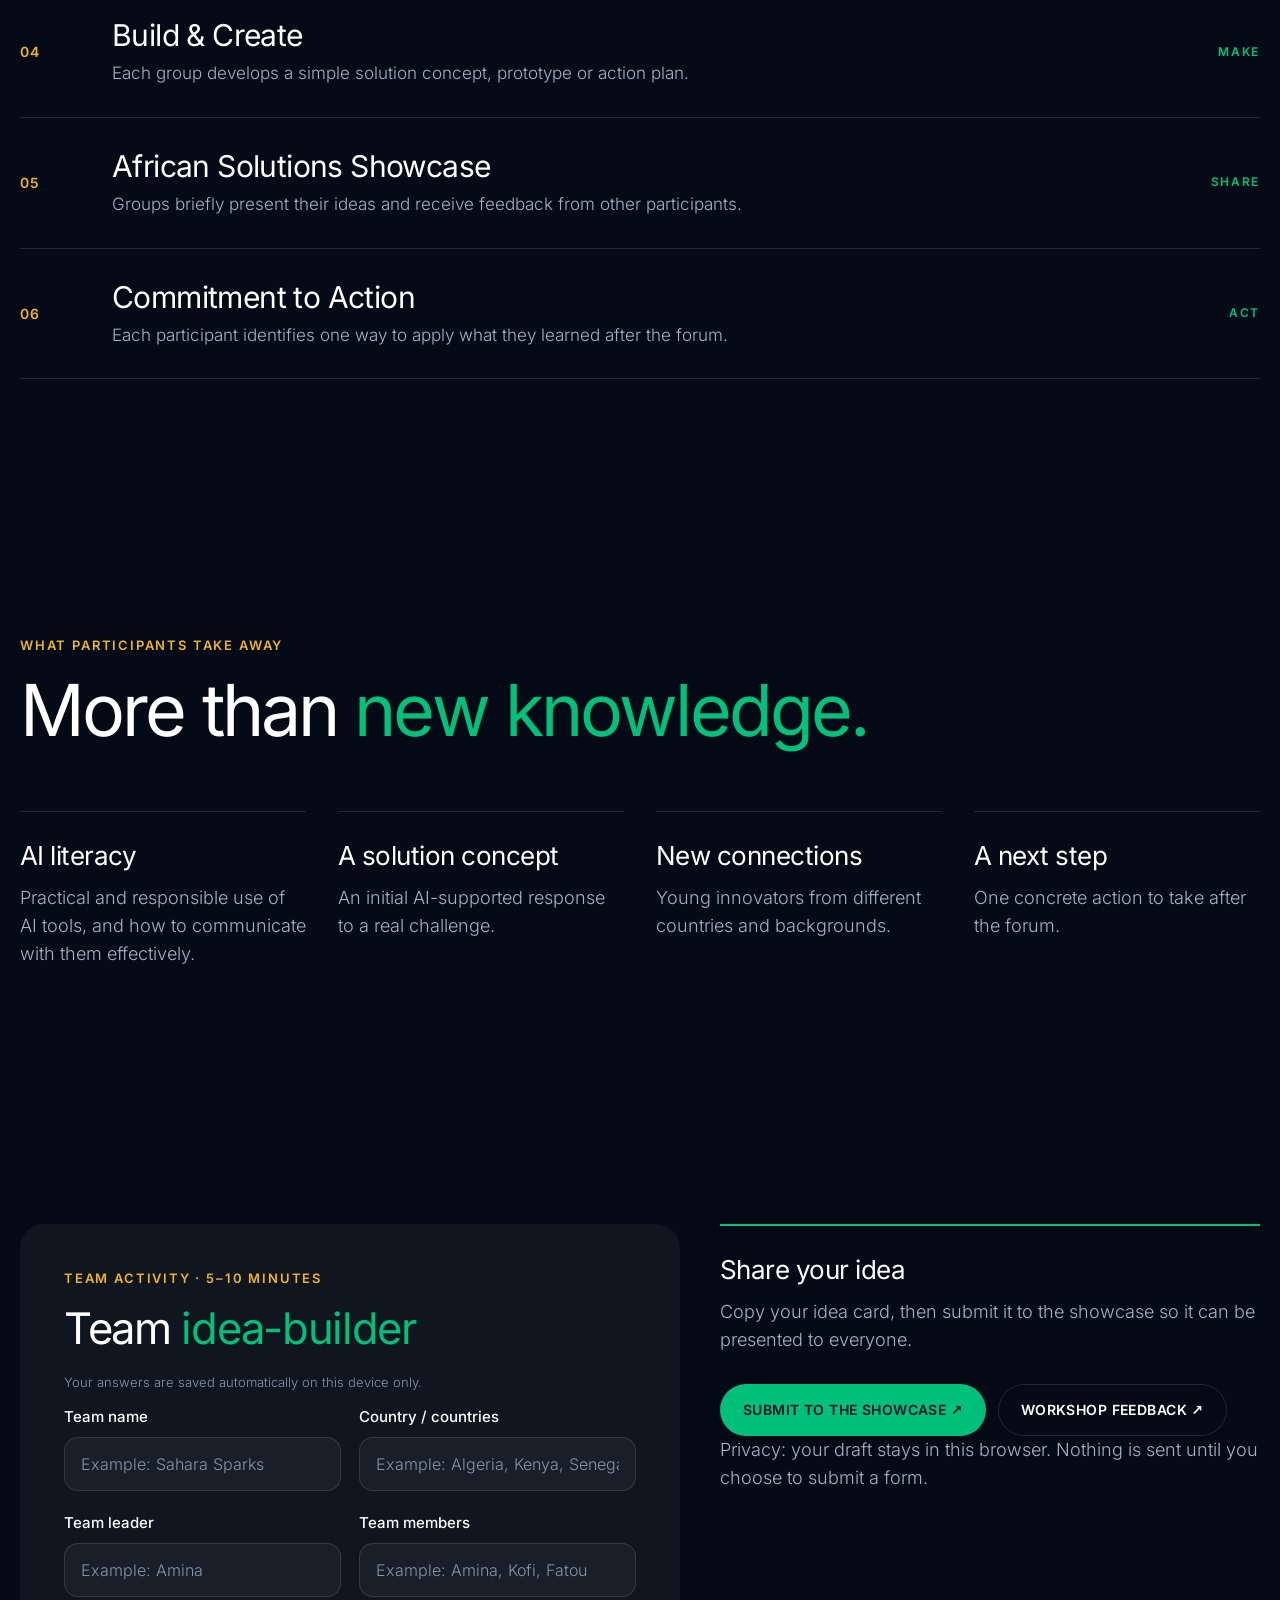
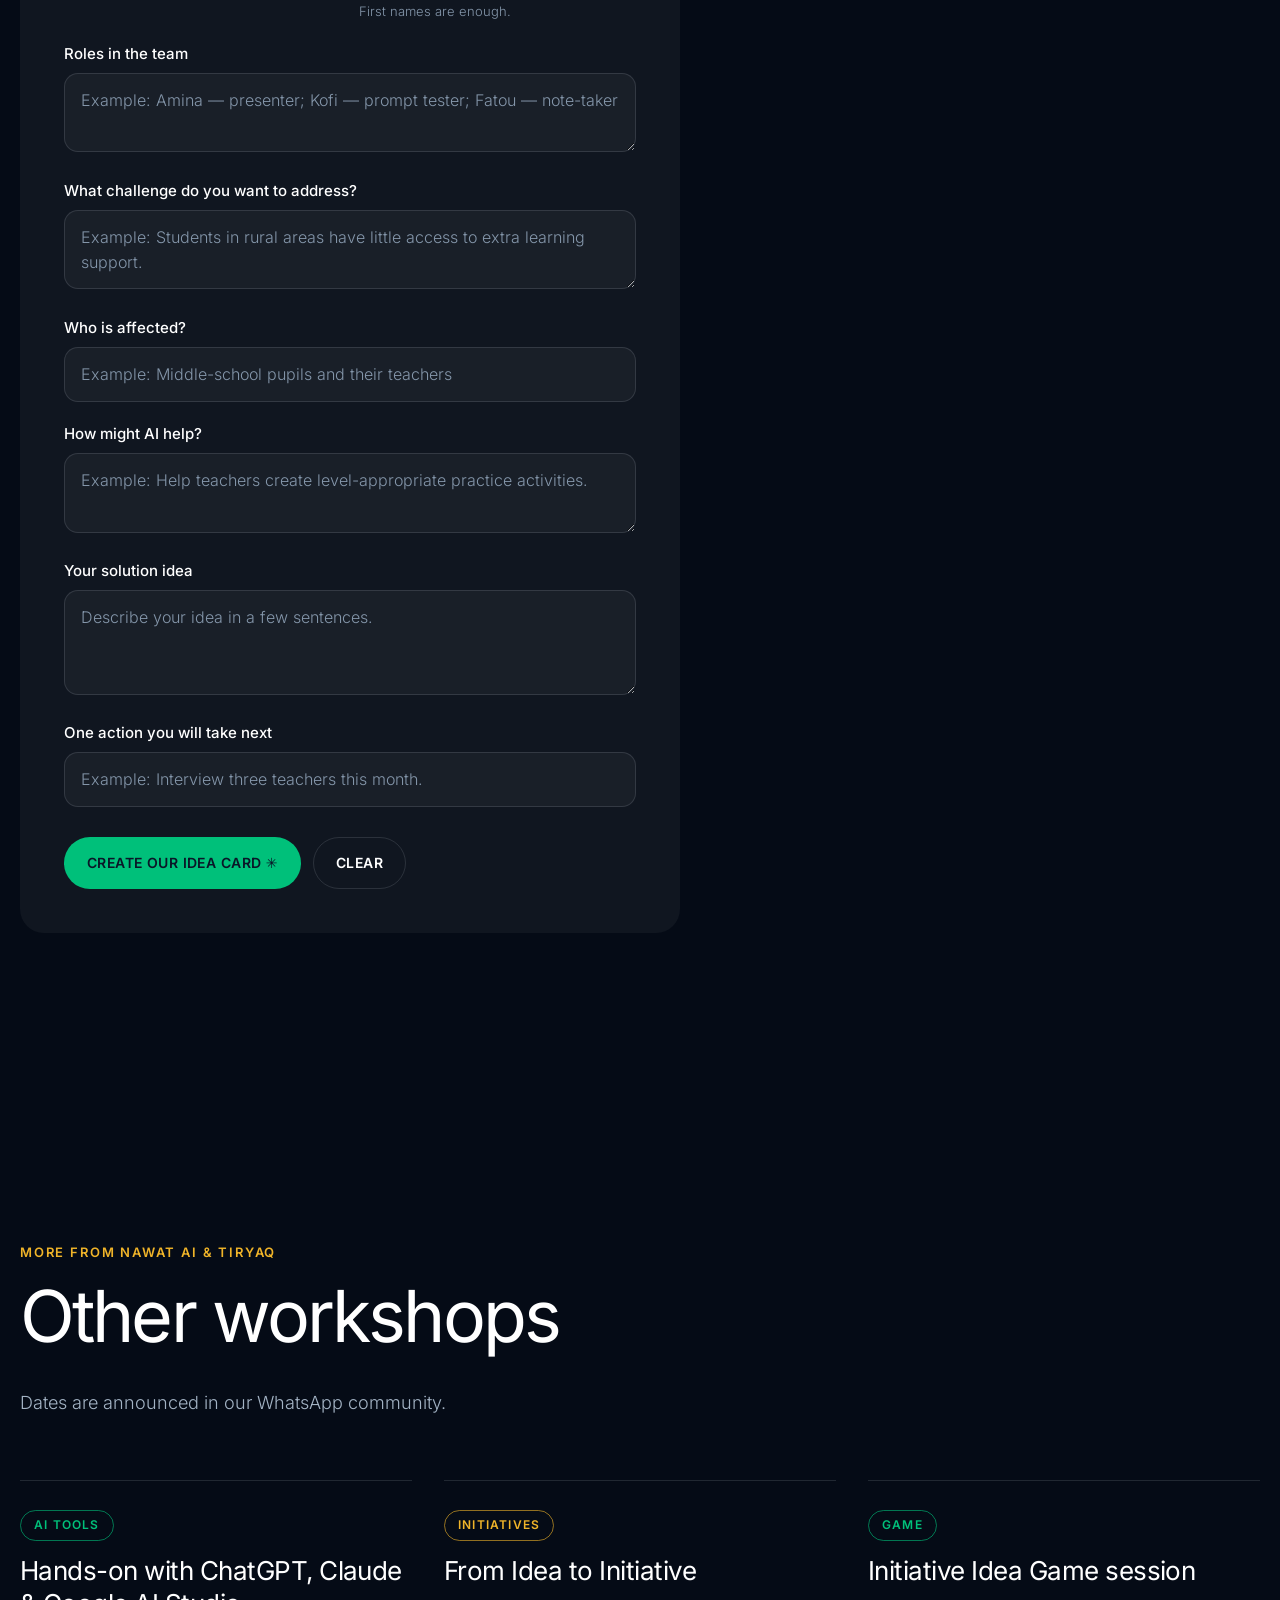
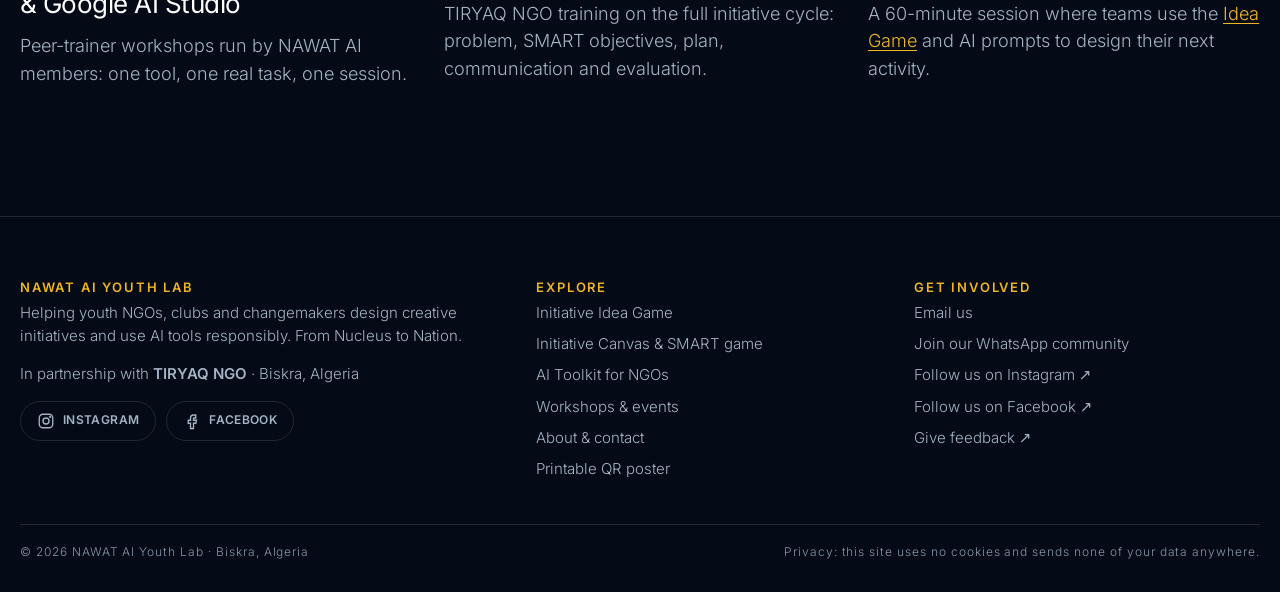
<file: workshops.html>
<!doctype html>
<html lang="en" dir="ltr">
<head>
  <meta charset="utf-8">
  <meta name="viewport" content="width=device-width, initial-scale=1">
  <meta http-equiv="Content-Security-Policy" content="default-src 'self'; script-src 'self'; style-src 'self'; img-src 'self' data:; font-src 'self'; connect-src 'none'; object-src 'none'; base-uri 'self'; form-action 'none'">
  <meta name="referrer" content="strict-origin-when-cross-origin">
  <title>Workshops & Events — From AI Users to AI Makers | NAWAT AI Youth Lab</title>
  <meta name="description" content="From AI Users to AI Makers: a participatory workshop where youth turn community challenges into AI-supported solutions, with a team idea-builder.">
  <meta name="theme-color" content="#050B16">
  <link rel="canonical" href="https://benloamina-svg.github.io/nawat-ai-youth-lab/workshops.html">
  <link rel="alternate" hreflang="en" href="https://benloamina-svg.github.io/nawat-ai-youth-lab/workshops.html">
  <link rel="alternate" hreflang="ar" href="https://benloamina-svg.github.io/nawat-ai-youth-lab/ar/workshops.html">
  <meta property="og:type" content="website">
  <meta property="og:site_name" content="NAWAT AI Youth Lab">
  <meta property="og:locale" content="en_US">
  <meta property="og:title" content="Workshops & Events — From AI Users to AI Makers | NAWAT AI Youth Lab">
  <meta property="og:description" content="From AI Users to AI Makers: a participatory workshop where youth turn community challenges into AI-supported solutions, with a team idea-builder.">
  <meta property="og:url" content="https://benloamina-svg.github.io/nawat-ai-youth-lab/workshops.html">
  <meta property="og:image" content="https://benloamina-svg.github.io/nawat-ai-youth-lab/assets/img/nawat-logo.png">
  <meta name="twitter:card" content="summary">
  <link rel="icon" type="image/png" href="assets/img/favicon.png">
  <link rel="stylesheet" href="assets/css/styles.css">
</head>
<body>
  <a class="skip-link" href="#main">Skip to content</a>
  <header class="site-header">
    <div class="wrap header-inner">
      <a class="brand" href="index.html" aria-label="NAWAT AI Youth Lab — home">
        <img src="assets/img/nawat-logo.png" alt="" width="40" height="40">
        <span class="brand-text" lang="en">NAWAT AI<small>YOUTH LAB</small></span>
      </a>
      <button class="menu-toggle" id="menuToggle" type="button" aria-expanded="false" aria-controls="siteNav" aria-label="Open navigation">☰</button>
      <nav id="siteNav" class="site-nav" aria-label="Main">
        <a href="index.html">Home</a>
        <a href="initiative-game.html" class="nav-cta">Play the Idea Game</a>
        <a href="planning.html">Plan it</a>
        <a href="ai-toolkit.html">AI Toolkit</a>
        <a href="workshops.html">Workshops</a>
        <a href="about.html">About</a>
        <a class="lang-switch" href="ar/workshops.html" lang="ar" hreflang="ar" aria-label="Arabic version">العربية</a>
      </nav>
    </div>
  </header>
  <main id="main">
    <section class="hero pattern print-hide">
      <div class="wrap">
        <p class="eyebrow">Flagship workshop · Proposed for the Pan African Youth Forum 2026</p>
        <h1 class="title-xl">From AI users <br>to <span class="em">AI makers.</span></h1>
        <p class="lede">A highly participatory workshop — not a lecture. Participants work individually and in small multicultural groups through short challenges, turning real community problems into AI-supported solutions.</p>
        <div class="actions"><a class="button" href="#builder">Open the team idea-builder →</a><a class="button button-outline" href="#agenda">See the activities</a></div>
      </div>
    </section>

    <section class="section section-alt print-hide" id="agenda" aria-labelledby="agenda-title">
      <div class="wrap">
        <div class="section-head"><p class="eyebrow">Six short challenges</p><h2 class="title-lg" id="agenda-title">Less talking. <span class="em">More doing.</span></h2>
          <p class="muted">The methodology encourages peer learning, cross-country collaboration and knowledge exchange between participants from different African contexts.</p></div>
        <ol class="agenda">
          <li><span class="num">01</span><div><h3>AI Reality Check</h3><p>A quick interactive activity exploring how participants currently use AI.</p></div><span class="verb">EXPLORE</span></li>
          <li><span class="num">02</span><div><h3>Challenge Mapping</h3><p>Identify a real problem affecting young people, education, employment, entrepreneurship or communities.</p></div><span class="verb">DEFINE</span></li>
          <li><span class="num">03</span><div><h3>AI Challenge Lab</h3><p>Groups experiment with AI tools and prompting techniques to explore possible solutions.</p></div><span class="verb">EXPERIMENT</span></li>
          <li><span class="num">04</span><div><h3>Build &amp; Create</h3><p>Each group develops a simple solution concept, prototype or action plan.</p></div><span class="verb">MAKE</span></li>
          <li><span class="num">05</span><div><h3>African Solutions Showcase</h3><p>Groups briefly present their ideas and receive feedback from other participants.</p></div><span class="verb">SHARE</span></li>
          <li><span class="num">06</span><div><h3>Commitment to Action</h3><p>Each participant identifies one way to apply what they learned after the forum.</p></div><span class="verb">ACT</span></li>
        </ol>
      </div>
    </section>

    <section class="section print-hide" aria-labelledby="takeaway-title">
      <div class="wrap">
        <div class="section-head"><p class="eyebrow">What participants take away</p><h2 class="title-lg" id="takeaway-title">More than <span class="em">new knowledge.</span></h2></div>
        <div class="grid grid-4">
          <div class="card"><h3>AI literacy</h3><p class="muted">Practical and responsible use of AI tools, and how to communicate with them effectively.</p></div>
          <div class="card"><h3>A solution concept</h3><p class="muted">An initial AI-supported response to a real challenge.</p></div>
          <div class="card"><h3>New connections</h3><p class="muted">Young innovators from different countries and backgrounds.</p></div>
          <div class="card"><h3>A next step</h3><p class="muted">One concrete action to take after the forum.</p></div>
        </div>
      </div>
    </section>

    <section class="section section-alt" id="builder" aria-labelledby="builder-title">
      <div class="wrap game-layout">
        <div>
          <form id="builderForm" class="panel print-hide">
            <p class="eyebrow">Team activity · 5–10 minutes</p>
            <h2 class="title-lg" id="builder-title">Team <span class="em">idea-builder</span></h2>
            <p class="save-state" id="saveState" aria-live="polite">Your answers are saved automatically on this device only.</p>
          <div class="form-grid">
            <label class="field" for="teamName">Team name<input dir="auto" id="teamName" type="text" maxlength="120" placeholder="Example: Sahara Sparks" required></label>
            <label class="field" for="country">Country / countries<input dir="auto" id="country" type="text" maxlength="120" placeholder="Example: Algeria, Kenya, Senegal" required></label>
            <label class="field" for="leader">Team leader<input dir="auto" id="leader" type="text" maxlength="120" placeholder="Example: Amina" required></label>
            <label class="field" for="members">Team members<input dir="auto" id="members" type="text" maxlength="120" placeholder="Example: Amina, Kofi, Fatou"><small>First names are enough.</small></label>
          </div>
            <label class="field" for="roles">Roles in the team<textarea dir="auto" id="roles" rows="2" maxlength="600" placeholder="Example: Amina — presenter; Kofi — prompt tester; Fatou — note-taker"></textarea></label>
            <label class="field" for="challenge">What challenge do you want to address?<textarea dir="auto" id="challenge" rows="2" maxlength="600" placeholder="Example: Students in rural areas have little access to extra learning support." required></textarea></label>
            <label class="field" for="affected">Who is affected?<input dir="auto" id="affected" type="text" maxlength="120" placeholder="Example: Middle-school pupils and their teachers" required></label>
            <label class="field" for="aiHelp">How might AI help?<textarea dir="auto" id="aiHelp" rows="2" maxlength="600" placeholder="Example: Help teachers create level-appropriate practice activities." required></textarea></label>
            <label class="field" for="solution">Your solution idea<textarea dir="auto" id="solution" rows="3" maxlength="600" placeholder="Describe your idea in a few sentences." required></textarea></label>
            <label class="field" for="nextStep">One action you will take next<input dir="auto" id="nextStep" type="text" maxlength="120" placeholder="Example: Interview three teachers this month." required></label>
            <div class="actions">
              <button class="button" type="submit">Create our idea card ✳</button>
              <button class="button button-outline" type="reset">Clear</button>
            </div>
          </form>
          <p class="status print-hide" id="builderStatus" role="status" aria-live="polite"></p>
          <div class="builder-output" id="builderOutput" hidden>
            <p class="eyebrow">From AI Users to AI Makers · Team idea</p>
            <div id="builderContent"></div>
            <div class="actions print-hide">
              <button class="button" type="button" id="builderCopy">Copy</button>
              <button class="button button-outline" type="button" id="builderPrint">Print</button>
              <button class="button button-outline" type="button" id="builderImage">Download as image</button>
            </div>
          </div>
        </div>
        <aside class="game-aside print-hide">
          <div class="card accent">
            <h3>Share your idea</h3>
            <p class="muted">Copy your idea card, then submit it to the showcase so it can be presented to everyone.</p>
            <div class="actions">
              <a class="button" data-form="showcase" href="#">Submit to the showcase ↗</a>
              <a class="button button-outline" data-form="feedback" href="#">Workshop feedback ↗</a>
            </div>
            <p class="muted">Privacy: your draft stays in this browser. Nothing is sent until you choose to submit a form.</p>
          </div>
        </aside>
      </div>
    </section>

    <section class="section print-hide" aria-labelledby="more-title">
      <div class="wrap">
        <div class="section-head"><p class="eyebrow">More from NAWAT AI &amp; TIRYAQ</p><h2 class="title-lg" id="more-title">Other workshops</h2>
          <p class="muted">Dates are announced in our WhatsApp community.</p></div>
        <div class="grid grid-3">
          <div class="card"><span class="pill">AI tools</span><h3 class="idea-result-gap">Hands-on with ChatGPT, Claude &amp; Google AI Studio</h3><p class="muted">Peer-trainer workshops run by NAWAT AI members: one tool, one real task, one session.</p></div>
          <div class="card"><span class="pill gold">Initiatives</span><h3 class="idea-result-gap">From Idea to Initiative</h3><p class="muted">TIRYAQ NGO training on the full initiative cycle: problem, SMART objectives, plan, communication and evaluation.</p></div>
          <div class="card"><span class="pill">Game</span><h3 class="idea-result-gap">Initiative Idea Game session</h3><p class="muted">A 60-minute session where teams use the <a href="initiative-game.html">Idea Game</a> and AI prompts to design their next activity.</p></div>
        </div>
      </div>
    </section>
  </main>
  <footer class="site-footer">
    <div class="wrap">
      <div class="footer-grid">
        <div>
          <h2>NAWAT AI Youth Lab</h2>
          <p>Helping youth NGOs, clubs and changemakers design creative initiatives and use AI tools responsibly. From Nucleus to Nation.</p>
          <p>In partnership with <strong>TIRYAQ NGO</strong> · Biskra, Algeria</p>
          <div class="social">
            <a class="button button-outline button-small" data-social="instagram" href="#"><svg viewBox="0 0 24 24" aria-hidden="true"><rect x="3" y="3" width="18" height="18" rx="5"/><circle cx="12" cy="12" r="4"/><circle cx="17.5" cy="6.5" r=".6"/></svg> Instagram</a>
            <a class="button button-outline button-small" data-social="facebook" href="#"><svg viewBox="0 0 24 24" aria-hidden="true"><path d="M14 8h3V4h-3a4 4 0 0 0-4 4v3H7v4h3v7h4v-7h3l1-4h-4V8.5a.5.5 0 0 1 .5-.5z"/></svg> Facebook</a>
          </div>
        </div>
        <div>
          <h2>Explore</h2>
          <ul>
            <li><a href="initiative-game.html">Initiative Idea Game</a></li>
            <li><a href="planning.html">Initiative Canvas &amp; SMART game</a></li>
            <li><a href="ai-toolkit.html">AI Toolkit for NGOs</a></li>
            <li><a href="workshops.html">Workshops &amp; events</a></li>
            <li><a href="about.html">About &amp; contact</a></li>
            <li><a href="poster.html">Printable QR poster</a></li>
          </ul>
        </div>
        <div>
          <h2>Get involved</h2>
          <ul>
            <li><a data-email href="about.html#contact">Email us</a></li>
            <li><a href="about.html#contact">Join our WhatsApp community</a></li>
            <li><a data-social="instagram" href="#">Follow us on Instagram ↗</a></li>
            <li><a data-social="facebook" href="#">Follow us on Facebook ↗</a></li>
            <li><a data-form="feedback" href="#">Give feedback ↗</a></li>
          </ul>
        </div>
      </div>
      <div class="footer-bottom">
        <span>© <span data-year>2026</span> NAWAT AI Youth Lab · Biskra, Algeria</span>
        <span>Privacy: this site uses no cookies and sends none of your data anywhere.</span>
      </div>
    </div>
  </footer>
  <script src="assets/js/config.js"></script>
  <script src="assets/js/i18n.js"></script>
  <script src="assets/js/main.js"></script>
  <script src="assets/js/builder.js"></script>
</body>
</html>
</file>
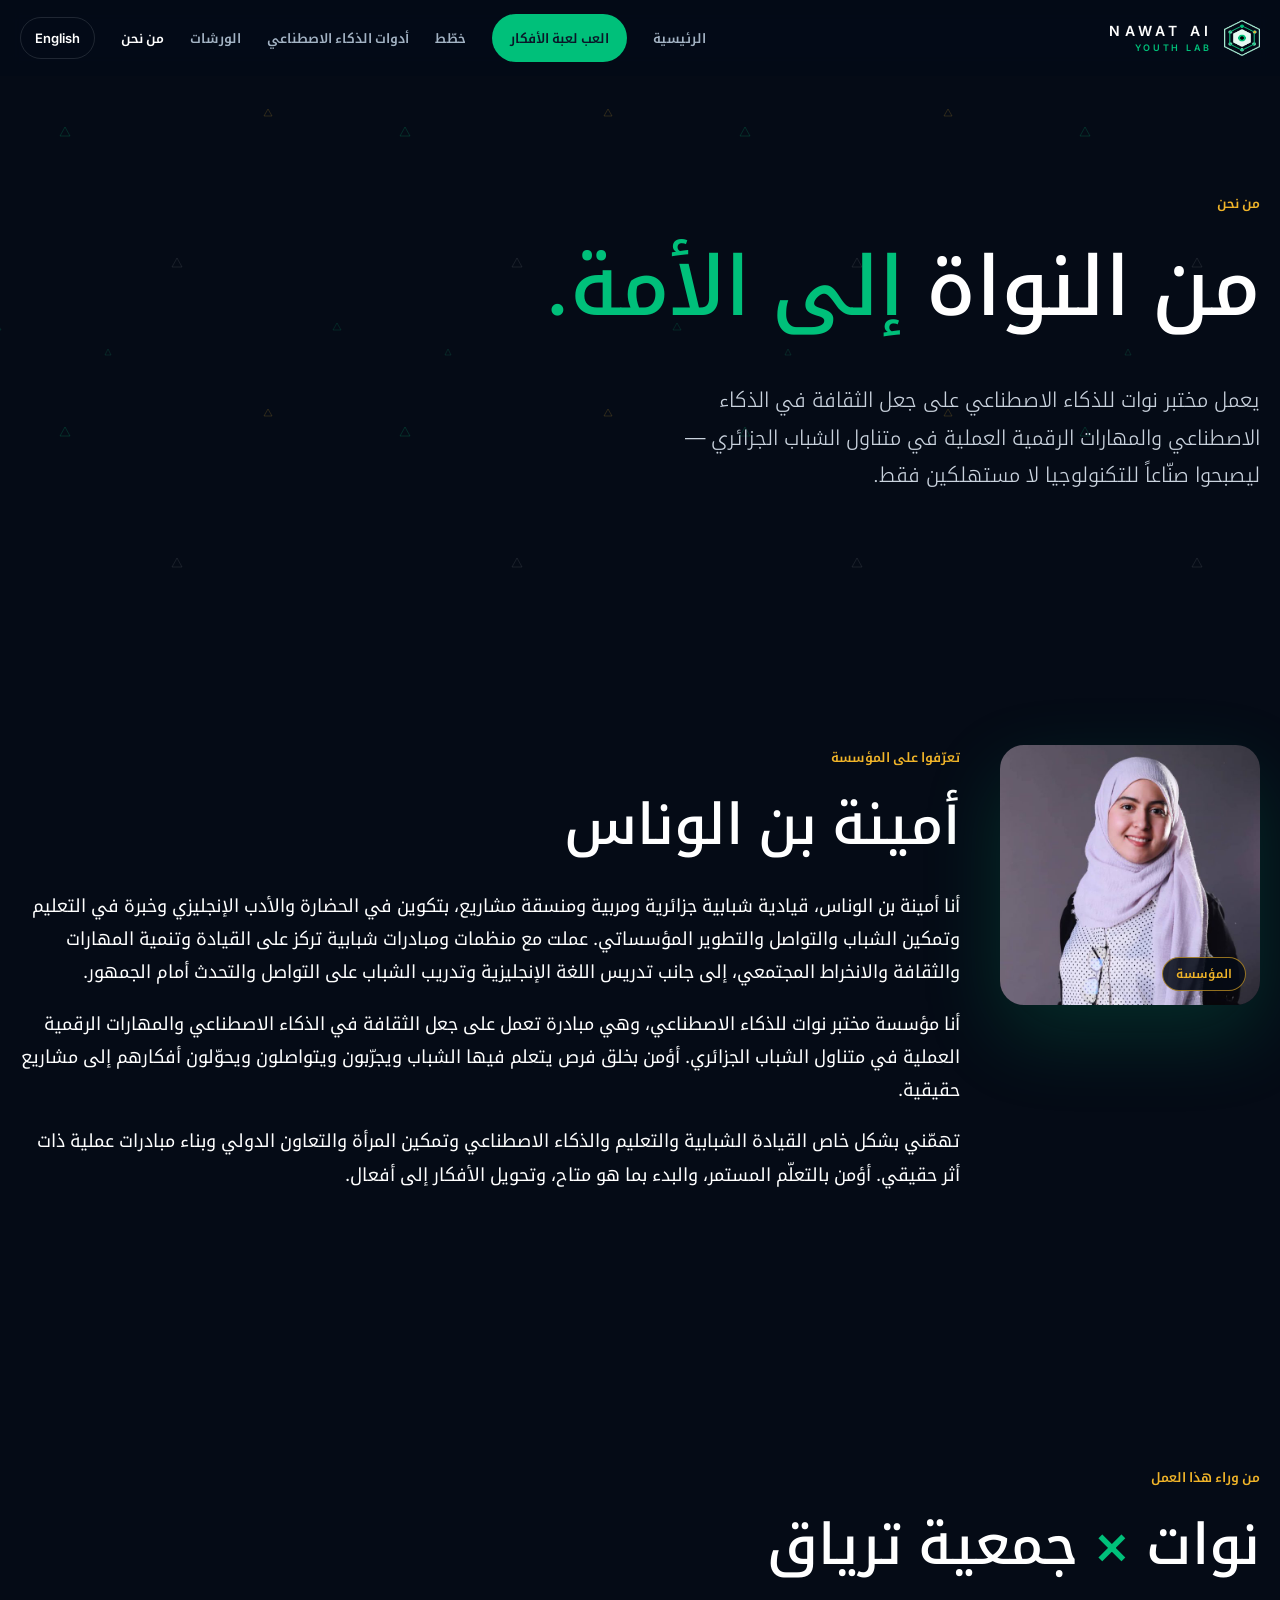
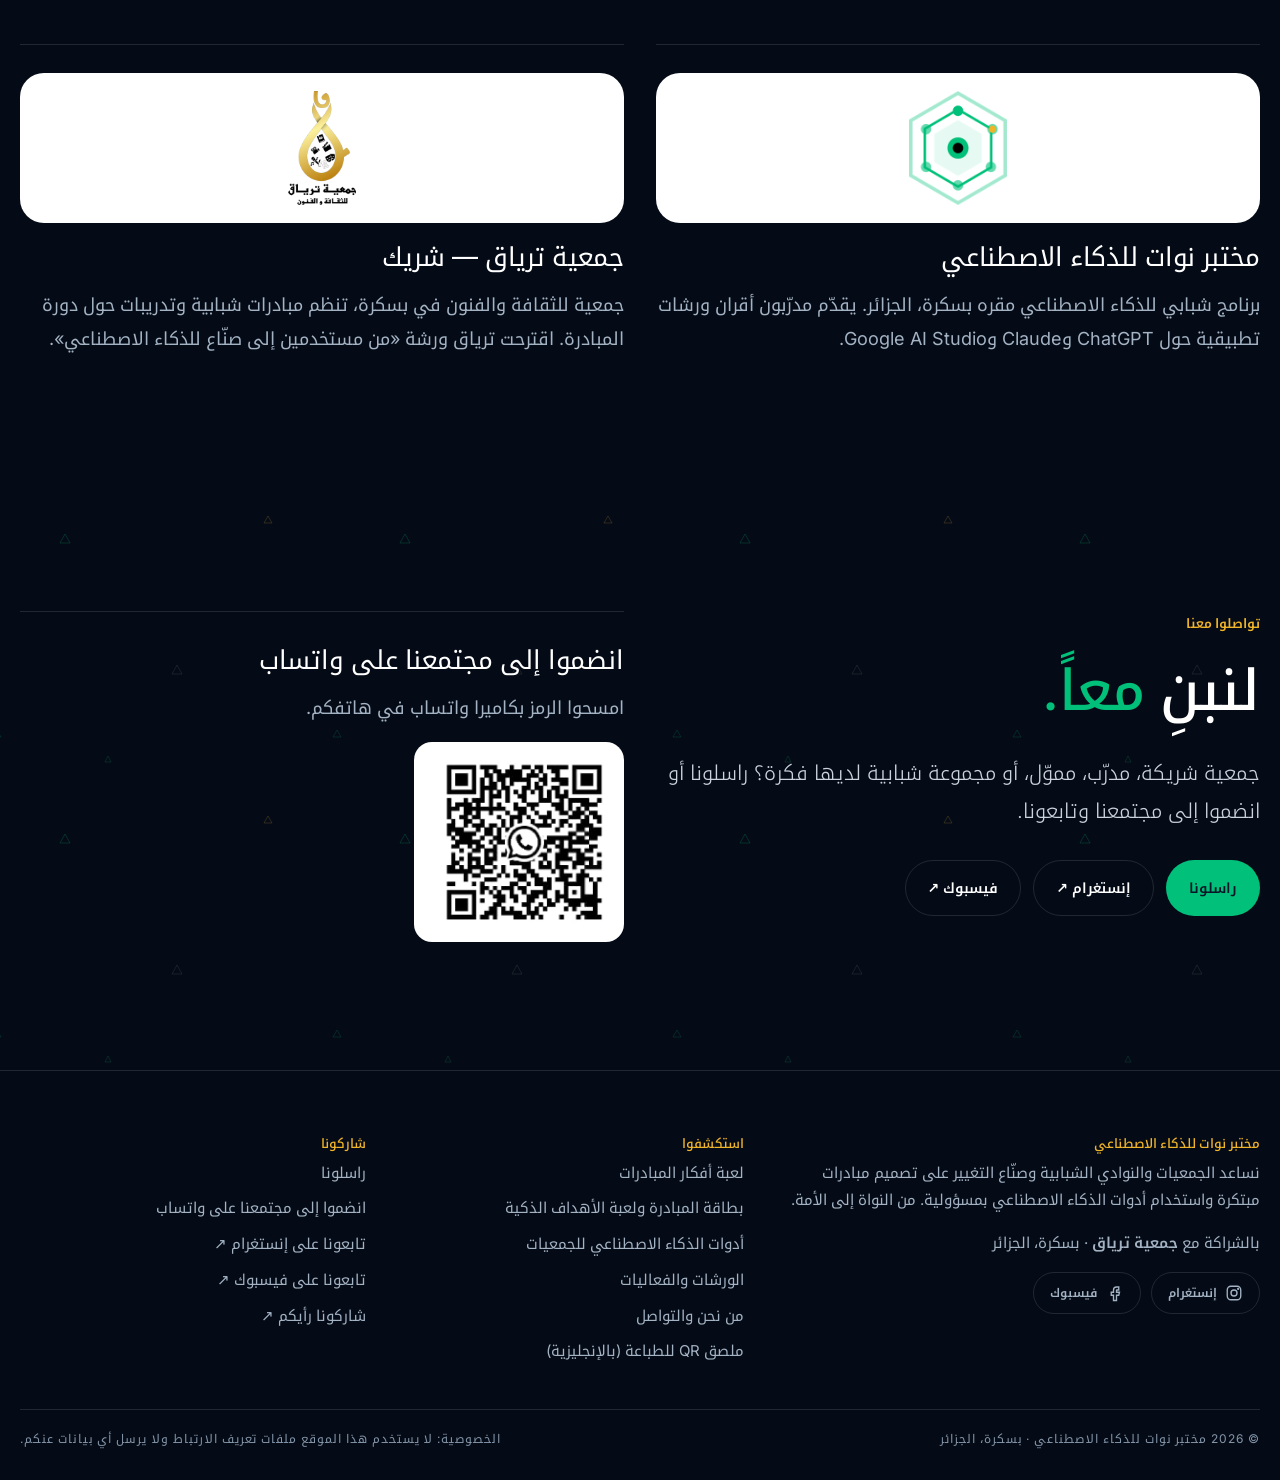
<file: ar/about.html>
<!doctype html>
<html lang="ar" dir="rtl">
<head>
  <meta charset="utf-8">
  <meta name="viewport" content="width=device-width, initial-scale=1">
  <meta http-equiv="Content-Security-Policy" content="default-src 'self'; script-src 'self'; style-src 'self'; img-src 'self' data:; font-src 'self'; connect-src 'none'; object-src 'none'; base-uri 'self'; form-action 'none'">
  <meta name="referrer" content="strict-origin-when-cross-origin">
  <title>من نحن والتواصل — مختبر نوات للذكاء الاصطناعي</title>
  <meta name="description" content="يعمل مختبر نوات للذكاء الاصطناعي على جعل الثقافة الرقمية والذكاء الاصطناعي في متناول الشباب الجزائري. أسسته أمينة بن الوناس بالشراكة مع جمعية ترياق.">
  <meta name="theme-color" content="#050B16">
  <link rel="canonical" href="https://benloamina-svg.github.io/nawat-ai-youth-lab/ar/about.html">
  <link rel="alternate" hreflang="en" href="https://benloamina-svg.github.io/nawat-ai-youth-lab/about.html">
  <link rel="alternate" hreflang="ar" href="https://benloamina-svg.github.io/nawat-ai-youth-lab/ar/about.html">
  <meta property="og:type" content="website">
  <meta property="og:site_name" content="NAWAT AI Youth Lab">
  <meta property="og:locale" content="ar_DZ">
  <meta property="og:title" content="من نحن والتواصل — مختبر نوات للذكاء الاصطناعي">
  <meta property="og:description" content="يعمل مختبر نوات للذكاء الاصطناعي على جعل الثقافة الرقمية والذكاء الاصطناعي في متناول الشباب الجزائري. أسسته أمينة بن الوناس بالشراكة مع جمعية ترياق.">
  <meta property="og:url" content="https://benloamina-svg.github.io/nawat-ai-youth-lab/ar/about.html">
  <meta property="og:image" content="https://benloamina-svg.github.io/nawat-ai-youth-lab/assets/img/nawat-logo.png">
  <meta name="twitter:card" content="summary">
  <link rel="icon" type="image/png" href="../assets/img/favicon.png">
  <link rel="stylesheet" href="../assets/css/styles.css">
</head>
<body>
  <a class="skip-link" href="#main">انتقل إلى المحتوى</a>
  <header class="site-header">
    <div class="wrap header-inner">
      <a class="brand" href="index.html" aria-label="مختبر نوات للذكاء الاصطناعي — الرئيسية">
        <img src="../assets/img/nawat-logo.png" alt="" width="40" height="40">
        <span class="brand-text" lang="en">NAWAT AI<small>YOUTH LAB</small></span>
      </a>
      <button class="menu-toggle" id="menuToggle" type="button" aria-expanded="false" aria-controls="siteNav" aria-label="فتح القائمة">☰</button>
      <nav id="siteNav" class="site-nav" aria-label="القائمة الرئيسية">
        <a href="index.html">الرئيسية</a>
        <a href="initiative-game.html" class="nav-cta">العب لعبة الأفكار</a>
        <a href="planning.html">خطّط</a>
        <a href="ai-toolkit.html">أدوات الذكاء الاصطناعي</a>
        <a href="workshops.html">الورشات</a>
        <a href="about.html">من نحن</a>
        <a class="lang-switch" href="../about.html" lang="en" hreflang="en" aria-label="English version">English</a>
      </nav>
    </div>
  </header>
  <main id="main">
    <section class="hero pattern">
      <div class="wrap">
        <p class="eyebrow">من نحن</p>
        <h1 class="title-xl">من النواة <span class="em">إلى الأمة.</span></h1>
        <p class="lede">يعمل مختبر نوات للذكاء الاصطناعي على جعل الثقافة في الذكاء الاصطناعي والمهارات الرقمية العملية في متناول الشباب الجزائري — ليصبحوا صنّاعاً للتكنولوجيا لا مستهلكين فقط.</p>
      </div>
    </section>

    <section class="section section-alt" aria-labelledby="founder-title">
      <div class="wrap founder">
        <figure class="founder-photo"><img src="../assets/img/amina-benlouanas.jpg" alt="صورة أمينة بن الوناس، مؤسسة مختبر نوات للذكاء الاصطناعي" width="320" height="320" loading="lazy"><figcaption class="pill gold">المؤسسة</figcaption></figure>
        <div>
          <p class="eyebrow">تعرّفوا على المؤسسة</p>
          <h2 class="title-lg" id="founder-title">أمينة بن الوناس</h2>
          <p>أنا أمينة بن الوناس، قيادية شبابية جزائرية ومربية ومنسقة مشاريع، بتكوين في الحضارة والأدب الإنجليزي وخبرة في التعليم وتمكين الشباب والتواصل والتطوير المؤسساتي. عملت مع منظمات ومبادرات شبابية تركز على القيادة وتنمية المهارات والثقافة والانخراط المجتمعي، إلى جانب تدريس اللغة الإنجليزية وتدريب الشباب على التواصل والتحدث أمام الجمهور.</p>
          <p>أنا مؤسسة مختبر نوات للذكاء الاصطناعي، وهي مبادرة تعمل على جعل الثقافة في الذكاء الاصطناعي والمهارات الرقمية العملية في متناول الشباب الجزائري. أؤمن بخلق فرص يتعلم فيها الشباب ويجرّبون ويتواصلون ويحوّلون أفكارهم إلى مشاريع حقيقية.</p>
          <p>تهمّني بشكل خاص القيادة الشبابية والتعليم والذكاء الاصطناعي وتمكين المرأة والتعاون الدولي وبناء مبادرات عملية ذات أثر حقيقي. أؤمن بالتعلّم المستمر، والبدء بما هو متاح، وتحويل الأفكار إلى أفعال.</p>
        </div>
      </div>
    </section>

    <section class="section" aria-labelledby="partners-title">
      <div class="wrap">
        <div class="section-head"><p class="eyebrow">من وراء هذا العمل</p><h2 class="title-lg" id="partners-title">نوات <span class="em">×</span> جمعية ترياق</h2></div>
        <div class="grid grid-2">
          <div class="card"><div class="logo-tile"><img src="../assets/img/nawat-logo.png" alt="شعار نوات" width="114" height="114"></div><h3 class="idea-result-gap">مختبر نوات للذكاء الاصطناعي</h3><p class="muted">برنامج شبابي للذكاء الاصطناعي مقره بسكرة، الجزائر. يقدّم مدرّبون أقران ورشات تطبيقية حول ChatGPT وClaude وGoogle AI Studio.</p></div>
          <div class="card"><div class="logo-tile"><img src="../assets/img/tiryaq-logo.png" alt="شعار جمعية ترياق للثقافة والفنون" width="80" height="114"></div><h3 class="idea-result-gap">جمعية ترياق — شريك</h3><p class="muted">جمعية للثقافة والفنون في بسكرة، تنظم مبادرات شبابية وتدريبات حول دورة المبادرة. اقترحت ترياق ورشة «من مستخدمين إلى صنّاع للذكاء الاصطناعي».</p></div>
        </div>
      </div>
    </section>

    <section class="section section-alt pattern" id="contact" aria-labelledby="contact-title">
      <div class="wrap grid grid-2">
        <div>
          <p class="eyebrow">تواصلوا معنا</p>
          <h2 class="title-lg" id="contact-title">لنبنِ <span class="em">معاً.</span></h2>
          <p class="lede">جمعية شريكة، مدرّب، مموّل، أو مجموعة شبابية لديها فكرة؟ راسلونا أو انضموا إلى مجتمعنا وتابعونا.</p>
          <div class="actions">
            <a class="button" data-email href="#">راسلونا</a>
            <a class="button button-outline" data-social="instagram" href="#">إنستغرام ↗</a>
            <a class="button button-outline" data-social="facebook" href="#">فيسبوك ↗</a>
          </div>
        </div>
        <div class="card">
          <h3>انضموا إلى مجتمعنا على واتساب</h3>
          <p class="muted">امسحوا الرمز بكاميرا واتساب في هاتفكم.</p>
          <div class="qr-box"><img src="../assets/img/whatsapp-qr.png" alt="رمز QR للانضمام إلى مجموعة نوات على واتساب" width="172" height="172"></div>
        </div>
      </div>
    </section>
  </main>
  <footer class="site-footer">
    <div class="wrap">
      <div class="footer-grid">
        <div>
          <h2>مختبر نوات للذكاء الاصطناعي</h2>
          <p>نساعد الجمعيات والنوادي الشبابية وصنّاع التغيير على تصميم مبادرات مبتكرة واستخدام أدوات الذكاء الاصطناعي بمسؤولية. من النواة إلى الأمة.</p>
          <p>بالشراكة مع <strong>جمعية ترياق</strong> · بسكرة، الجزائر</p>
          <div class="social">
            <a class="button button-outline button-small" data-social="instagram" href="#"><svg viewBox="0 0 24 24" aria-hidden="true"><rect x="3" y="3" width="18" height="18" rx="5"/><circle cx="12" cy="12" r="4"/><circle cx="17.5" cy="6.5" r=".6"/></svg> إنستغرام</a>
            <a class="button button-outline button-small" data-social="facebook" href="#"><svg viewBox="0 0 24 24" aria-hidden="true"><path d="M14 8h3V4h-3a4 4 0 0 0-4 4v3H7v4h3v7h4v-7h3l1-4h-4V8.5a.5.5 0 0 1 .5-.5z"/></svg> فيسبوك</a>
          </div>
        </div>
        <div>
          <h2>استكشفوا</h2>
          <ul>
            <li><a href="initiative-game.html">لعبة أفكار المبادرات</a></li>
            <li><a href="planning.html">بطاقة المبادرة ولعبة الأهداف الذكية</a></li>
            <li><a href="ai-toolkit.html">أدوات الذكاء الاصطناعي للجمعيات</a></li>
            <li><a href="workshops.html">الورشات والفعاليات</a></li>
            <li><a href="about.html">من نحن والتواصل</a></li>
            <li><a href="../poster.html">ملصق QR للطباعة (بالإنجليزية)</a></li>
          </ul>
        </div>
        <div>
          <h2>شاركونا</h2>
          <ul>
            <li><a data-email href="about.html#contact">راسلونا</a></li>
            <li><a href="about.html#contact">انضموا إلى مجتمعنا على واتساب</a></li>
            <li><a data-social="instagram" href="#">تابعونا على إنستغرام ↗</a></li>
            <li><a data-social="facebook" href="#">تابعونا على فيسبوك ↗</a></li>
            <li><a data-form="feedback" href="#">شاركونا رأيكم ↗</a></li>
          </ul>
        </div>
      </div>
      <div class="footer-bottom">
        <span>© <span data-year>2026</span> مختبر نوات للذكاء الاصطناعي · بسكرة، الجزائر</span>
        <span>الخصوصية: لا يستخدم هذا الموقع ملفات تعريف الارتباط ولا يرسل أي بيانات عنكم.</span>
      </div>
    </div>
  </footer>
  <script src="../assets/js/config.js"></script>
  <script src="../assets/js/i18n.js"></script>
  <script src="../assets/js/main.js"></script>
</body>
</html>
</file>
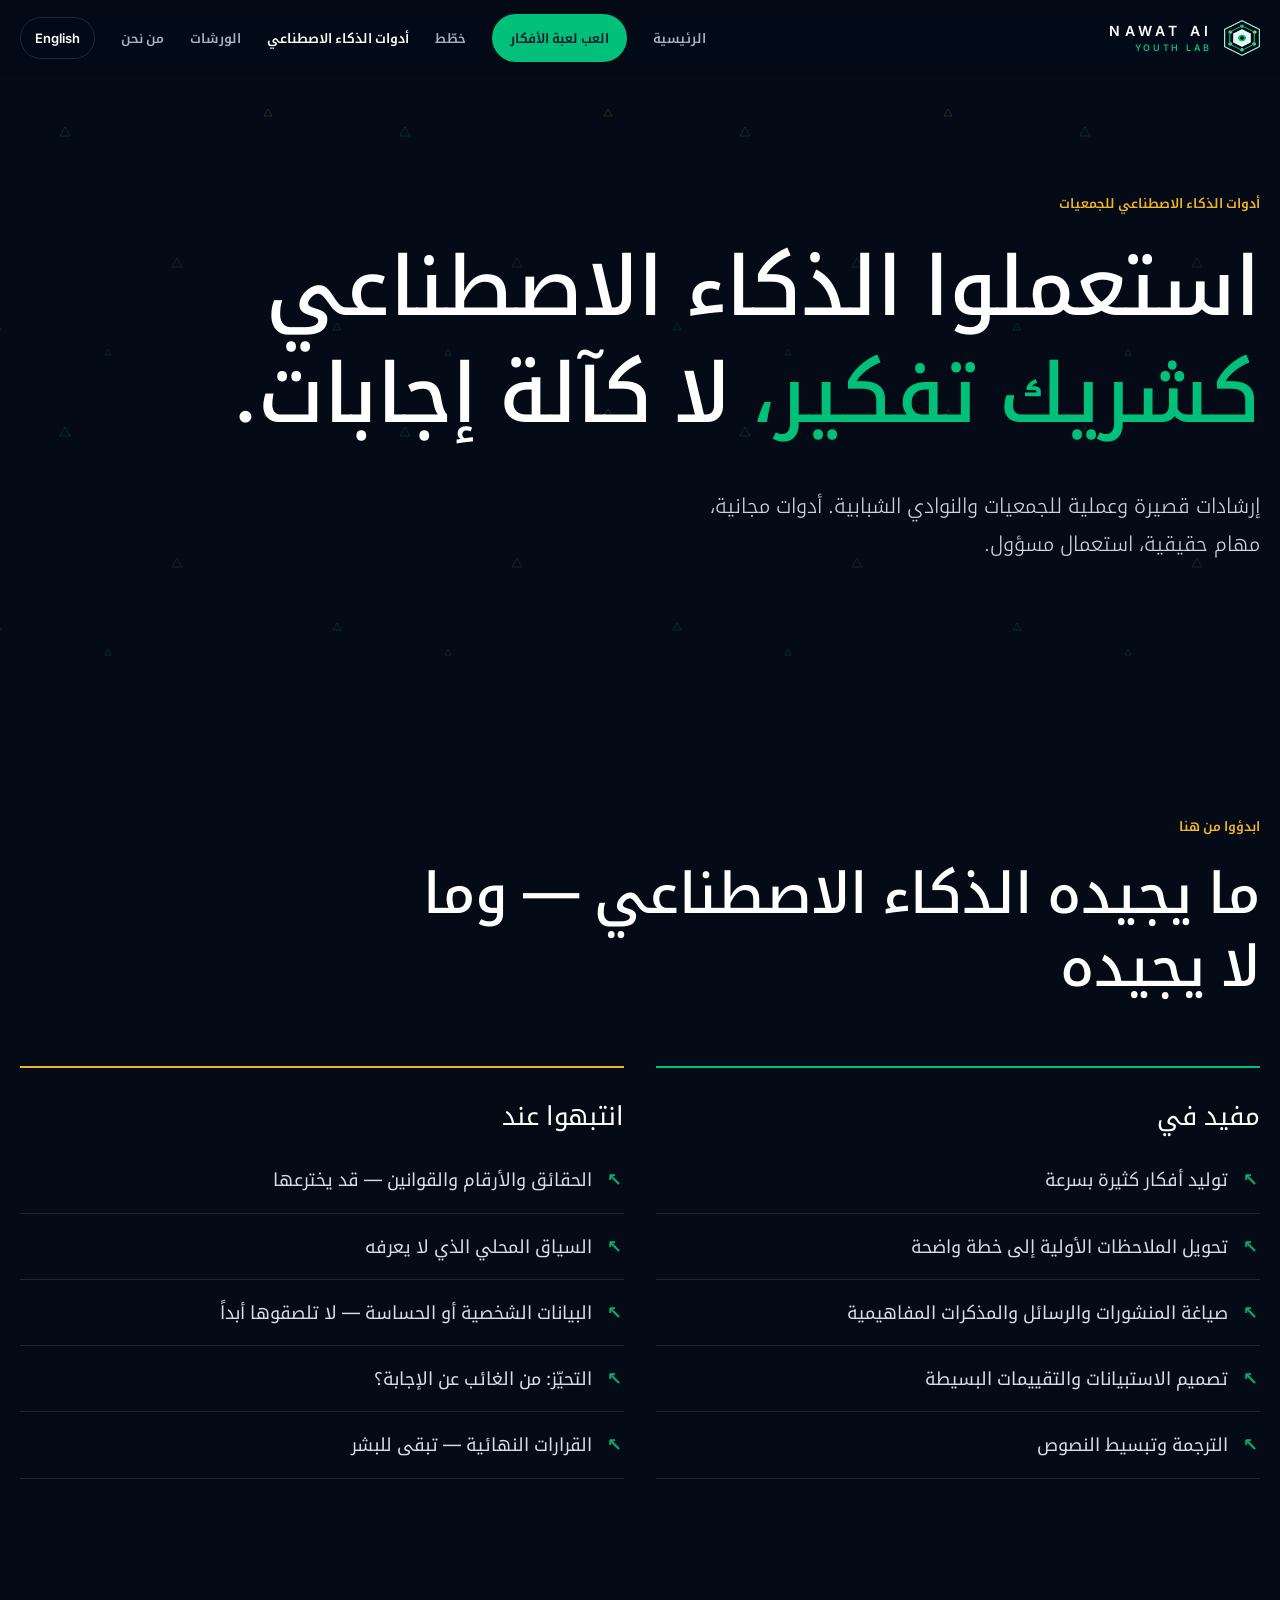
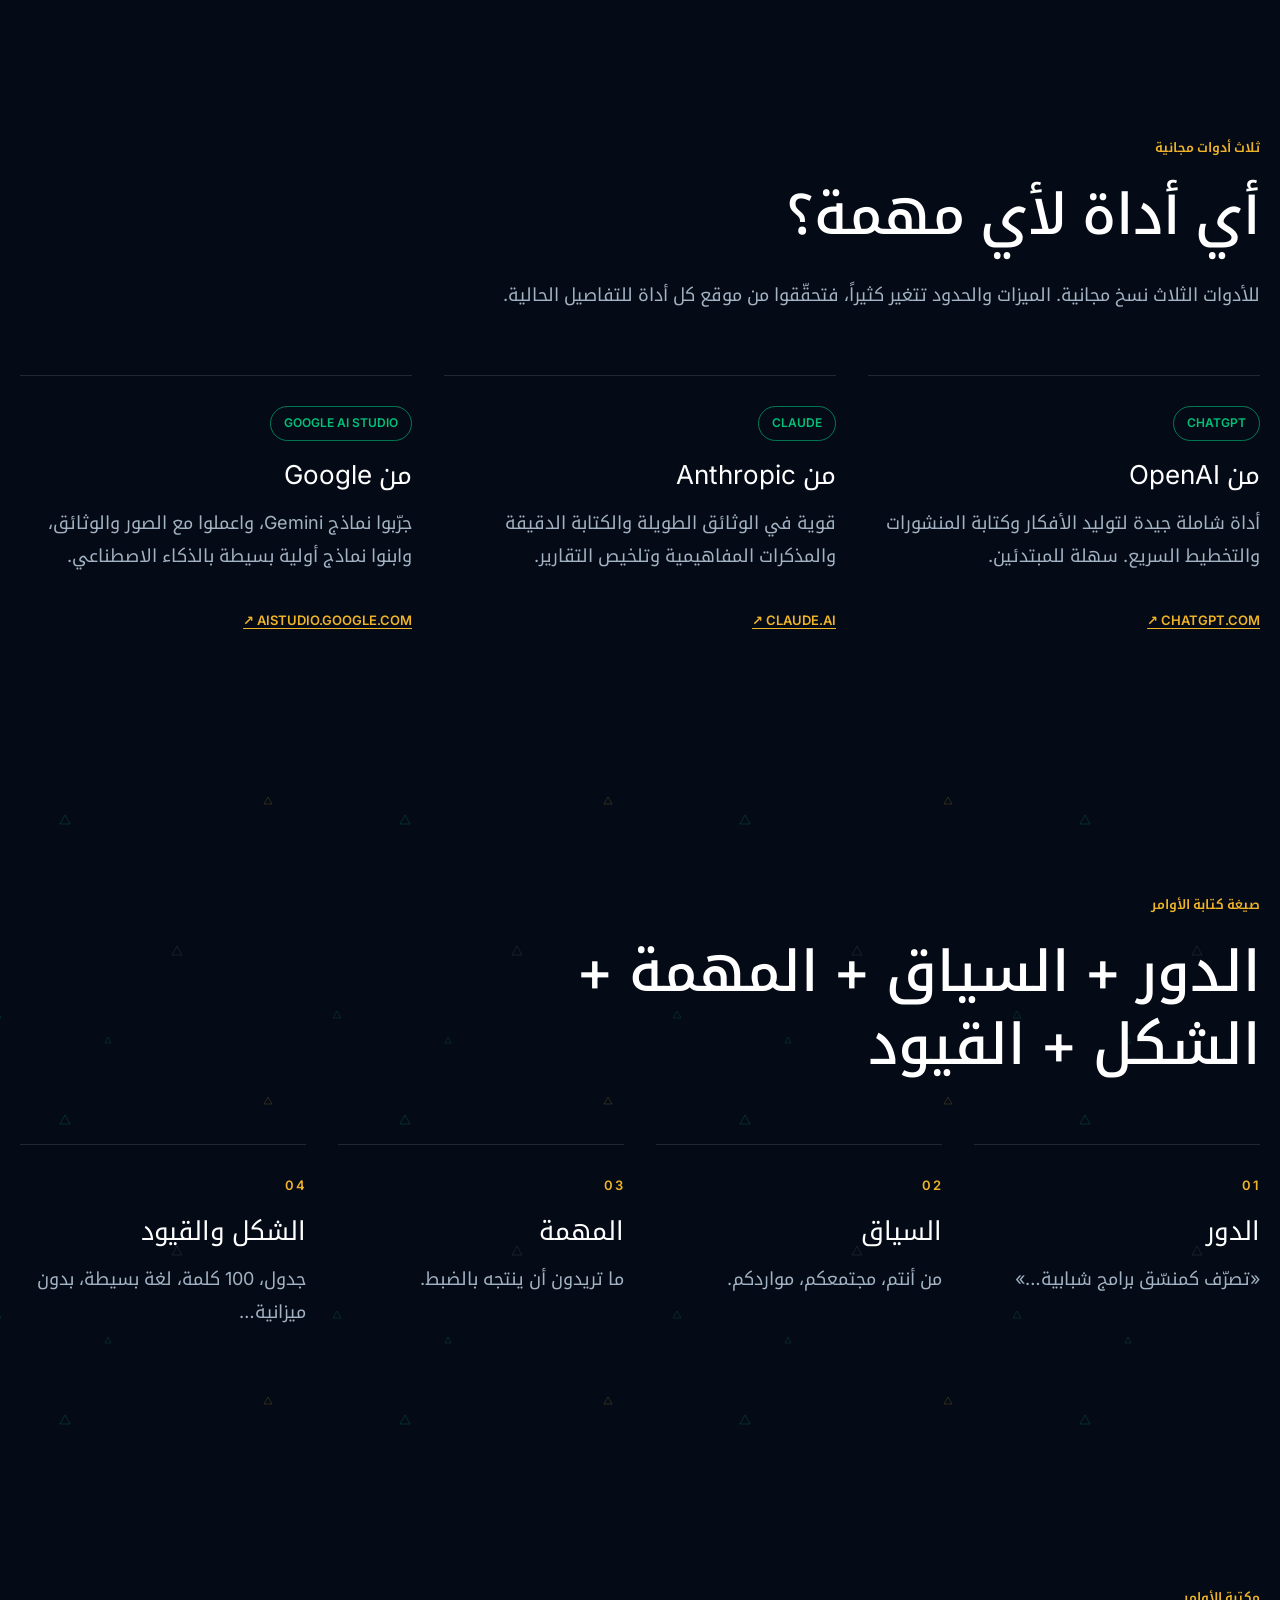
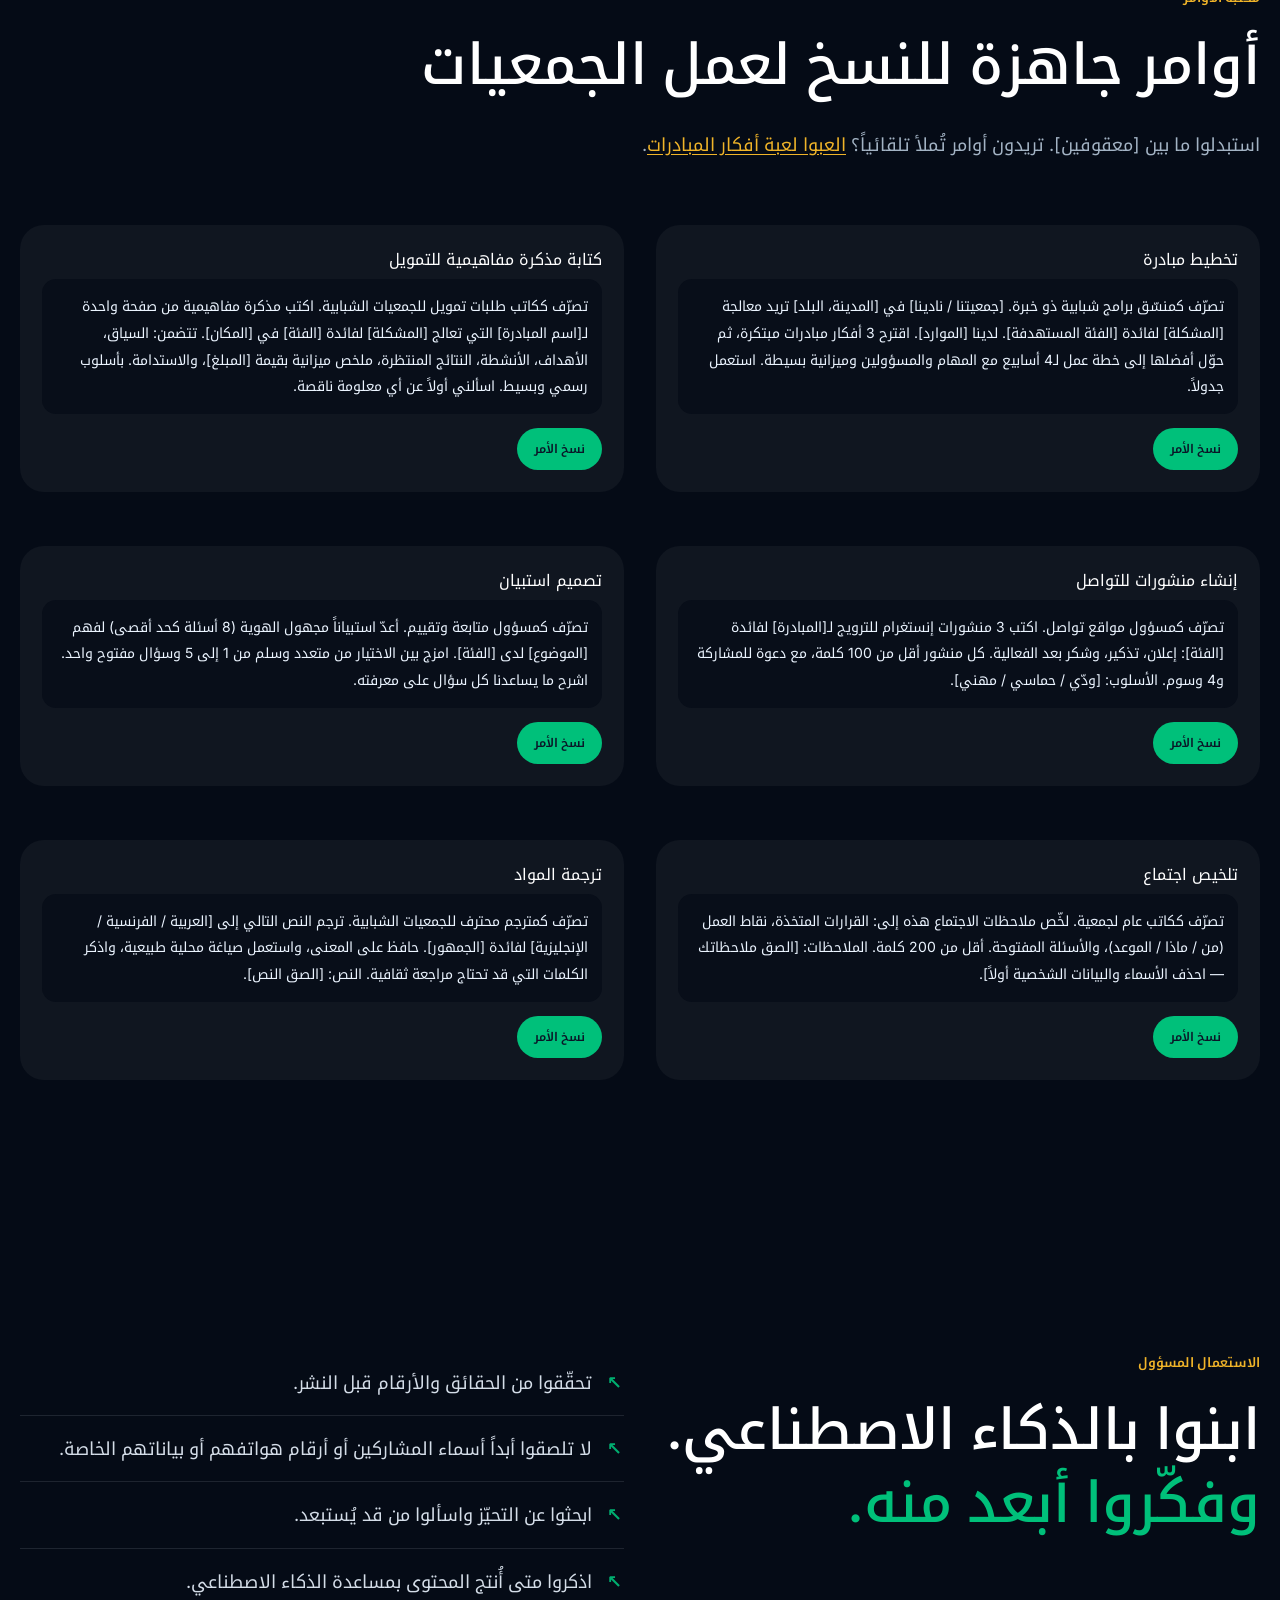
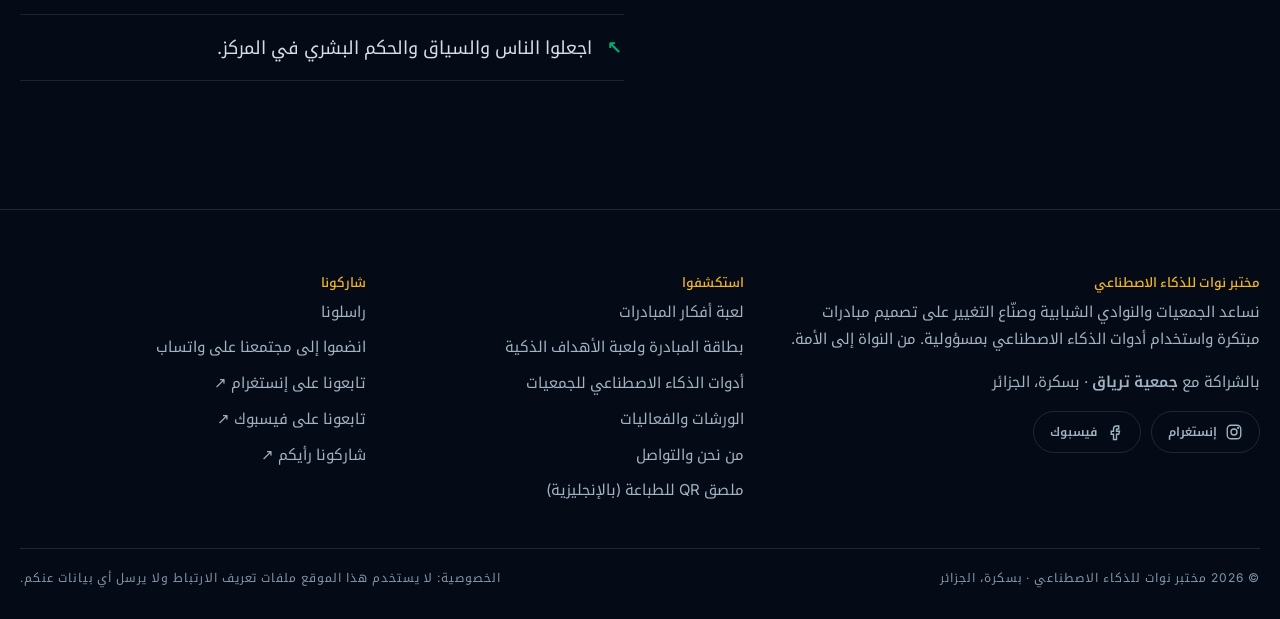
<file: ar/ai-toolkit.html>
<!doctype html>
<html lang="ar" dir="rtl">
<head>
  <meta charset="utf-8">
  <meta name="viewport" content="width=device-width, initial-scale=1">
  <meta http-equiv="Content-Security-Policy" content="default-src 'self'; script-src 'self'; style-src 'self'; img-src 'self' data:; font-src 'self'; connect-src 'none'; object-src 'none'; base-uri 'self'; form-action 'none'">
  <meta name="referrer" content="strict-origin-when-cross-origin">
  <title>أدوات الذكاء الاصطناعي للجمعيات — مختبر نوات للذكاء الاصطناعي</title>
  <meta name="description" content="ثقافة عملية في الذكاء الاصطناعي للجمعيات الشبابية: ما يجيده وما لا يجيده، أدلة ChatGPT وClaude وGoogle AI Studio، صيغة الأوامر ومكتبة أوامر جاهزة.">
  <meta name="theme-color" content="#050B16">
  <link rel="canonical" href="https://benloamina-svg.github.io/nawat-ai-youth-lab/ar/ai-toolkit.html">
  <link rel="alternate" hreflang="en" href="https://benloamina-svg.github.io/nawat-ai-youth-lab/ai-toolkit.html">
  <link rel="alternate" hreflang="ar" href="https://benloamina-svg.github.io/nawat-ai-youth-lab/ar/ai-toolkit.html">
  <meta property="og:type" content="website">
  <meta property="og:site_name" content="NAWAT AI Youth Lab">
  <meta property="og:locale" content="ar_DZ">
  <meta property="og:title" content="أدوات الذكاء الاصطناعي للجمعيات — مختبر نوات للذكاء الاصطناعي">
  <meta property="og:description" content="ثقافة عملية في الذكاء الاصطناعي للجمعيات الشبابية: ما يجيده وما لا يجيده، أدلة ChatGPT وClaude وGoogle AI Studio، صيغة الأوامر ومكتبة أوامر جاهزة.">
  <meta property="og:url" content="https://benloamina-svg.github.io/nawat-ai-youth-lab/ar/ai-toolkit.html">
  <meta property="og:image" content="https://benloamina-svg.github.io/nawat-ai-youth-lab/assets/img/nawat-logo.png">
  <meta name="twitter:card" content="summary">
  <link rel="icon" type="image/png" href="../assets/img/favicon.png">
  <link rel="stylesheet" href="../assets/css/styles.css">
</head>
<body>
  <a class="skip-link" href="#main">انتقل إلى المحتوى</a>
  <header class="site-header">
    <div class="wrap header-inner">
      <a class="brand" href="index.html" aria-label="مختبر نوات للذكاء الاصطناعي — الرئيسية">
        <img src="../assets/img/nawat-logo.png" alt="" width="40" height="40">
        <span class="brand-text" lang="en">NAWAT AI<small>YOUTH LAB</small></span>
      </a>
      <button class="menu-toggle" id="menuToggle" type="button" aria-expanded="false" aria-controls="siteNav" aria-label="فتح القائمة">☰</button>
      <nav id="siteNav" class="site-nav" aria-label="القائمة الرئيسية">
        <a href="index.html">الرئيسية</a>
        <a href="initiative-game.html" class="nav-cta">العب لعبة الأفكار</a>
        <a href="planning.html">خطّط</a>
        <a href="ai-toolkit.html">أدوات الذكاء الاصطناعي</a>
        <a href="workshops.html">الورشات</a>
        <a href="about.html">من نحن</a>
        <a class="lang-switch" href="../ai-toolkit.html" lang="en" hreflang="en" aria-label="English version">English</a>
      </nav>
    </div>
  </header>
  <main id="main">
    <section class="hero pattern">
      <div class="wrap">
        <p class="eyebrow">أدوات الذكاء الاصطناعي للجمعيات</p>
        <h1 class="title-xl">استعملوا الذكاء الاصطناعي <span class="em">كشريك تفكير،</span> لا كآلة إجابات.</h1>
        <p class="lede">إرشادات قصيرة وعملية للجمعيات والنوادي الشبابية. أدوات مجانية، مهام حقيقية، استعمال مسؤول.</p>
      </div>
    </section>

    <section class="section section-alt" aria-labelledby="good-bad">
      <div class="wrap">
        <div class="section-head"><p class="eyebrow">ابدؤوا من هنا</p><h2 class="title-lg" id="good-bad">ما يجيده الذكاء الاصطناعي — وما لا يجيده</h2></div>
        <div class="grid grid-2">
          <div class="card accent"><h3>مفيد في</h3><ul class="check-list">
            <li>توليد أفكار كثيرة بسرعة</li><li>تحويل الملاحظات الأولية إلى خطة واضحة</li>
            <li>صياغة المنشورات والرسائل والمذكرات المفاهيمية</li><li>تصميم الاستبيانات والتقييمات البسيطة</li>
            <li>الترجمة وتبسيط النصوص</li></ul></div>
          <div class="card accent-gold"><h3>انتبهوا عند</h3><ul class="check-list">
            <li>الحقائق والأرقام والقوانين — قد يخترعها</li><li>السياق المحلي الذي لا يعرفه</li>
            <li>البيانات الشخصية أو الحساسة — لا تلصقوها أبداً</li><li>التحيّز: من الغائب عن الإجابة؟</li>
            <li>القرارات النهائية — تبقى للبشر</li></ul></div>
        </div>
      </div>
    </section>

    <section class="section" aria-labelledby="tools-title">
      <div class="wrap">
        <div class="section-head"><p class="eyebrow">ثلاث أدوات مجانية</p><h2 class="title-lg" id="tools-title">أي أداة لأي مهمة؟</h2>
          <p class="muted">للأدوات الثلاث نسخ مجانية. الميزات والحدود تتغير كثيراً، فتحقّقوا من موقع كل أداة للتفاصيل الحالية.</p></div>
        <div class="grid grid-3">
          <div class="card"><span class="pill">ChatGPT</span><h3 class="idea-result-gap">من OpenAI</h3><p class="muted">أداة شاملة جيدة لتوليد الأفكار وكتابة المنشورات والتخطيط السريع. سهلة للمبتدئين.</p><a class="card-link" href="https://chatgpt.com" target="_blank" rel="noopener noreferrer">chatgpt.com ↗</a></div>
          <div class="card"><span class="pill">Claude</span><h3 class="idea-result-gap">من Anthropic</h3><p class="muted">قوية في الوثائق الطويلة والكتابة الدقيقة والمذكرات المفاهيمية وتلخيص التقارير.</p><a class="card-link" href="https://claude.ai" target="_blank" rel="noopener noreferrer">claude.ai ↗</a></div>
          <div class="card"><span class="pill">Google AI Studio</span><h3 class="idea-result-gap">من Google</h3><p class="muted">جرّبوا نماذج Gemini، واعملوا مع الصور والوثائق، وابنوا نماذج أولية بسيطة بالذكاء الاصطناعي.</p><a class="card-link" href="https://aistudio.google.com" target="_blank" rel="noopener noreferrer">aistudio.google.com ↗</a></div>
        </div>
      </div>
    </section>

    <section class="section section-alt pattern" aria-labelledby="formula-title">
      <div class="wrap">
        <div class="section-head"><p class="eyebrow">صيغة كتابة الأوامر</p><h2 class="title-lg" id="formula-title">الدور + السياق + المهمة + الشكل + القيود</h2></div>
        <div class="grid grid-4 steps-row">
          <div class="card"><h3>الدور</h3><p class="muted">«تصرّف كمنسّق برامج شبابية…»</p></div>
          <div class="card"><h3>السياق</h3><p class="muted">من أنتم، مجتمعكم، مواردكم.</p></div>
          <div class="card"><h3>المهمة</h3><p class="muted">ما تريدون أن ينتجه بالضبط.</p></div>
          <div class="card"><h3>الشكل والقيود</h3><p class="muted">جدول، 100 كلمة، لغة بسيطة، بدون ميزانية…</p></div>
        </div>
      </div>
    </section>

    <section class="section" aria-labelledby="library-title">
      <div class="wrap">
        <div class="section-head"><p class="eyebrow">مكتبة الأوامر</p><h2 class="title-lg" id="library-title">أوامر جاهزة للنسخ لعمل الجمعيات</h2>
          <p class="muted">استبدلوا ما بين [معقوفين]. تريدون أوامر تُملأ تلقائياً؟ <a href="initiative-game.html">العبوا لعبة أفكار المبادرات</a>.</p></div>
        <div class="grid grid-2">
          <article class="prompt-card">
            <h3 class="h4">تخطيط مبادرة</h3>
            <p class="prompt-text" id="p-plan">تصرّف كمنسّق برامج شبابية ذو خبرة. [جمعيتنا / نادينا] في [المدينة، البلد] تريد معالجة [المشكلة] لفائدة [الفئة المستهدفة]. لدينا [الموارد]. اقترح 3 أفكار مبادرات مبتكرة، ثم حوّل أفضلها إلى خطة عمل لـ4 أسابيع مع المهام والمسؤولين وميزانية بسيطة. استعمل جدولاً.</p>
            <button class="button button-small" type="button" data-copy="p-plan">نسخ الأمر</button>
          </article>
          <article class="prompt-card">
            <h3 class="h4">كتابة مذكرة مفاهيمية للتمويل</h3>
            <p class="prompt-text" id="p-concept">تصرّف ككاتب طلبات تمويل للجمعيات الشبابية. اكتب مذكرة مفاهيمية من صفحة واحدة لـ[اسم المبادرة] التي تعالج [المشكلة] لفائدة [الفئة] في [المكان]. تتضمن: السياق، الأهداف، الأنشطة، النتائج المنتظرة، ملخص ميزانية بقيمة [المبلغ]، والاستدامة. بأسلوب رسمي وبسيط. اسألني أولاً عن أي معلومة ناقصة.</p>
            <button class="button button-small" type="button" data-copy="p-concept">نسخ الأمر</button>
          </article>
          <article class="prompt-card">
            <h3 class="h4">إنشاء منشورات للتواصل</h3>
            <p class="prompt-text" id="p-social">تصرّف كمسؤول مواقع تواصل. اكتب 3 منشورات إنستغرام للترويج لـ[المبادرة] لفائدة [الفئة]: إعلان، تذكير، وشكر بعد الفعالية. كل منشور أقل من 100 كلمة، مع دعوة للمشاركة و4 وسوم. الأسلوب: [ودّي / حماسي / مهني].</p>
            <button class="button button-small" type="button" data-copy="p-social">نسخ الأمر</button>
          </article>
          <article class="prompt-card">
            <h3 class="h4">تصميم استبيان</h3>
            <p class="prompt-text" id="p-survey">تصرّف كمسؤول متابعة وتقييم. أعدّ استبياناً مجهول الهوية (8 أسئلة كحد أقصى) لفهم [الموضوع] لدى [الفئة]. امزج بين الاختيار من متعدد وسلم من 1 إلى 5 وسؤال مفتوح واحد. اشرح ما يساعدنا كل سؤال على معرفته.</p>
            <button class="button button-small" type="button" data-copy="p-survey">نسخ الأمر</button>
          </article>
          <article class="prompt-card">
            <h3 class="h4">تلخيص اجتماع</h3>
            <p class="prompt-text" id="p-minutes">تصرّف ككاتب عام لجمعية. لخّص ملاحظات الاجتماع هذه إلى: القرارات المتخذة، نقاط العمل (من / ماذا / الموعد)، والأسئلة المفتوحة. أقل من 200 كلمة. الملاحظات: [الصق ملاحظاتك — احذف الأسماء والبيانات الشخصية أولاً].</p>
            <button class="button button-small" type="button" data-copy="p-minutes">نسخ الأمر</button>
          </article>
          <article class="prompt-card">
            <h3 class="h4">ترجمة المواد</h3>
            <p class="prompt-text" id="p-translate">تصرّف كمترجم محترف للجمعيات الشبابية. ترجم النص التالي إلى [العربية / الفرنسية / الإنجليزية] لفائدة [الجمهور]. حافظ على المعنى، واستعمل صياغة محلية طبيعية، واذكر الكلمات التي قد تحتاج مراجعة ثقافية. النص: [الصق النص].</p>
            <button class="button button-small" type="button" data-copy="p-translate">نسخ الأمر</button>
          </article>
        </div>
      </div>
    </section>

    <section class="section section-alt" aria-labelledby="resp-title">
      <div class="wrap grid grid-2">
        <div><p class="eyebrow">الاستعمال المسؤول</p><h2 class="title-lg" id="resp-title">ابنوا بالذكاء الاصطناعي. <span class="em">وفكّروا أبعد منه.</span></h2></div>
        <ul class="check-list">
          <li>تحقّقوا من الحقائق والأرقام قبل النشر.</li>
          <li>لا تلصقوا أبداً أسماء المشاركين أو أرقام هواتفهم أو بياناتهم الخاصة.</li>
          <li>ابحثوا عن التحيّز واسألوا من قد يُستبعد.</li>
          <li>اذكروا متى أُنتج المحتوى بمساعدة الذكاء الاصطناعي.</li>
          <li>اجعلوا الناس والسياق والحكم البشري في المركز.</li>
        </ul>
      </div>
    </section>
  </main>
  <footer class="site-footer">
    <div class="wrap">
      <div class="footer-grid">
        <div>
          <h2>مختبر نوات للذكاء الاصطناعي</h2>
          <p>نساعد الجمعيات والنوادي الشبابية وصنّاع التغيير على تصميم مبادرات مبتكرة واستخدام أدوات الذكاء الاصطناعي بمسؤولية. من النواة إلى الأمة.</p>
          <p>بالشراكة مع <strong>جمعية ترياق</strong> · بسكرة، الجزائر</p>
          <div class="social">
            <a class="button button-outline button-small" data-social="instagram" href="#"><svg viewBox="0 0 24 24" aria-hidden="true"><rect x="3" y="3" width="18" height="18" rx="5"/><circle cx="12" cy="12" r="4"/><circle cx="17.5" cy="6.5" r=".6"/></svg> إنستغرام</a>
            <a class="button button-outline button-small" data-social="facebook" href="#"><svg viewBox="0 0 24 24" aria-hidden="true"><path d="M14 8h3V4h-3a4 4 0 0 0-4 4v3H7v4h3v7h4v-7h3l1-4h-4V8.5a.5.5 0 0 1 .5-.5z"/></svg> فيسبوك</a>
          </div>
        </div>
        <div>
          <h2>استكشفوا</h2>
          <ul>
            <li><a href="initiative-game.html">لعبة أفكار المبادرات</a></li>
            <li><a href="planning.html">بطاقة المبادرة ولعبة الأهداف الذكية</a></li>
            <li><a href="ai-toolkit.html">أدوات الذكاء الاصطناعي للجمعيات</a></li>
            <li><a href="workshops.html">الورشات والفعاليات</a></li>
            <li><a href="about.html">من نحن والتواصل</a></li>
            <li><a href="../poster.html">ملصق QR للطباعة (بالإنجليزية)</a></li>
          </ul>
        </div>
        <div>
          <h2>شاركونا</h2>
          <ul>
            <li><a data-email href="about.html#contact">راسلونا</a></li>
            <li><a href="about.html#contact">انضموا إلى مجتمعنا على واتساب</a></li>
            <li><a data-social="instagram" href="#">تابعونا على إنستغرام ↗</a></li>
            <li><a data-social="facebook" href="#">تابعونا على فيسبوك ↗</a></li>
            <li><a data-form="feedback" href="#">شاركونا رأيكم ↗</a></li>
          </ul>
        </div>
      </div>
      <div class="footer-bottom">
        <span>© <span data-year>2026</span> مختبر نوات للذكاء الاصطناعي · بسكرة، الجزائر</span>
        <span>الخصوصية: لا يستخدم هذا الموقع ملفات تعريف الارتباط ولا يرسل أي بيانات عنكم.</span>
      </div>
    </div>
  </footer>
  <script src="../assets/js/config.js"></script>
  <script src="../assets/js/i18n.js"></script>
  <script src="../assets/js/main.js"></script>
</body>
</html>
</file>
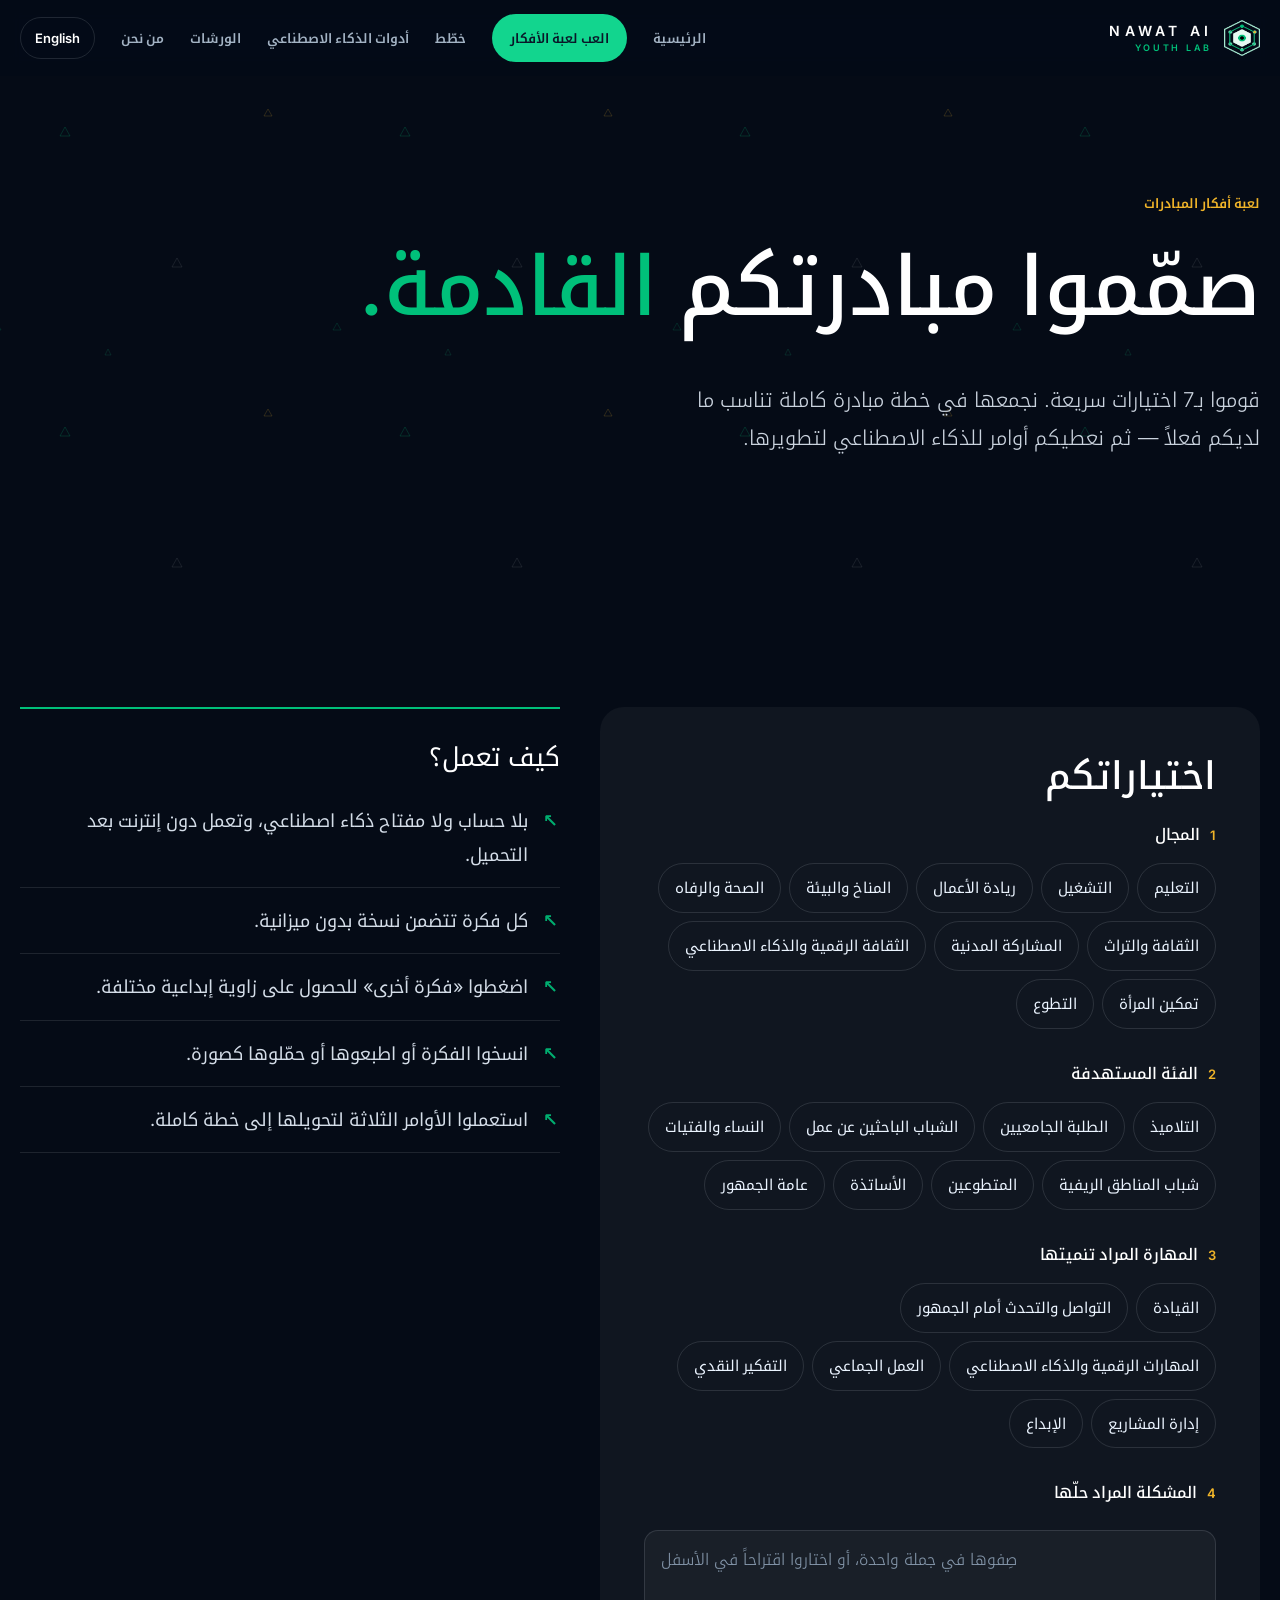
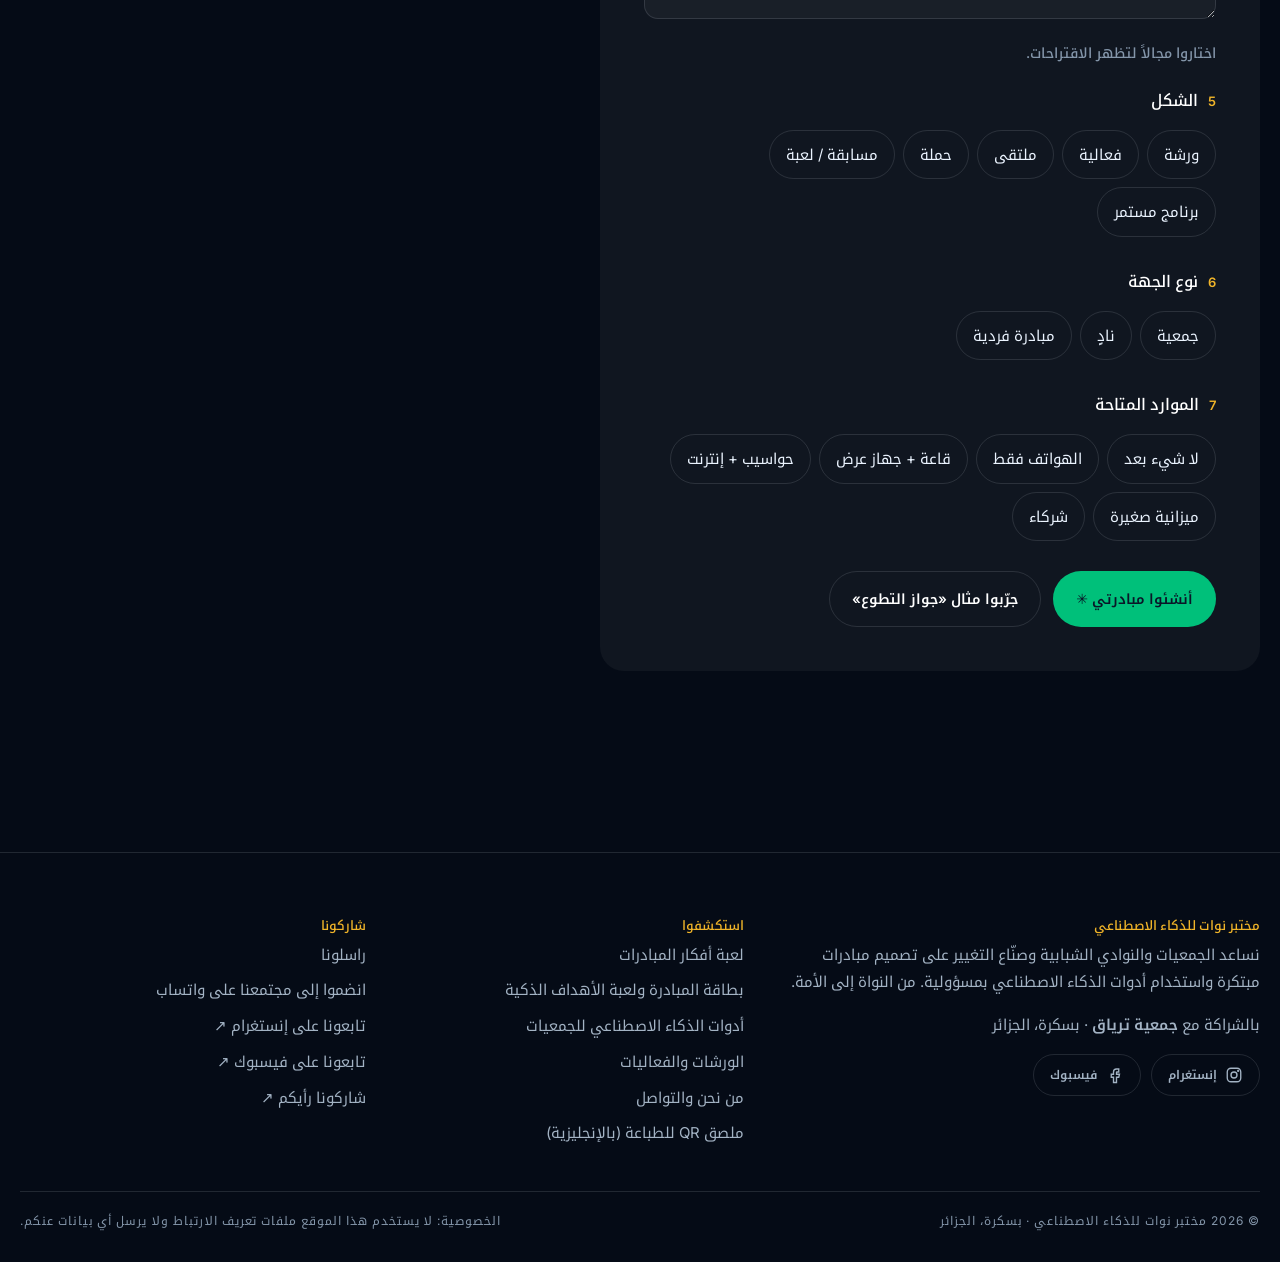
<file: ar/initiative-game.html>
<!doctype html>
<html lang="ar" dir="rtl">
<head>
  <meta charset="utf-8">
  <meta name="viewport" content="width=device-width, initial-scale=1">
  <meta http-equiv="Content-Security-Policy" content="default-src 'self'; script-src 'self'; style-src 'self'; img-src 'self' data:; font-src 'self'; connect-src 'none'; object-src 'none'; base-uri 'self'; form-action 'none'">
  <meta name="referrer" content="strict-origin-when-cross-origin">
  <title>لعبة أفكار المبادرات — مختبر نوات للذكاء الاصطناعي</title>
  <meta name="description" content="اختاروا المجال والفئة والمهارات والشكل والموارد، واحصلوا على مبادرة شبابية كاملة وواقعية مع خيار بدون ميزانية وأوامر للذكاء الاصطناعي.">
  <meta name="theme-color" content="#050B16">
  <link rel="canonical" href="https://benloamina-svg.github.io/nawat-ai-youth-lab/ar/initiative-game.html">
  <link rel="alternate" hreflang="en" href="https://benloamina-svg.github.io/nawat-ai-youth-lab/initiative-game.html">
  <link rel="alternate" hreflang="ar" href="https://benloamina-svg.github.io/nawat-ai-youth-lab/ar/initiative-game.html">
  <meta property="og:type" content="website">
  <meta property="og:site_name" content="NAWAT AI Youth Lab">
  <meta property="og:locale" content="ar_DZ">
  <meta property="og:title" content="لعبة أفكار المبادرات — مختبر نوات للذكاء الاصطناعي">
  <meta property="og:description" content="اختاروا المجال والفئة والمهارات والشكل والموارد، واحصلوا على مبادرة شبابية كاملة وواقعية مع خيار بدون ميزانية وأوامر للذكاء الاصطناعي.">
  <meta property="og:url" content="https://benloamina-svg.github.io/nawat-ai-youth-lab/ar/initiative-game.html">
  <meta property="og:image" content="https://benloamina-svg.github.io/nawat-ai-youth-lab/assets/img/nawat-logo.png">
  <meta name="twitter:card" content="summary">
  <link rel="icon" type="image/png" href="../assets/img/favicon.png">
  <link rel="stylesheet" href="../assets/css/styles.css">
</head>
<body>
  <a class="skip-link" href="#main">انتقل إلى المحتوى</a>
  <header class="site-header">
    <div class="wrap header-inner">
      <a class="brand" href="index.html" aria-label="مختبر نوات للذكاء الاصطناعي — الرئيسية">
        <img src="../assets/img/nawat-logo.png" alt="" width="40" height="40">
        <span class="brand-text" lang="en">NAWAT AI<small>YOUTH LAB</small></span>
      </a>
      <button class="menu-toggle" id="menuToggle" type="button" aria-expanded="false" aria-controls="siteNav" aria-label="فتح القائمة">☰</button>
      <nav id="siteNav" class="site-nav" aria-label="القائمة الرئيسية">
        <a href="index.html">الرئيسية</a>
        <a href="initiative-game.html" class="nav-cta">العب لعبة الأفكار</a>
        <a href="planning.html">خطّط</a>
        <a href="ai-toolkit.html">أدوات الذكاء الاصطناعي</a>
        <a href="workshops.html">الورشات</a>
        <a href="about.html">من نحن</a>
        <a class="lang-switch" href="../initiative-game.html" lang="en" hreflang="en" aria-label="English version">English</a>
      </nav>
    </div>
  </header>
  <main id="main">
    <section class="hero pattern print-hide">
      <div class="wrap">
        <p class="eyebrow">لعبة أفكار المبادرات</p>
        <h1 class="title-xl">صمّموا مبادرتكم <span class="em">القادمة.</span></h1>
        <p class="lede">قوموا بـ7 اختيارات سريعة. نجمعها في خطة مبادرة كاملة تناسب ما لديكم فعلاً — ثم نعطيكم أوامر للذكاء الاصطناعي لتطويرها.</p>
      </div>
    </section>

    <section class="section section-alt print-hide" id="play" aria-labelledby="play-title">
      <div class="wrap game-layout">
        <form id="gameForm" class="panel" novalidate>
          <h2 class="title-lg" id="play-title">اختياراتكم</h2>
          <fieldset><legend><span>1</span>المجال</legend><div class="chips" id="themeChips"></div></fieldset>
          <fieldset><legend><span>2</span>الفئة المستهدفة</legend><div class="chips" id="targetChips"></div></fieldset>
          <fieldset><legend><span>3</span>المهارة المراد تنميتها</legend><div class="chips" id="skillChips"></div></fieldset>
          <div class="field">
            <label for="problem" class="label"><span>4</span>المشكلة المراد حلّها</label>
            <textarea dir="auto" id="problem" rows="2" maxlength="200" placeholder="صِفوها في جملة واحدة، أو اختاروا اقتراحاً في الأسفل"></textarea>
            <div class="suggestions" id="problemSuggestions" aria-label="اقتراحات المشاكل"></div>
          </div>
          <fieldset><legend><span>5</span>الشكل</legend><div class="chips" id="formatChips"></div></fieldset>
          <fieldset><legend><span>6</span>نوع الجهة</legend><div class="chips" id="orgChips"></div></fieldset>
          <fieldset><legend><span>7</span>الموارد المتاحة</legend><div class="chips" id="materialChips"></div></fieldset>
          <div class="actions">
            <button class="button" type="submit">أنشئوا مبادرتي ✳</button>
            <button class="button button-outline" type="button" id="exampleIdea">جرّبوا مثال «جواز التطوع»</button>
          </div>
        </form>
        <aside class="game-aside">
          <div class="card accent">
            <h3>كيف تعمل؟</h3>
            <ul class="check-list">
              <li>بلا حساب ولا مفتاح ذكاء اصطناعي، وتعمل دون إنترنت بعد التحميل.</li>
              <li>كل فكرة تتضمن نسخة بدون ميزانية.</li>
              <li>اضغطوا «فكرة أخرى» للحصول على زاوية إبداعية مختلفة.</li>
              <li>انسخوا الفكرة أو اطبعوها أو حمّلوها كصورة.</li>
              <li>استعملوا الأوامر الثلاثة لتحويلها إلى خطة كاملة.</li>
            </ul>
          </div>
        </aside>
      </div>
    </section>

    <p class="wrap status print-hide" id="gameStatus" role="status" aria-live="polite"></p>

    <section class="section" id="ideaResult" hidden aria-labelledby="result-title">
      <div class="wrap">
        <h2 class="title-lg print-hide" id="result-title">بطاقة <span class="em">مبادرتكم</span></h2>
        <div class="actions print-hide">
          <button class="button" type="button" id="shuffleIdea">فكرة أخرى ↻</button>
          <button class="button button-outline" type="button" id="copyIdea">نسخ</button>
          <button class="button button-outline" type="button" id="printIdea">طباعة</button>
          <button class="button button-outline" type="button" id="imageIdea">تحميل كصورة</button>
          <button class="button button-outline" type="button" id="newIdea">البدء من جديد</button>
          <a class="button button-outline" href="planning.html?from=game#canvas">خطّطوها في بطاقة المبادرة ←</a>
        </div>
        <article class="idea-card idea-result" id="ideaCard" tabindex="-1" aria-label="المبادرة المقترحة"></article>
        <div class="print-hide">
          <h2 class="title-lg idea-result">طوّروها <span class="em">بالذكاء الاصطناعي</span></h2>
          <p class="lede">انسخوا أمراً والصقوه في ChatGPT أو Claude أو Google AI Studio. تحقّقوا دائماً من الإجابة: الذكاء الاصطناعي شريك تفكير، لا الكلمة الأخيرة.</p>
          <div id="promptList"></div>
          <p class="muted">تريدون تحسين أوامركم؟ اقرؤوا <a href="ai-toolkit.html">أدوات الذكاء الاصطناعي للجمعيات</a>.</p>
        </div>
      </div>
    </section>
  </main>
  <footer class="site-footer">
    <div class="wrap">
      <div class="footer-grid">
        <div>
          <h2>مختبر نوات للذكاء الاصطناعي</h2>
          <p>نساعد الجمعيات والنوادي الشبابية وصنّاع التغيير على تصميم مبادرات مبتكرة واستخدام أدوات الذكاء الاصطناعي بمسؤولية. من النواة إلى الأمة.</p>
          <p>بالشراكة مع <strong>جمعية ترياق</strong> · بسكرة، الجزائر</p>
          <div class="social">
            <a class="button button-outline button-small" data-social="instagram" href="#"><svg viewBox="0 0 24 24" aria-hidden="true"><rect x="3" y="3" width="18" height="18" rx="5"/><circle cx="12" cy="12" r="4"/><circle cx="17.5" cy="6.5" r=".6"/></svg> إنستغرام</a>
            <a class="button button-outline button-small" data-social="facebook" href="#"><svg viewBox="0 0 24 24" aria-hidden="true"><path d="M14 8h3V4h-3a4 4 0 0 0-4 4v3H7v4h3v7h4v-7h3l1-4h-4V8.5a.5.5 0 0 1 .5-.5z"/></svg> فيسبوك</a>
          </div>
        </div>
        <div>
          <h2>استكشفوا</h2>
          <ul>
            <li><a href="initiative-game.html">لعبة أفكار المبادرات</a></li>
            <li><a href="planning.html">بطاقة المبادرة ولعبة الأهداف الذكية</a></li>
            <li><a href="ai-toolkit.html">أدوات الذكاء الاصطناعي للجمعيات</a></li>
            <li><a href="workshops.html">الورشات والفعاليات</a></li>
            <li><a href="about.html">من نحن والتواصل</a></li>
            <li><a href="../poster.html">ملصق QR للطباعة (بالإنجليزية)</a></li>
          </ul>
        </div>
        <div>
          <h2>شاركونا</h2>
          <ul>
            <li><a data-email href="about.html#contact">راسلونا</a></li>
            <li><a href="about.html#contact">انضموا إلى مجتمعنا على واتساب</a></li>
            <li><a data-social="instagram" href="#">تابعونا على إنستغرام ↗</a></li>
            <li><a data-social="facebook" href="#">تابعونا على فيسبوك ↗</a></li>
            <li><a data-form="feedback" href="#">شاركونا رأيكم ↗</a></li>
          </ul>
        </div>
      </div>
      <div class="footer-bottom">
        <span>© <span data-year>2026</span> مختبر نوات للذكاء الاصطناعي · بسكرة، الجزائر</span>
        <span>الخصوصية: لا يستخدم هذا الموقع ملفات تعريف الارتباط ولا يرسل أي بيانات عنكم.</span>
      </div>
    </div>
  </footer>
  <script src="../assets/js/config.js"></script>
  <script src="../assets/js/i18n.js"></script>
  <script src="../assets/js/main.js"></script>
  <script src="../assets/data/ar/game-data.js"></script>
  <script src="../assets/js/game.js"></script>
</body>
</html>
</file>
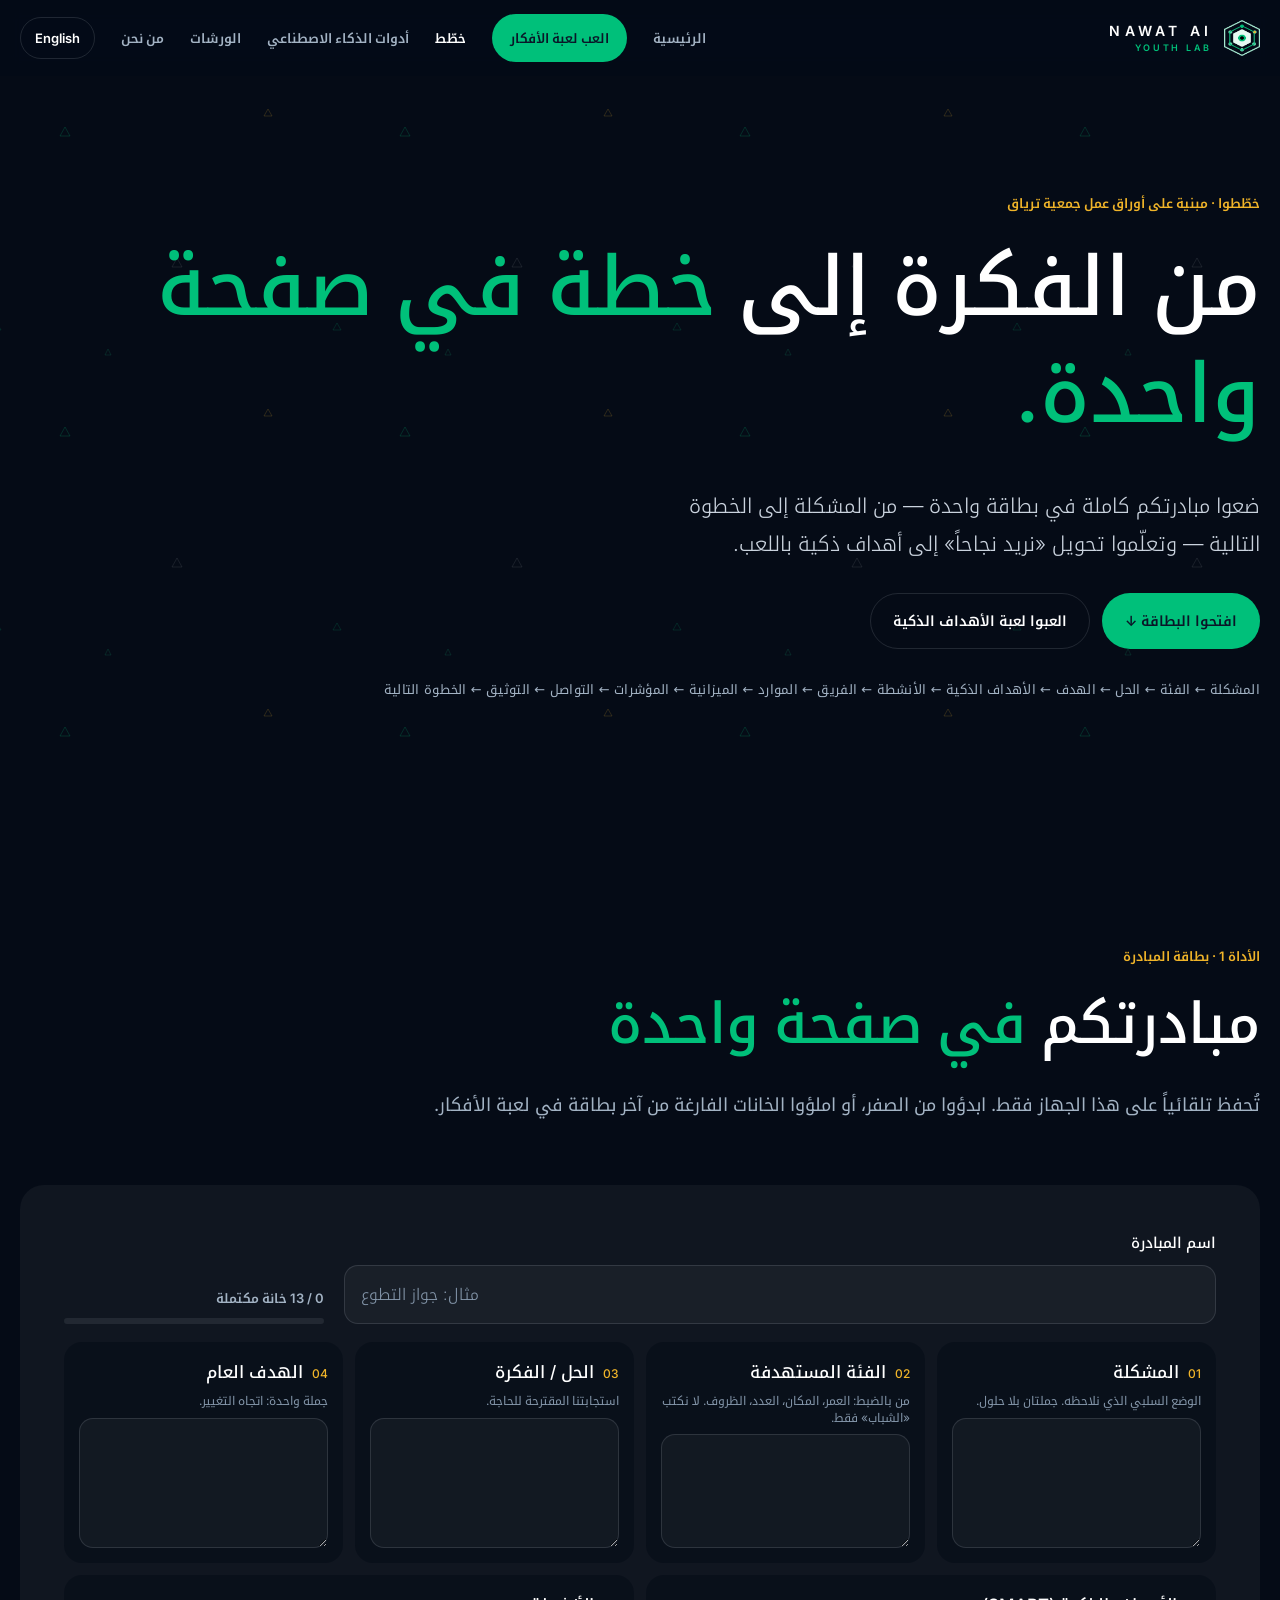
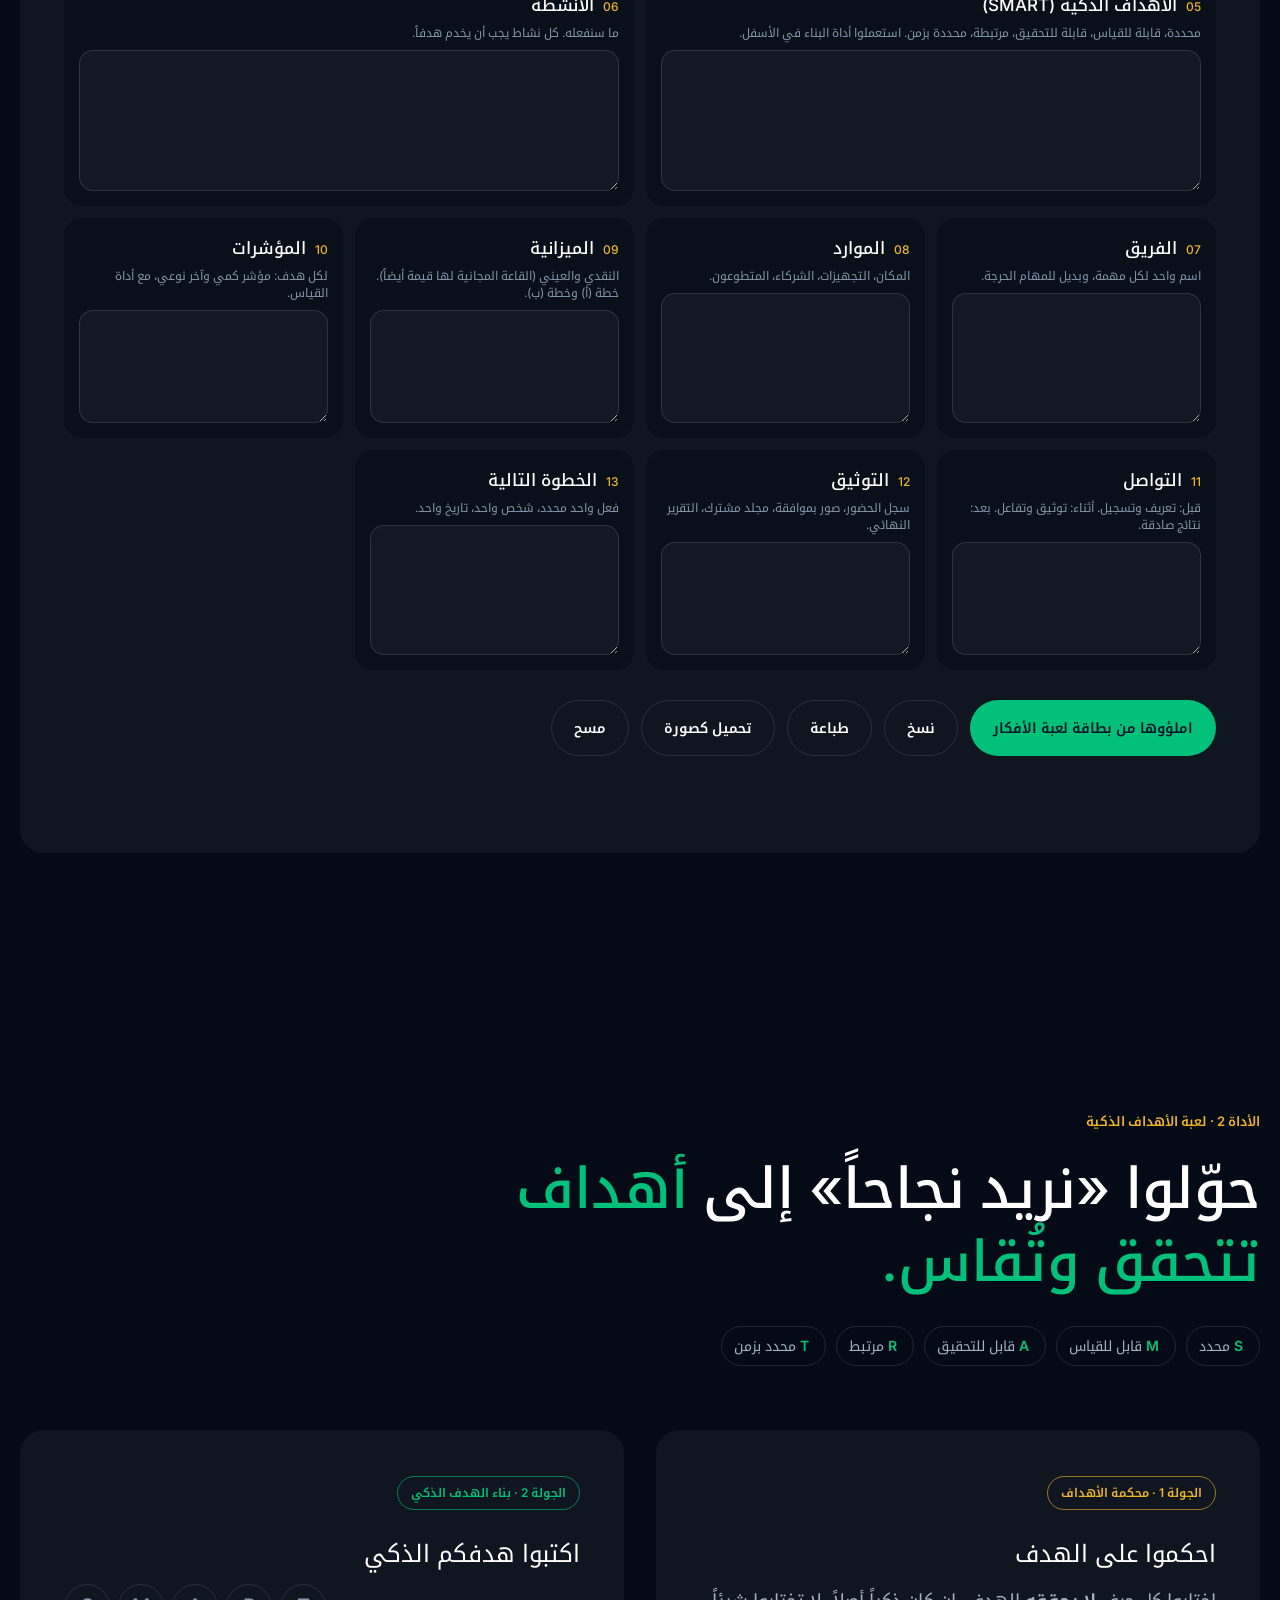
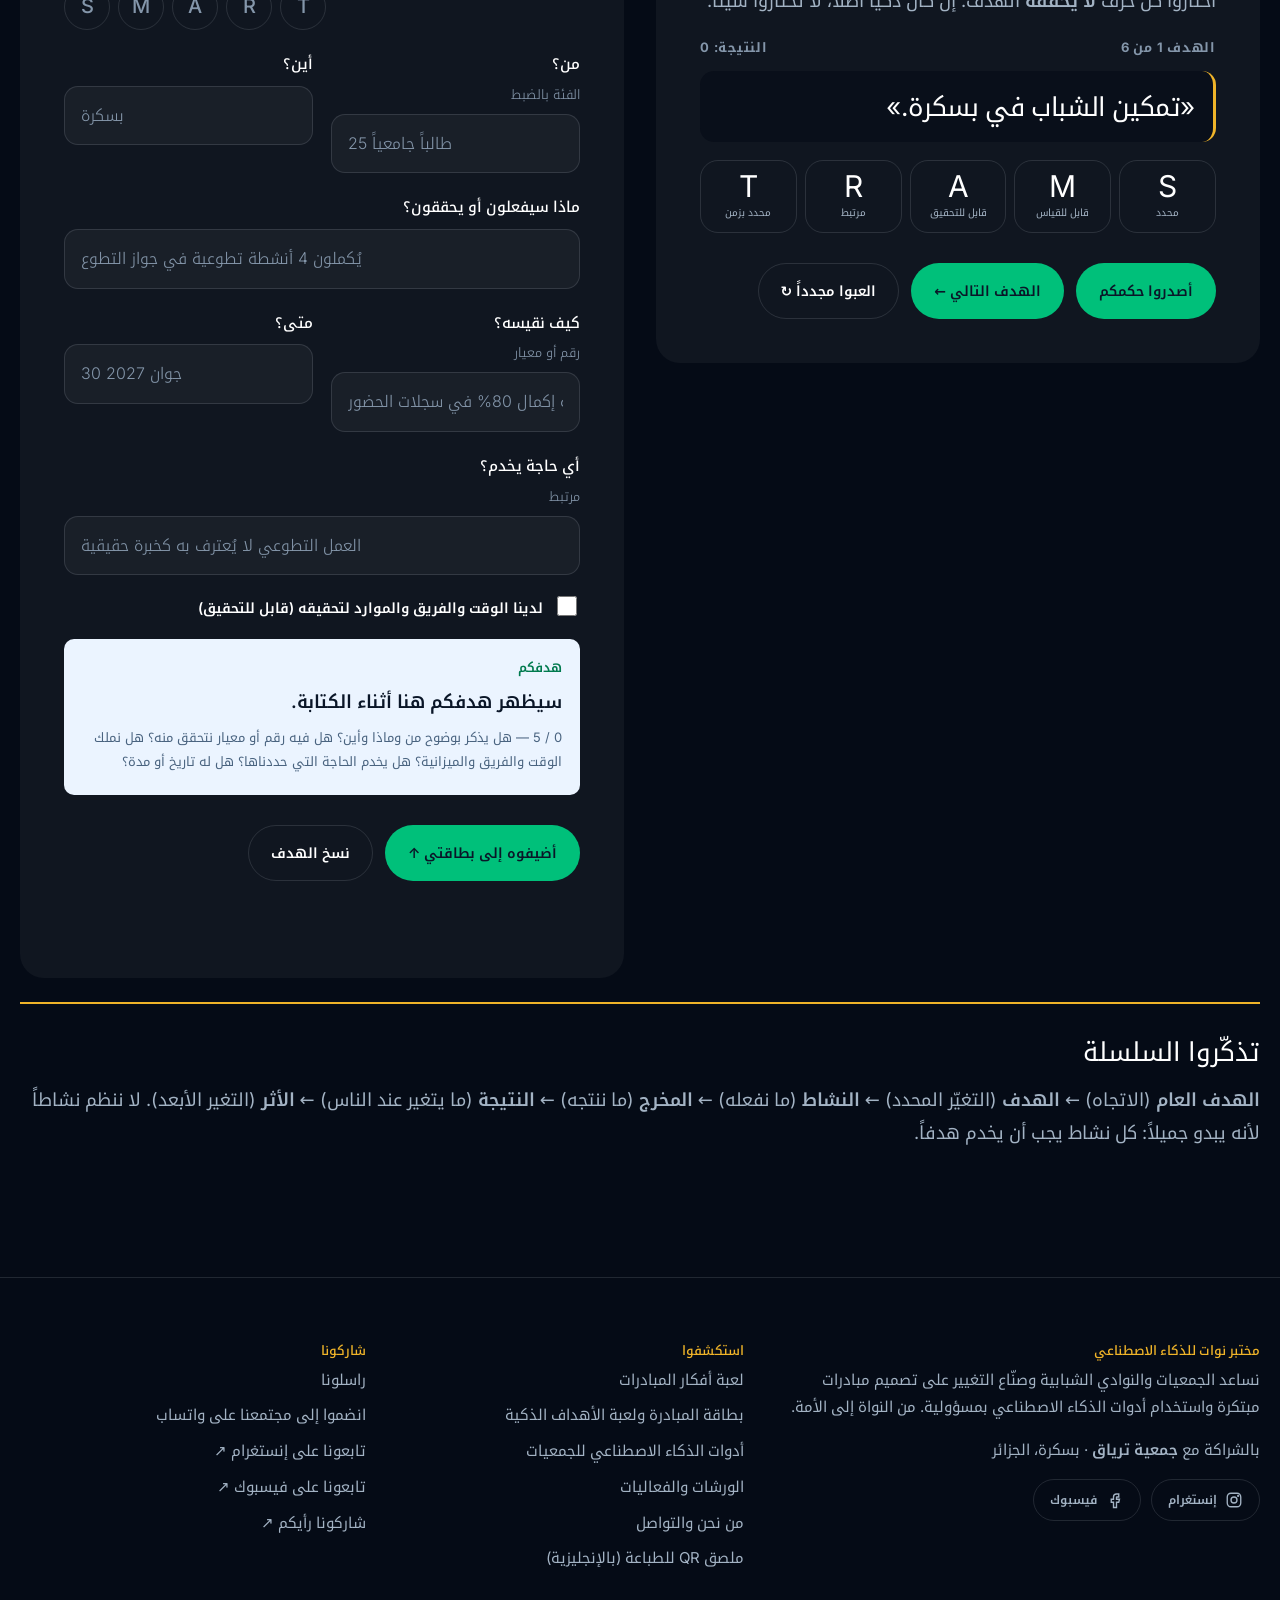
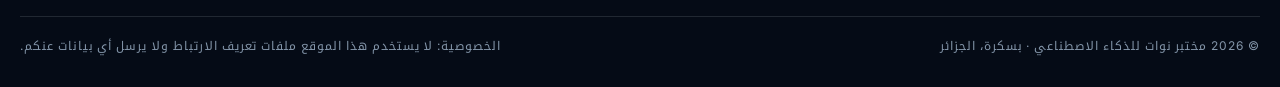
<file: ar/planning.html>
<!doctype html>
<html lang="ar" dir="rtl">
<head>
  <meta charset="utf-8">
  <meta name="viewport" content="width=device-width, initial-scale=1">
  <meta http-equiv="Content-Security-Policy" content="default-src 'self'; script-src 'self'; style-src 'self'; img-src 'self' data:; font-src 'self'; connect-src 'none'; object-src 'none'; base-uri 'self'; form-action 'none'">
  <meta name="referrer" content="strict-origin-when-cross-origin">
  <title>بطاقة المبادرة ولعبة الأهداف الذكية — مختبر نوات للذكاء الاصطناعي</title>
  <meta name="description" content="خطّطوا مبادرتكم الشبابية في بطاقة من صفحة واحدة بـ13 خانة، وتعلّموا كتابة أهداف ذكية SMART بلعبة سريعة وأداة بناء مباشرة.">
  <meta name="theme-color" content="#050B16">
  <link rel="canonical" href="https://benloamina-svg.github.io/nawat-ai-youth-lab/ar/planning.html">
  <link rel="alternate" hreflang="en" href="https://benloamina-svg.github.io/nawat-ai-youth-lab/planning.html">
  <link rel="alternate" hreflang="ar" href="https://benloamina-svg.github.io/nawat-ai-youth-lab/ar/planning.html">
  <meta property="og:type" content="website">
  <meta property="og:site_name" content="NAWAT AI Youth Lab">
  <meta property="og:locale" content="ar_DZ">
  <meta property="og:title" content="بطاقة المبادرة ولعبة الأهداف الذكية — مختبر نوات للذكاء الاصطناعي">
  <meta property="og:description" content="خطّطوا مبادرتكم الشبابية في بطاقة من صفحة واحدة بـ13 خانة، وتعلّموا كتابة أهداف ذكية SMART بلعبة سريعة وأداة بناء مباشرة.">
  <meta property="og:url" content="https://benloamina-svg.github.io/nawat-ai-youth-lab/ar/planning.html">
  <meta property="og:image" content="https://benloamina-svg.github.io/nawat-ai-youth-lab/assets/img/nawat-logo.png">
  <meta name="twitter:card" content="summary">
  <link rel="icon" type="image/png" href="../assets/img/favicon.png">
  <link rel="stylesheet" href="../assets/css/styles.css">
</head>
<body>
  <a class="skip-link" href="#main">انتقل إلى المحتوى</a>
  <header class="site-header">
    <div class="wrap header-inner">
      <a class="brand" href="index.html" aria-label="مختبر نوات للذكاء الاصطناعي — الرئيسية">
        <img src="../assets/img/nawat-logo.png" alt="" width="40" height="40">
        <span class="brand-text" lang="en">NAWAT AI<small>YOUTH LAB</small></span>
      </a>
      <button class="menu-toggle" id="menuToggle" type="button" aria-expanded="false" aria-controls="siteNav" aria-label="فتح القائمة">☰</button>
      <nav id="siteNav" class="site-nav" aria-label="القائمة الرئيسية">
        <a href="index.html">الرئيسية</a>
        <a href="initiative-game.html" class="nav-cta">العب لعبة الأفكار</a>
        <a href="planning.html">خطّط</a>
        <a href="ai-toolkit.html">أدوات الذكاء الاصطناعي</a>
        <a href="workshops.html">الورشات</a>
        <a href="about.html">من نحن</a>
        <a class="lang-switch" href="../planning.html" lang="en" hreflang="en" aria-label="English version">English</a>
      </nav>
    </div>
  </header>
  <main id="main">
    <section class="hero pattern print-hide">
      <div class="wrap">
        <p class="eyebrow">خطّطوا · مبنية على أوراق عمل جمعية ترياق</p>
        <h1 class="title-xl">من الفكرة إلى <span class="em">خطة في صفحة واحدة.</span></h1>
        <p class="lede">ضعوا مبادرتكم كاملة في بطاقة واحدة — من المشكلة إلى الخطوة التالية — وتعلّموا تحويل «نريد نجاحاً» إلى أهداف ذكية باللعب.</p>
        <div class="actions"><a class="button" href="#canvas">افتحوا البطاقة ↓</a><a class="button button-outline" href="#smart">العبوا لعبة الأهداف الذكية</a></div>
        <p class="flow muted">المشكلة ← الفئة ← الحل ← الهدف ← الأهداف الذكية ← الأنشطة ← الفريق ← الموارد ← الميزانية ← المؤشرات ← التواصل ← التوثيق ← الخطوة التالية</p>
      </div>
    </section>

    <section class="section section-alt" id="canvas" aria-labelledby="canvas-title">
      <div class="wrap">
        <div class="section-head print-hide">
          <p class="eyebrow">الأداة 1 · بطاقة المبادرة</p>
          <h2 class="title-lg" id="canvas-title">مبادرتكم <span class="em">في صفحة واحدة</span></h2>
          <p class="muted">تُحفظ تلقائياً على هذا الجهاز فقط. ابدؤوا من الصفر، أو املؤوا الخانات الفارغة من آخر بطاقة في لعبة الأفكار.</p>
        </div>
        <form id="canvasForm" class="panel" novalidate>
          <div class="canvas-top">
            <label class="field canvas-name" for="canvasName">اسم المبادرة<input dir="auto" id="canvasName" type="text" maxlength="80" placeholder="مثال: جواز التطوع"></label>
            <div class="canvas-progress print-hide">
              <span id="canvasProgress">0 / 13 خانة مكتملة</span>
              <div class="bar" aria-hidden="true"><span id="canvasBar"></span></div>
            </div>
          </div>
          <div class="canvas-grid" id="canvasGrid"></div>
          <div class="actions print-hide">
            <button class="button" type="button" id="canvasFromGame">املؤوها من بطاقة لعبة الأفكار</button>
            <button class="button button-outline" type="button" id="canvasCopy">نسخ</button>
            <button class="button button-outline" type="button" id="canvasPrint">طباعة</button>
            <button class="button button-outline" type="button" id="canvasImage">تحميل كصورة</button>
            <button class="button button-outline" type="button" id="canvasClear">مسح</button>
          </div>
          <p class="status print-hide" id="canvasStatus" role="status" aria-live="polite"></p>
        </form>
      </div>
    </section>

    <section class="section print-hide" id="smart" aria-labelledby="smart-title">
      <div class="wrap">
        <div class="section-head">
          <p class="eyebrow">الأداة 2 · لعبة الأهداف الذكية</p>
          <h2 class="title-lg" id="smart-title">حوّلوا «نريد نجاحاً» إلى <span class="em">أهداف تتحقق وتُقاس.</span></h2>
          <div class="smart-legend">
            <span><b>S</b> محدد</span><span><b>M</b> قابل للقياس</span><span><b>A</b> قابل للتحقيق</span><span><b>R</b> مرتبط</span><span><b>T</b> محدد بزمن</span>
          </div>
        </div>
        <div class="grid grid-2 smart-tools">
          <div class="panel court">
            <p class="pill gold">الجولة 1 · محكمة الأهداف</p>
            <h3>احكموا على الهدف</h3>
            <p class="muted">اختاروا كل حرف <strong>لا يحققه</strong> الهدف. إن كان ذكياً أصلاً، لا تختاروا شيئاً.</p>
            <div class="court-meta"><span id="courtRound"></span><span id="courtScore"></span></div>
            <p class="court-goal" id="courtGoal" aria-live="polite"></p>
            <div class="letter-toggles" id="courtToggles" role="group" aria-label="الحروف التي لا يحققها الهدف"></div>
            <div class="court-feedback" id="courtFeedback" hidden aria-live="polite"></div>
            <div class="actions">
              <button class="button" type="button" id="courtCheck">أصدروا حكمكم</button>
              <button class="button" type="button" id="courtNext" hidden>الهدف التالي ←</button>
              <button class="button button-outline" type="button" id="courtReplay" hidden>العبوا مجدداً ↻</button>
            </div>
          </div>
          <form class="panel" id="smartForm" novalidate>
            <p class="pill">الجولة 2 · بناء الهدف الذكي</p>
            <h3>اكتبوا هدفكم الذكي</h3>
            <div class="smart-badges" aria-label="فحص SMART" dir="ltr">
              <span class="smart-badge" id="badge-S">S</span><span class="smart-badge" id="badge-M">M</span><span class="smart-badge" id="badge-A">A</span><span class="smart-badge" id="badge-R">R</span><span class="smart-badge" id="badge-T">T</span>
            </div>

            <div class="form-grid">
              <label class="field" for="smart-who">من؟ <small>الفئة بالضبط</small><input dir="auto" id="smart-who" type="text" maxlength="120" placeholder="25 طالباً جامعياً"></label>
              <label class="field" for="smart-where">أين؟<input dir="auto" id="smart-where" type="text" maxlength="120" placeholder="بسكرة"></label>
            </div>
            <label class="field" for="smart-what">ماذا سيفعلون أو يحققون؟<input dir="auto" id="smart-what" type="text" maxlength="160" placeholder="يُكملون 4 أنشطة تطوعية في جواز التطوع"></label>
            <div class="form-grid">
              <label class="field" for="smart-measure">كيف نقيسه؟ <small>رقم أو معيار</small><input dir="auto" id="smart-measure" type="text" maxlength="120" placeholder="نسبة إكمال 80% في سجلات الحضور"></label>
              <label class="field" for="smart-when">متى؟<input dir="auto" id="smart-when" type="text" maxlength="60" placeholder="30 جوان 2027"></label>
            </div>
            <label class="field" for="smart-need">أي حاجة يخدم؟ <small>مرتبط</small><input dir="auto" id="smart-need" type="text" maxlength="160" placeholder="العمل التطوعي لا يُعترف به كخبرة حقيقية"></label>
            <label class="check-field"><input dir="auto" id="smart-achievable" type="checkbox"> لدينا الوقت والفريق والموارد لتحقيقه (قابل للتحقيق)</label>

            <div class="smart-preview"><p class="eyebrow">هدفكم</p><p id="smartPreview"></p><p class="muted small" id="smartVerdict" aria-live="polite"></p></div>
            <div class="actions">
              <button class="button" type="button" id="smartToCanvas">أضيفوه إلى بطاقتي ↑</button>
              <button class="button button-outline" type="button" id="smartCopy">نسخ الهدف</button>
            </div>
            <p class="status" id="smartStatus" role="status" aria-live="polite"></p>
          </form>
        </div>
        <div class="card accent-gold chain">
          <h3>تذكّروا السلسلة</h3>
          <p class="muted"><strong>الهدف العام</strong> (الاتجاه) ← <strong>الهدف</strong> (التغيّر المحدد) ← <strong>النشاط</strong> (ما نفعله) ← <strong>المخرج</strong> (ما ننتجه) ← <strong>النتيجة</strong> (ما يتغير عند الناس) ← <strong>الأثر</strong> (التغير الأبعد). لا ننظم نشاطاً لأنه يبدو جميلاً: كل نشاط يجب أن يخدم هدفاً.</p>
        </div>
      </div>
    </section>
  </main>
  <footer class="site-footer">
    <div class="wrap">
      <div class="footer-grid">
        <div>
          <h2>مختبر نوات للذكاء الاصطناعي</h2>
          <p>نساعد الجمعيات والنوادي الشبابية وصنّاع التغيير على تصميم مبادرات مبتكرة واستخدام أدوات الذكاء الاصطناعي بمسؤولية. من النواة إلى الأمة.</p>
          <p>بالشراكة مع <strong>جمعية ترياق</strong> · بسكرة، الجزائر</p>
          <div class="social">
            <a class="button button-outline button-small" data-social="instagram" href="#"><svg viewBox="0 0 24 24" aria-hidden="true"><rect x="3" y="3" width="18" height="18" rx="5"/><circle cx="12" cy="12" r="4"/><circle cx="17.5" cy="6.5" r=".6"/></svg> إنستغرام</a>
            <a class="button button-outline button-small" data-social="facebook" href="#"><svg viewBox="0 0 24 24" aria-hidden="true"><path d="M14 8h3V4h-3a4 4 0 0 0-4 4v3H7v4h3v7h4v-7h3l1-4h-4V8.5a.5.5 0 0 1 .5-.5z"/></svg> فيسبوك</a>
          </div>
        </div>
        <div>
          <h2>استكشفوا</h2>
          <ul>
            <li><a href="initiative-game.html">لعبة أفكار المبادرات</a></li>
            <li><a href="planning.html">بطاقة المبادرة ولعبة الأهداف الذكية</a></li>
            <li><a href="ai-toolkit.html">أدوات الذكاء الاصطناعي للجمعيات</a></li>
            <li><a href="workshops.html">الورشات والفعاليات</a></li>
            <li><a href="about.html">من نحن والتواصل</a></li>
            <li><a href="../poster.html">ملصق QR للطباعة (بالإنجليزية)</a></li>
          </ul>
        </div>
        <div>
          <h2>شاركونا</h2>
          <ul>
            <li><a data-email href="about.html#contact">راسلونا</a></li>
            <li><a href="about.html#contact">انضموا إلى مجتمعنا على واتساب</a></li>
            <li><a data-social="instagram" href="#">تابعونا على إنستغرام ↗</a></li>
            <li><a data-social="facebook" href="#">تابعونا على فيسبوك ↗</a></li>
            <li><a data-form="feedback" href="#">شاركونا رأيكم ↗</a></li>
          </ul>
        </div>
      </div>
      <div class="footer-bottom">
        <span>© <span data-year>2026</span> مختبر نوات للذكاء الاصطناعي · بسكرة، الجزائر</span>
        <span>الخصوصية: لا يستخدم هذا الموقع ملفات تعريف الارتباط ولا يرسل أي بيانات عنكم.</span>
      </div>
    </div>
  </footer>
  <script src="../assets/js/config.js"></script>
  <script src="../assets/js/i18n.js"></script>
  <script src="../assets/js/main.js"></script>
  <script src="../assets/data/ar/planning-data.js"></script>
  <script src="../assets/js/planning.js"></script>
</body>
</html>
</file>
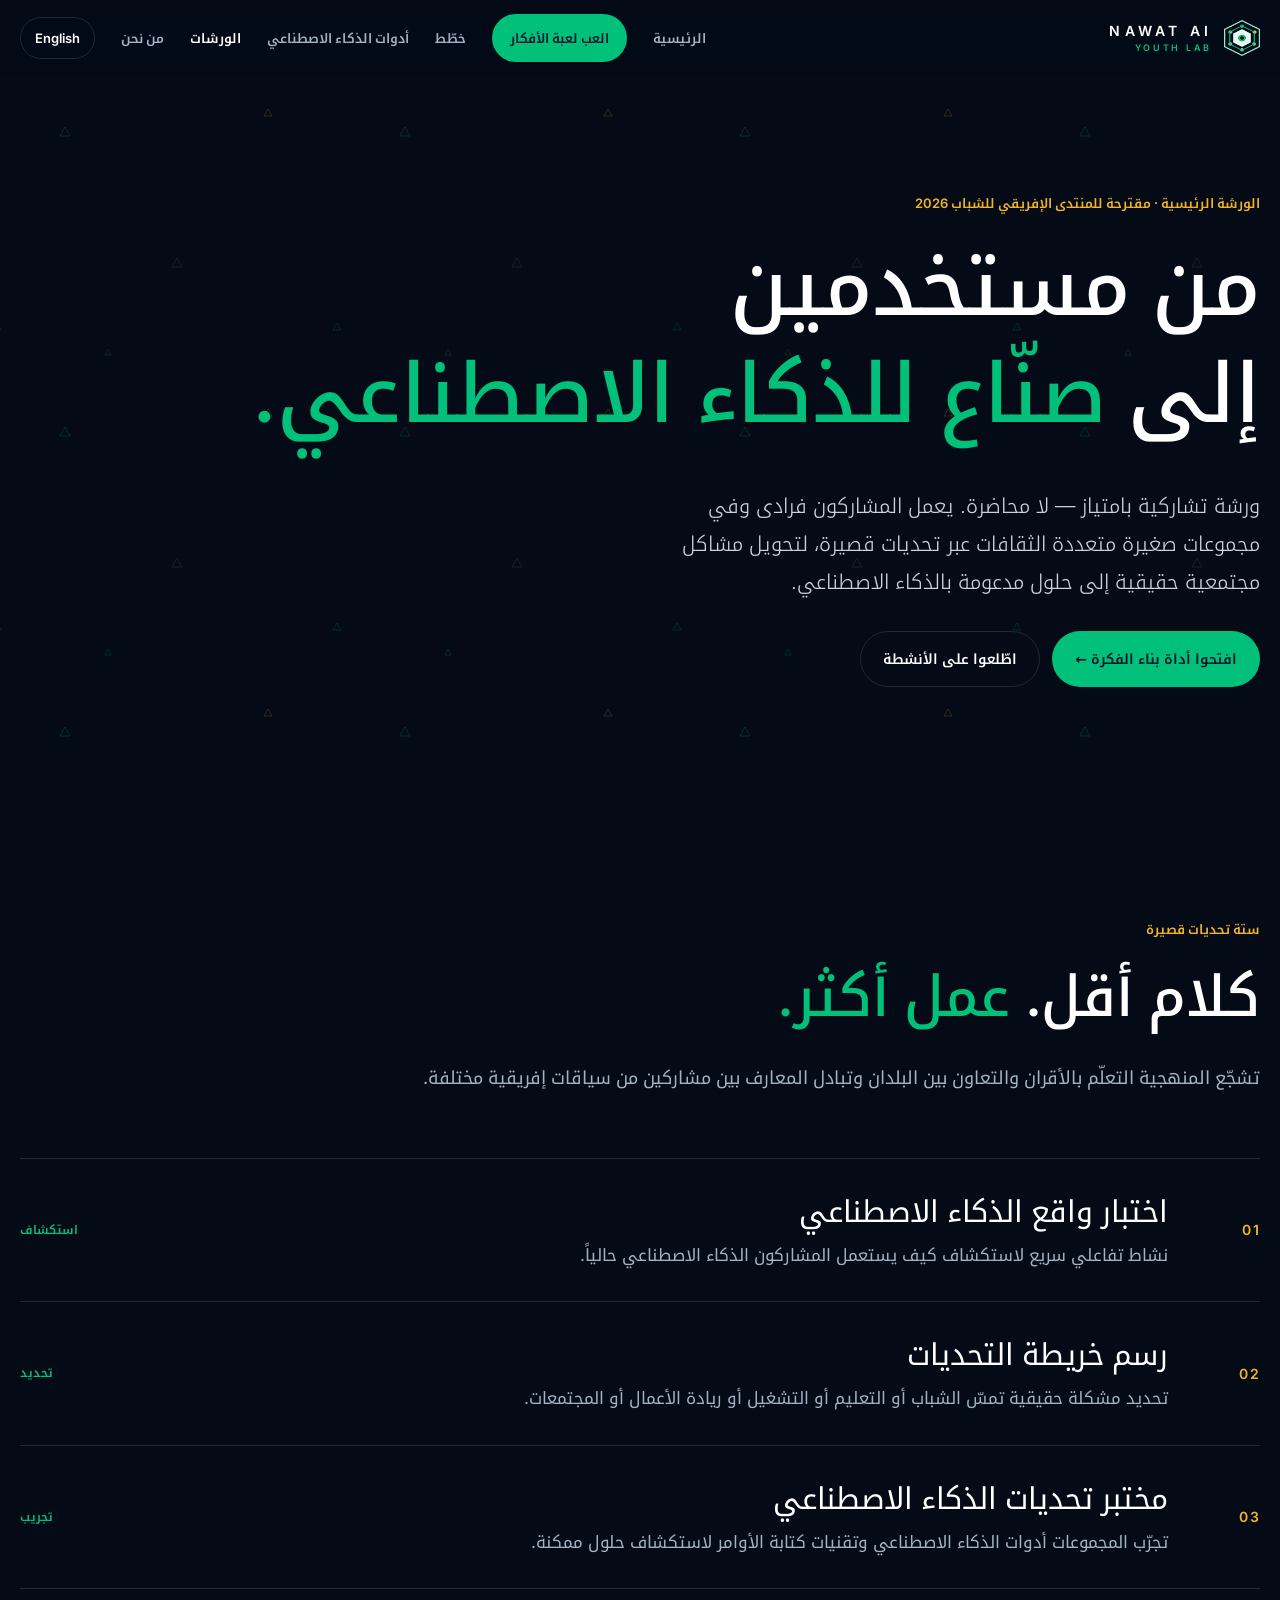
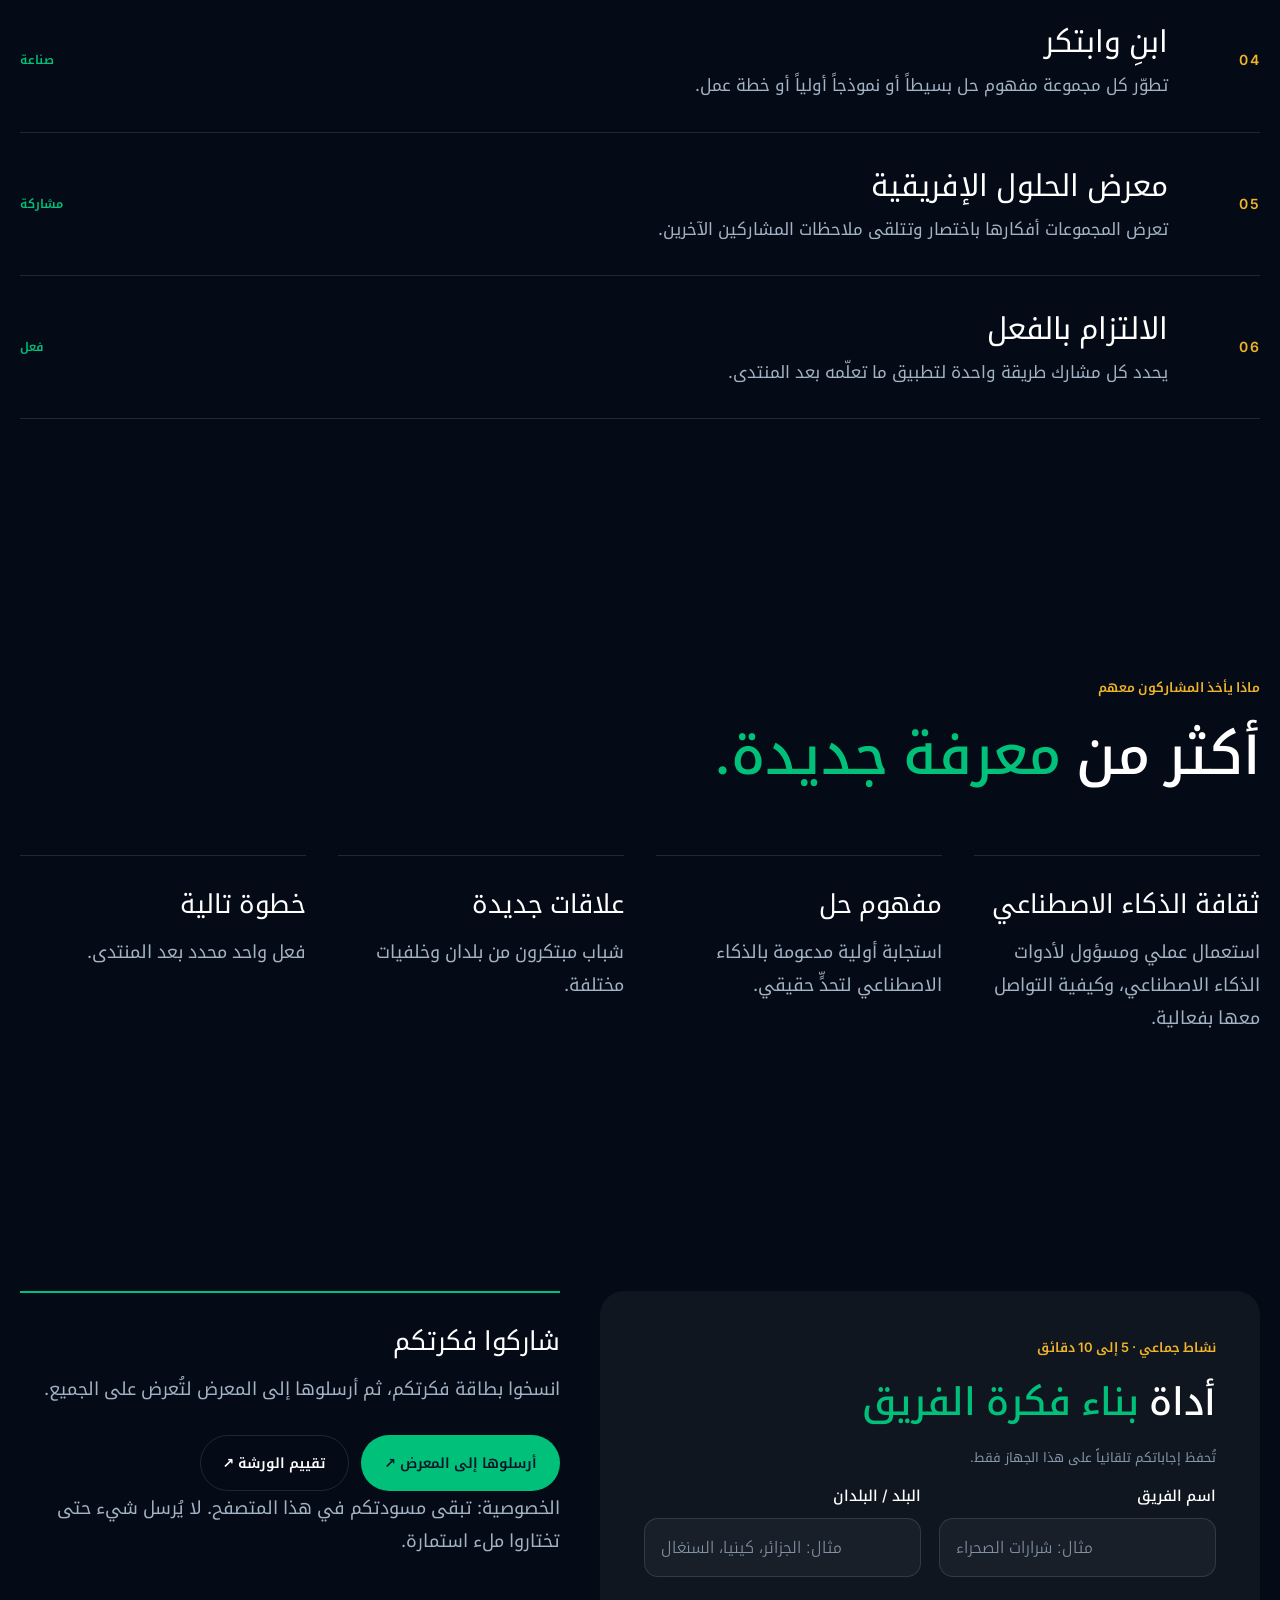
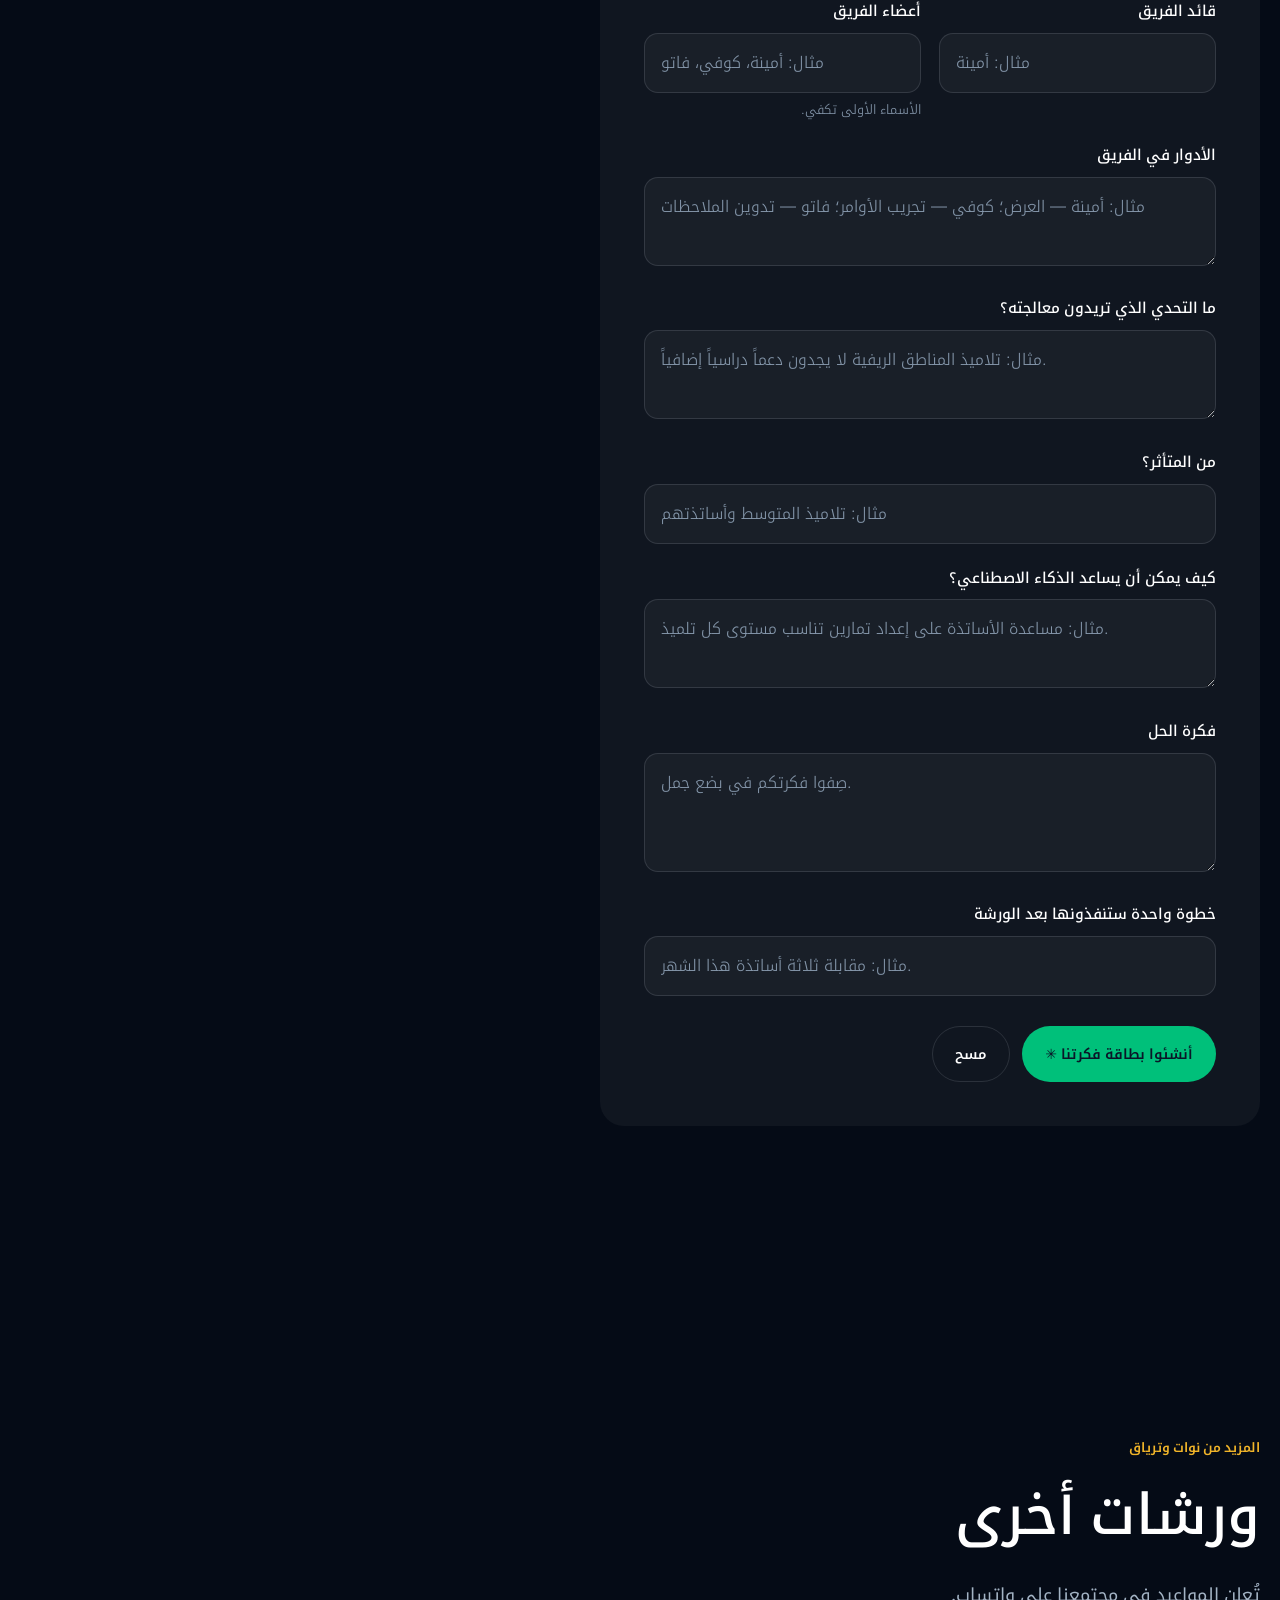
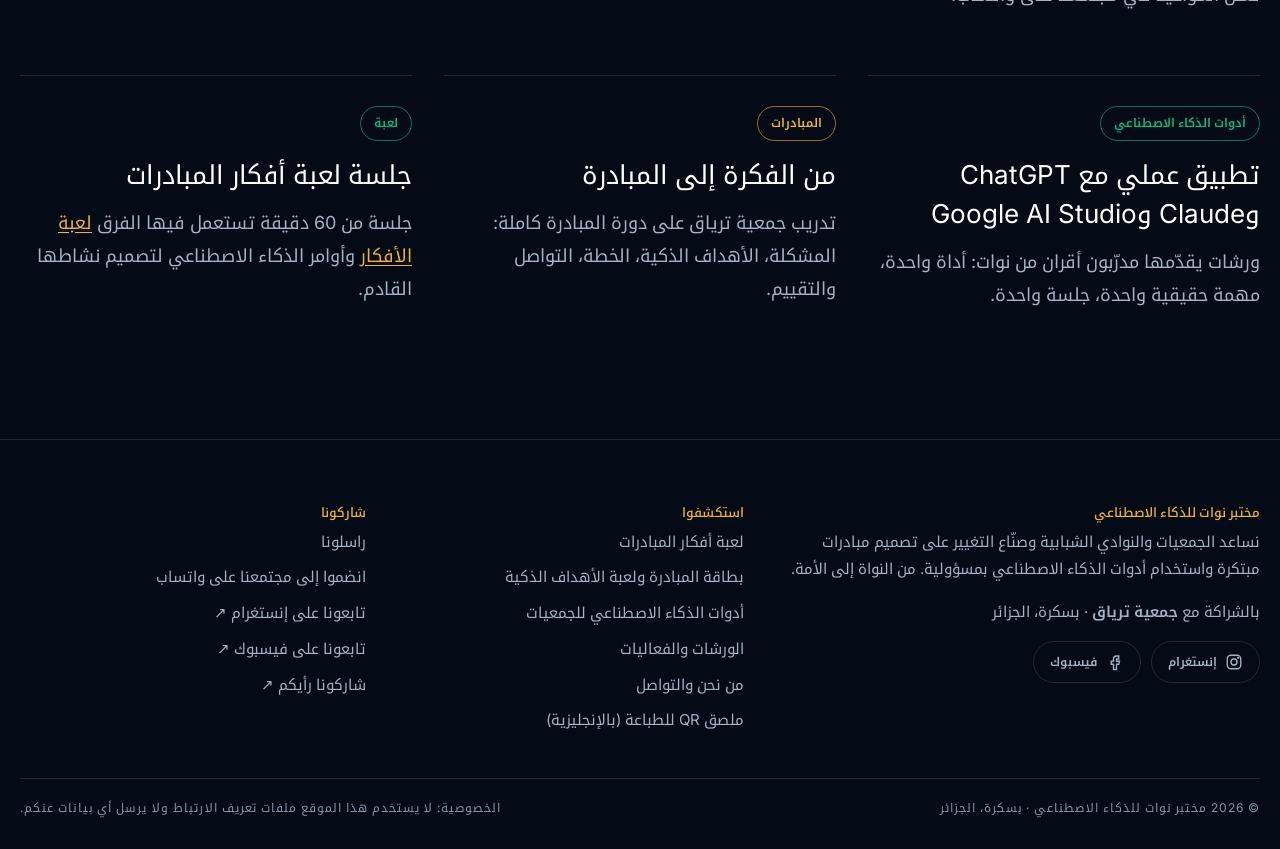
<file: ar/workshops.html>
<!doctype html>
<html lang="ar" dir="rtl">
<head>
  <meta charset="utf-8">
  <meta name="viewport" content="width=device-width, initial-scale=1">
  <meta http-equiv="Content-Security-Policy" content="default-src 'self'; script-src 'self'; style-src 'self'; img-src 'self' data:; font-src 'self'; connect-src 'none'; object-src 'none'; base-uri 'self'; form-action 'none'">
  <meta name="referrer" content="strict-origin-when-cross-origin">
  <title>الورشات والفعاليات — من مستخدمين إلى صنّاع | مختبر نوات للذكاء الاصطناعي</title>
  <meta name="description" content="«من مستخدمين إلى صنّاع للذكاء الاصطناعي»: ورشة تشاركية يحوّل فيها الشباب تحديات مجتمعاتهم إلى حلول مدعومة بالذكاء الاصطناعي، مع أداة لبناء أفكار الفرق.">
  <meta name="theme-color" content="#050B16">
  <link rel="canonical" href="https://benloamina-svg.github.io/nawat-ai-youth-lab/ar/workshops.html">
  <link rel="alternate" hreflang="en" href="https://benloamina-svg.github.io/nawat-ai-youth-lab/workshops.html">
  <link rel="alternate" hreflang="ar" href="https://benloamina-svg.github.io/nawat-ai-youth-lab/ar/workshops.html">
  <meta property="og:type" content="website">
  <meta property="og:site_name" content="NAWAT AI Youth Lab">
  <meta property="og:locale" content="ar_DZ">
  <meta property="og:title" content="الورشات والفعاليات — من مستخدمين إلى صنّاع | مختبر نوات للذكاء الاصطناعي">
  <meta property="og:description" content="«من مستخدمين إلى صنّاع للذكاء الاصطناعي»: ورشة تشاركية يحوّل فيها الشباب تحديات مجتمعاتهم إلى حلول مدعومة بالذكاء الاصطناعي، مع أداة لبناء أفكار الفرق.">
  <meta property="og:url" content="https://benloamina-svg.github.io/nawat-ai-youth-lab/ar/workshops.html">
  <meta property="og:image" content="https://benloamina-svg.github.io/nawat-ai-youth-lab/assets/img/nawat-logo.png">
  <meta name="twitter:card" content="summary">
  <link rel="icon" type="image/png" href="../assets/img/favicon.png">
  <link rel="stylesheet" href="../assets/css/styles.css">
</head>
<body>
  <a class="skip-link" href="#main">انتقل إلى المحتوى</a>
  <header class="site-header">
    <div class="wrap header-inner">
      <a class="brand" href="index.html" aria-label="مختبر نوات للذكاء الاصطناعي — الرئيسية">
        <img src="../assets/img/nawat-logo.png" alt="" width="40" height="40">
        <span class="brand-text" lang="en">NAWAT AI<small>YOUTH LAB</small></span>
      </a>
      <button class="menu-toggle" id="menuToggle" type="button" aria-expanded="false" aria-controls="siteNav" aria-label="فتح القائمة">☰</button>
      <nav id="siteNav" class="site-nav" aria-label="القائمة الرئيسية">
        <a href="index.html">الرئيسية</a>
        <a href="initiative-game.html" class="nav-cta">العب لعبة الأفكار</a>
        <a href="planning.html">خطّط</a>
        <a href="ai-toolkit.html">أدوات الذكاء الاصطناعي</a>
        <a href="workshops.html">الورشات</a>
        <a href="about.html">من نحن</a>
        <a class="lang-switch" href="../workshops.html" lang="en" hreflang="en" aria-label="English version">English</a>
      </nav>
    </div>
  </header>
  <main id="main">
    <section class="hero pattern print-hide">
      <div class="wrap">
        <p class="eyebrow">الورشة الرئيسية · مقترحة للمنتدى الإفريقي للشباب 2026</p>
        <h1 class="title-xl">من مستخدمين <br>إلى <span class="em">صنّاع للذكاء الاصطناعي.</span></h1>
        <p class="lede">ورشة تشاركية بامتياز — لا محاضرة. يعمل المشاركون فرادى وفي مجموعات صغيرة متعددة الثقافات عبر تحديات قصيرة، لتحويل مشاكل مجتمعية حقيقية إلى حلول مدعومة بالذكاء الاصطناعي.</p>
        <div class="actions"><a class="button" href="#builder">افتحوا أداة بناء الفكرة ←</a><a class="button button-outline" href="#agenda">اطّلعوا على الأنشطة</a></div>
      </div>
    </section>

    <section class="section section-alt print-hide" id="agenda" aria-labelledby="agenda-title">
      <div class="wrap">
        <div class="section-head"><p class="eyebrow">ستة تحديات قصيرة</p><h2 class="title-lg" id="agenda-title">كلام أقل. <span class="em">عمل أكثر.</span></h2>
          <p class="muted">تشجّع المنهجية التعلّم بالأقران والتعاون بين البلدان وتبادل المعارف بين مشاركين من سياقات إفريقية مختلفة.</p></div>
        <ol class="agenda">
          <li><span class="num">01</span><div><h3>اختبار واقع الذكاء الاصطناعي</h3><p>نشاط تفاعلي سريع لاستكشاف كيف يستعمل المشاركون الذكاء الاصطناعي حالياً.</p></div><span class="verb">استكشاف</span></li>
          <li><span class="num">02</span><div><h3>رسم خريطة التحديات</h3><p>تحديد مشكلة حقيقية تمسّ الشباب أو التعليم أو التشغيل أو ريادة الأعمال أو المجتمعات.</p></div><span class="verb">تحديد</span></li>
          <li><span class="num">03</span><div><h3>مختبر تحديات الذكاء الاصطناعي</h3><p>تجرّب المجموعات أدوات الذكاء الاصطناعي وتقنيات كتابة الأوامر لاستكشاف حلول ممكنة.</p></div><span class="verb">تجريب</span></li>
          <li><span class="num">04</span><div><h3>ابنِ وابتكر</h3><p>تطوّر كل مجموعة مفهوم حل بسيطاً أو نموذجاً أولياً أو خطة عمل.</p></div><span class="verb">صناعة</span></li>
          <li><span class="num">05</span><div><h3>معرض الحلول الإفريقية</h3><p>تعرض المجموعات أفكارها باختصار وتتلقى ملاحظات المشاركين الآخرين.</p></div><span class="verb">مشاركة</span></li>
          <li><span class="num">06</span><div><h3>الالتزام بالفعل</h3><p>يحدد كل مشارك طريقة واحدة لتطبيق ما تعلّمه بعد المنتدى.</p></div><span class="verb">فعل</span></li>
        </ol>
      </div>
    </section>

    <section class="section print-hide" aria-labelledby="takeaway-title">
      <div class="wrap">
        <div class="section-head"><p class="eyebrow">ماذا يأخذ المشاركون معهم</p><h2 class="title-lg" id="takeaway-title">أكثر من <span class="em">معرفة جديدة.</span></h2></div>
        <div class="grid grid-4">
          <div class="card"><h3>ثقافة الذكاء الاصطناعي</h3><p class="muted">استعمال عملي ومسؤول لأدوات الذكاء الاصطناعي، وكيفية التواصل معها بفعالية.</p></div>
          <div class="card"><h3>مفهوم حل</h3><p class="muted">استجابة أولية مدعومة بالذكاء الاصطناعي لتحدٍّ حقيقي.</p></div>
          <div class="card"><h3>علاقات جديدة</h3><p class="muted">شباب مبتكرون من بلدان وخلفيات مختلفة.</p></div>
          <div class="card"><h3>خطوة تالية</h3><p class="muted">فعل واحد محدد بعد المنتدى.</p></div>
        </div>
      </div>
    </section>

    <section class="section section-alt" id="builder" aria-labelledby="builder-title">
      <div class="wrap game-layout">
        <div>
          <form id="builderForm" class="panel print-hide">
            <p class="eyebrow">نشاط جماعي · 5 إلى 10 دقائق</p>
            <h2 class="title-lg" id="builder-title">أداة <span class="em">بناء فكرة الفريق</span></h2>
            <p class="save-state" id="saveState" aria-live="polite">تُحفظ إجاباتكم تلقائياً على هذا الجهاز فقط.</p>
          <div class="form-grid">
            <label class="field" for="teamName">اسم الفريق<input dir="auto" id="teamName" type="text" maxlength="120" placeholder="مثال: شرارات الصحراء" required></label>
            <label class="field" for="country">البلد / البلدان<input dir="auto" id="country" type="text" maxlength="120" placeholder="مثال: الجزائر، كينيا، السنغال" required></label>
            <label class="field" for="leader">قائد الفريق<input dir="auto" id="leader" type="text" maxlength="120" placeholder="مثال: أمينة" required></label>
            <label class="field" for="members">أعضاء الفريق<input dir="auto" id="members" type="text" maxlength="120" placeholder="مثال: أمينة، كوفي، فاتو"><small>الأسماء الأولى تكفي.</small></label>
          </div>
            <label class="field" for="roles">الأدوار في الفريق<textarea dir="auto" id="roles" rows="2" maxlength="600" placeholder="مثال: أمينة — العرض؛ كوفي — تجريب الأوامر؛ فاتو — تدوين الملاحظات"></textarea></label>
            <label class="field" for="challenge">ما التحدي الذي تريدون معالجته؟<textarea dir="auto" id="challenge" rows="2" maxlength="600" placeholder="مثال: تلاميذ المناطق الريفية لا يجدون دعماً دراسياً إضافياً." required></textarea></label>
            <label class="field" for="affected">من المتأثر؟<input dir="auto" id="affected" type="text" maxlength="120" placeholder="مثال: تلاميذ المتوسط وأساتذتهم" required></label>
            <label class="field" for="aiHelp">كيف يمكن أن يساعد الذكاء الاصطناعي؟<textarea dir="auto" id="aiHelp" rows="2" maxlength="600" placeholder="مثال: مساعدة الأساتذة على إعداد تمارين تناسب مستوى كل تلميذ." required></textarea></label>
            <label class="field" for="solution">فكرة الحل<textarea dir="auto" id="solution" rows="3" maxlength="600" placeholder="صِفوا فكرتكم في بضع جمل." required></textarea></label>
            <label class="field" for="nextStep">خطوة واحدة ستنفذونها بعد الورشة<input dir="auto" id="nextStep" type="text" maxlength="120" placeholder="مثال: مقابلة ثلاثة أساتذة هذا الشهر." required></label>
            <div class="actions">
              <button class="button" type="submit">أنشئوا بطاقة فكرتنا ✳</button>
              <button class="button button-outline" type="reset">مسح</button>
            </div>
          </form>
          <p class="status print-hide" id="builderStatus" role="status" aria-live="polite"></p>
          <div class="builder-output" id="builderOutput" hidden>
            <p class="eyebrow">من مستخدمين إلى صنّاع · فكرة الفريق</p>
            <div id="builderContent"></div>
            <div class="actions print-hide">
              <button class="button" type="button" id="builderCopy">نسخ</button>
              <button class="button button-outline" type="button" id="builderPrint">طباعة</button>
              <button class="button button-outline" type="button" id="builderImage">تحميل كصورة</button>
            </div>
          </div>
        </div>
        <aside class="game-aside print-hide">
          <div class="card accent">
            <h3>شاركوا فكرتكم</h3>
            <p class="muted">انسخوا بطاقة فكرتكم، ثم أرسلوها إلى المعرض لتُعرض على الجميع.</p>
            <div class="actions">
              <a class="button" data-form="showcase" href="#">أرسلوها إلى المعرض ↗</a>
              <a class="button button-outline" data-form="feedback" href="#">تقييم الورشة ↗</a>
            </div>
            <p class="muted">الخصوصية: تبقى مسودتكم في هذا المتصفح. لا يُرسل شيء حتى تختاروا ملء استمارة.</p>
          </div>
        </aside>
      </div>
    </section>

    <section class="section print-hide" aria-labelledby="more-title">
      <div class="wrap">
        <div class="section-head"><p class="eyebrow">المزيد من نوات وترياق</p><h2 class="title-lg" id="more-title">ورشات أخرى</h2>
          <p class="muted">تُعلن المواعيد في مجتمعنا على واتساب.</p></div>
        <div class="grid grid-3">
          <div class="card"><span class="pill">أدوات الذكاء الاصطناعي</span><h3 class="idea-result-gap">تطبيق عملي مع ChatGPT وClaude وGoogle AI Studio</h3><p class="muted">ورشات يقدّمها مدرّبون أقران من نوات: أداة واحدة، مهمة حقيقية واحدة، جلسة واحدة.</p></div>
          <div class="card"><span class="pill gold">المبادرات</span><h3 class="idea-result-gap">من الفكرة إلى المبادرة</h3><p class="muted">تدريب جمعية ترياق على دورة المبادرة كاملة: المشكلة، الأهداف الذكية، الخطة، التواصل والتقييم.</p></div>
          <div class="card"><span class="pill">لعبة</span><h3 class="idea-result-gap">جلسة لعبة أفكار المبادرات</h3><p class="muted">جلسة من 60 دقيقة تستعمل فيها الفرق <a href="initiative-game.html">لعبة الأفكار</a> وأوامر الذكاء الاصطناعي لتصميم نشاطها القادم.</p></div>
        </div>
      </div>
    </section>
  </main>
  <footer class="site-footer">
    <div class="wrap">
      <div class="footer-grid">
        <div>
          <h2>مختبر نوات للذكاء الاصطناعي</h2>
          <p>نساعد الجمعيات والنوادي الشبابية وصنّاع التغيير على تصميم مبادرات مبتكرة واستخدام أدوات الذكاء الاصطناعي بمسؤولية. من النواة إلى الأمة.</p>
          <p>بالشراكة مع <strong>جمعية ترياق</strong> · بسكرة، الجزائر</p>
          <div class="social">
            <a class="button button-outline button-small" data-social="instagram" href="#"><svg viewBox="0 0 24 24" aria-hidden="true"><rect x="3" y="3" width="18" height="18" rx="5"/><circle cx="12" cy="12" r="4"/><circle cx="17.5" cy="6.5" r=".6"/></svg> إنستغرام</a>
            <a class="button button-outline button-small" data-social="facebook" href="#"><svg viewBox="0 0 24 24" aria-hidden="true"><path d="M14 8h3V4h-3a4 4 0 0 0-4 4v3H7v4h3v7h4v-7h3l1-4h-4V8.5a.5.5 0 0 1 .5-.5z"/></svg> فيسبوك</a>
          </div>
        </div>
        <div>
          <h2>استكشفوا</h2>
          <ul>
            <li><a href="initiative-game.html">لعبة أفكار المبادرات</a></li>
            <li><a href="planning.html">بطاقة المبادرة ولعبة الأهداف الذكية</a></li>
            <li><a href="ai-toolkit.html">أدوات الذكاء الاصطناعي للجمعيات</a></li>
            <li><a href="workshops.html">الورشات والفعاليات</a></li>
            <li><a href="about.html">من نحن والتواصل</a></li>
            <li><a href="../poster.html">ملصق QR للطباعة (بالإنجليزية)</a></li>
          </ul>
        </div>
        <div>
          <h2>شاركونا</h2>
          <ul>
            <li><a data-email href="about.html#contact">راسلونا</a></li>
            <li><a href="about.html#contact">انضموا إلى مجتمعنا على واتساب</a></li>
            <li><a data-social="instagram" href="#">تابعونا على إنستغرام ↗</a></li>
            <li><a data-social="facebook" href="#">تابعونا على فيسبوك ↗</a></li>
            <li><a data-form="feedback" href="#">شاركونا رأيكم ↗</a></li>
          </ul>
        </div>
      </div>
      <div class="footer-bottom">
        <span>© <span data-year>2026</span> مختبر نوات للذكاء الاصطناعي · بسكرة، الجزائر</span>
        <span>الخصوصية: لا يستخدم هذا الموقع ملفات تعريف الارتباط ولا يرسل أي بيانات عنكم.</span>
      </div>
    </div>
  </footer>
  <script src="../assets/js/config.js"></script>
  <script src="../assets/js/i18n.js"></script>
  <script src="../assets/js/main.js"></script>
  <script src="../assets/js/builder.js"></script>
</body>
</html>
</file>
<file: assets/css/styles.css>
/* =====================================================================
   NAWAT AI Youth Lab — shared styles (design v2: "nucleus on a navy void")
   Dark void canvas, oversized light headlines, ultra-light body copy,
   one emerald pill for the main action, gold for small labels.
   Tokens are documented in docs/DESIGN_SYSTEM.md
   ===================================================================== */
@font-face {
  font-family: "Inter";
  src: url("../fonts/inter-variable.woff2") format("woff2");
  font-weight: 100 900; font-style: normal; font-display: swap;
}
@font-face {
  font-family: "Noto Kufi Arabic";
  src: url("../fonts/noto-kufi-arabic.woff2") format("woff2");
  font-weight: 100 900; font-style: normal; font-display: swap;
  unicode-range: U+0600-06FF, U+0750-077F, U+08A0-08FF, U+FB50-FDFF, U+FE70-FEFF, U+200C-200E, U+2010-2011, U+204F, U+2E41;
}
:root {
  /* Colour */
  --void: #050B16;            /* page canvas (NAWAT deep navy) */
  --navy: #0A1628;            /* brand navy: text on emerald, subtle surfaces */
  --navy-deep: #050B16;
  --surface: rgba(235, 244, 255, .045);   /* only for interactive tool panels */
  --surface-2: rgba(235, 244, 255, .07);
  --border: rgba(235, 244, 255, .12);     /* hairlines */
  --emerald: #00C07A; --emerald-2: #12D58E;
  --gold: #F0B429;
  --white: #FFFFFF; --sky: #EBF4FF;
  --muted: #A3B3C4;           /* secondary text (AA on void) */
  --subtle: #8496AA;          /* tertiary text */
  /* Type */
  --font: "Inter", Calibri, ui-sans-serif, system-ui, -apple-system, "Segoe UI", Arial, sans-serif;
  --display: clamp(46px, 8.2vw, 108px);
  --h-lg: clamp(36px, 5.6vw, 76px);
  --h-md: clamp(28px, 3.4vw, 44px);
  /* Shape & space */
  --radius: 24px; --pill: 9999px; --wrap: 1280px;
  --gap-section: clamp(72px, 10vw, 128px);
}
*, *::before, *::after { box-sizing: border-box; }
html { scroll-behavior: smooth; -webkit-text-size-adjust: 100%; }
@media (prefers-reduced-motion: reduce) { html { scroll-behavior: auto; } * { transition: none !important; animation: none !important; } }
body { margin: 0; font-family: var(--font); font-feature-settings: "ss01", "cv11"; background: var(--void); color: var(--white); font-size: 18px; font-weight: 300; line-height: 1.55; -webkit-font-smoothing: antialiased; }
img { max-width: 100%; display: block; }
a { color: var(--gold); text-underline-offset: 3px; }
h1, h2, h3, h4 { font-weight: 400; line-height: 1.05; margin: 0 0 .5em; letter-spacing: -.035em; color: var(--white); }
h3 { font-size: 24px; letter-spacing: -.02em; line-height: 1.25; }
strong, b { font-weight: 600; }
p { margin: 0 0 1em; }
.em { color: var(--emerald); } .gold { color: var(--gold); }
:focus-visible { outline: 2px solid var(--gold); outline-offset: 4px; border-radius: 6px; }
.skip-link { position: absolute; top: 8px; left: 12px; width: 1px; height: 1px; overflow: hidden; clip-path: inset(50%); white-space: nowrap; background: var(--emerald); color: var(--navy); padding: 10px 16px; z-index: 30; font-weight: 600; border-radius: var(--pill); }
.skip-link:focus { width: auto; height: auto; clip-path: none; }
.wrap { width: min(var(--wrap), calc(100% - 40px)); margin-inline: auto; }
.section { padding-block: var(--gap-section); }
.section-alt { background: transparent; }
/* Ambient particle field: tiny outlined triangles at very low opacity */
.pattern { background-image: url("data:image/svg+xml,%3Csvg xmlns='http://www.w3.org/2000/svg' width='340' height='300' viewBox='0 0 340 300'%3E%3Cg fill='none' stroke-width='1'%3E%3Cpath d='M28 40l5 9h-10z' stroke='%2300C07A' stroke-opacity='.18'/%3E%3Cpath d='M231 22l4 7h-8z' stroke='%23F0B429' stroke-opacity='.16'/%3E%3Cpath d='M140 171l5 9h-10z' stroke='%23EBF4FF' stroke-opacity='.08'/%3E%3Cpath d='M300 236l4 7h-8z' stroke='%2300C07A' stroke-opacity='.14'/%3E%3Cpath d='M71 262l3 6h-6z' stroke='%2312D58E' stroke-opacity='.12'/%3E%3C/g%3E%3C/svg%3E"); background-position: 37px 11px; }

/* ---- Header: transparent bar, uppercase links, one emerald pill ---- */
.site-header { position: sticky; top: 0; z-index: 20; background: rgba(5, 11, 22, .78); backdrop-filter: saturate(140%) blur(10px); -webkit-backdrop-filter: saturate(140%) blur(10px); }
.header-inner { display: flex; align-items: center; justify-content: space-between; height: 76px; }
.brand { display: flex; align-items: center; gap: 12px; text-decoration: none; color: var(--white); }
.brand img { width: 36px; height: 36px; }
.brand-text { font-weight: 600; letter-spacing: .32em; font-size: 14px; line-height: 1.1; }
.brand-text small { display: block; letter-spacing: .26em; font-size: 9px; color: var(--emerald); margin-top: 4px; font-weight: 600; }
.site-nav { display: flex; align-items: center; gap: 26px; }
.site-nav a { color: var(--muted); text-decoration: none; font-size: 13px; font-weight: 600; text-transform: uppercase; letter-spacing: .06em; transition: color .15s; }
.site-nav a:hover, .site-nav a[aria-current="page"] { color: var(--white); }
.site-nav .nav-cta { color: var(--navy); background: var(--emerald); padding: 12px 18px; border-radius: var(--pill); }
.site-nav .nav-cta:hover, .site-nav .nav-cta[aria-current="page"] { color: var(--navy); background: var(--emerald-2); }
.menu-toggle { display: none; background: transparent; border: 1px solid var(--border); color: var(--white); border-radius: var(--pill); font-size: 20px; width: 46px; height: 46px; cursor: pointer; }

/* ---- Typography helpers ---- */
.eyebrow { font-size: 13px; font-weight: 600; letter-spacing: .14em; text-transform: uppercase; color: var(--gold); margin-bottom: 18px; }
.title-xl { font-size: var(--display); letter-spacing: -.045em; line-height: .98; }
.title-lg { font-size: var(--h-lg); letter-spacing: -.04em; line-height: 1.02; }
.lede { font-size: clamp(18px, 1.6vw, 21px); font-weight: 300; color: var(--sky); opacity: .86; max-width: 600px; }
.muted { color: var(--muted); }
.divider { width: 40px; height: 2px; background: var(--emerald); border: 0; margin: 20px 0; }
.pill { display: inline-block; border: 1px solid rgba(0, 192, 122, .6); color: var(--emerald); border-radius: var(--pill); padding: 5px 13px; font-size: 12px; font-weight: 600; letter-spacing: .1em; text-transform: uppercase; }
.pill.gold { border-color: rgba(240, 180, 41, .6); color: var(--gold); }

/* ---- Buttons: emerald pill = the main action; ghost = everything else ---- */
.button { display: inline-flex; align-items: center; justify-content: center; gap: 8px; min-height: 48px; padding: 14px 22px; border-radius: var(--pill); border: 1px solid transparent; font: inherit; font-weight: 600; font-size: 14px; letter-spacing: .03em; text-transform: uppercase; cursor: pointer; text-decoration: none; transition: transform .15s, background .15s, border-color .15s, color .15s; background: var(--emerald); color: var(--navy); }
.button:hover { background: var(--emerald-2); transform: translateY(-1px); }
.button-outline { background: transparent; color: var(--white); border-color: var(--border); }
.button-outline:hover { background: transparent; border-color: var(--white); }
.button-small { min-height: 40px; padding: 9px 16px; font-size: 12px; }
.button.is-disabled { opacity: .5; cursor: not-allowed; pointer-events: none; }
.actions { display: flex; flex-wrap: wrap; gap: 12px; margin-top: 30px; }

/* ---- Hero: two-column split, constellation on the right ---- */
.hero { padding-block: clamp(56px, 9vw, 120px) clamp(56px, 8vw, 104px); }
.hero-grid { display: grid; grid-template-columns: 1.1fr .9fr; gap: clamp(24px, 4vw, 64px); align-items: center; }
.hero-visual { position: relative; aspect-ratio: 1; width: 100%; max-width: 560px; justify-self: center; display: grid; place-items: center; }
.constellation { position: absolute; inset: -6%; width: 112%; height: 112%; }
.hero-visual img { width: 22%; position: relative; filter: drop-shadow(0 0 40px rgba(0, 192, 122, .35)); }
.orbit-tag { position: absolute; font-size: 12px; font-weight: 600; letter-spacing: .14em; color: var(--sky); text-transform: uppercase; }
.orbit-tag b { color: var(--gold); font-weight: 600; margin-right: 6px; }
.t1 { top: 6%; left: 2%; } .t2 { top: 48%; right: -2%; } .t3 { bottom: 6%; left: 10%; }
.stats { display: flex; flex-wrap: wrap; gap: 40px; margin-top: 56px; }
.stats div { font-size: 14px; color: var(--muted); }
.stats b { display: block; font-size: 36px; font-weight: 400; letter-spacing: -.03em; color: var(--white); }

/* ---- Content blocks: no boxes — text floats on the void, hairline on top ---- */
.grid { display: grid; gap: 40px 32px; }
.grid-2 { grid-template-columns: repeat(2, 1fr); } .grid-3 { grid-template-columns: repeat(3, 1fr); } .grid-4 { grid-template-columns: repeat(4, 1fr); }
.card { background: transparent; border: 0; border-top: 1px solid var(--border); border-radius: 0; padding: 28px 0 0; }
.card h3 { font-size: 26px; margin-bottom: 12px; }
.card p:last-child { margin-bottom: 0; }
.card .icon { font-size: 22px; color: var(--emerald); margin-bottom: 18px; display: block; }
a.card { color: inherit; text-decoration: none; transition: border-color .2s; }
a.card:hover { border-top-color: var(--emerald); }
a.card:hover h3 { color: var(--emerald); }
.card-link { color: var(--gold); font-weight: 600; font-size: 13px; text-transform: uppercase; letter-spacing: .08em; display: inline-block; margin-top: 18px; }
.accent { border-top: 2px solid var(--emerald); }
.accent-gold { border-top: 2px solid var(--gold); }
.section-head { max-width: 860px; margin-bottom: clamp(40px, 5vw, 64px); }
.split { display: grid; grid-template-columns: 1fr 1fr; gap: clamp(32px, 6vw, 96px); align-items: start; }
.steps-row { counter-reset: s; }
.steps-row .card { position: relative; }
.steps-row .card::before { counter-increment: s; content: "0" counter(s); display: block; font-size: 13px; font-weight: 600; color: var(--gold); letter-spacing: .1em; margin-bottom: 14px; }
.check-list { list-style: none; padding: 0; margin: 0; }
.check-list li { padding: 16px 0 16px 32px; border-bottom: 1px solid var(--border); position: relative; color: var(--sky); opacity: .9; }
.check-list li::before { content: "↗"; position: absolute; left: 2px; color: var(--emerald); font-weight: 600; }

/* ---- Forms & interactive tool panels ---- */
fieldset { border: 0; padding: 0; margin: 0 0 30px; min-width: 0; }
legend, .label { font-weight: 500; font-size: 16px; margin-bottom: 14px; padding: 0; display: block; color: var(--white); }
legend span, .label span { color: var(--gold); margin-right: 10px; font-size: 13px; font-weight: 600; }
.chips { display: flex; flex-wrap: wrap; gap: 8px; }
.chip-input { position: absolute; opacity: 0; width: 1px; height: 1px; }
.chip { display: inline-block; padding: 10px 16px; border: 1px solid var(--border); border-radius: var(--pill); background: transparent; color: var(--sky); font-size: 15px; font-weight: 400; cursor: pointer; transition: border-color .15s, color .15s, background .15s; }
.chip:hover { border-color: var(--emerald); }
.chip-input:checked + .chip { background: var(--emerald); border-color: var(--emerald); color: var(--navy); font-weight: 500; }
.chip-input:focus-visible + .chip { outline: 2px solid var(--gold); outline-offset: 3px; }
input[type="text"], textarea { width: 100%; padding: 14px 16px; background: rgba(235, 244, 255, .04); border: 1px solid var(--border); border-radius: 14px; color: var(--white); font: inherit; font-size: 16px; font-weight: 300; }
textarea { resize: vertical; }
input::placeholder, textarea::placeholder { color: var(--subtle); }
input:focus, textarea:focus { border-color: var(--emerald); outline: none; box-shadow: 0 0 0 3px rgba(0, 192, 122, .18); }
.field { display: block; margin-bottom: 20px; font-weight: 500; font-size: 15px; }
.field input, .field textarea { margin-top: 8px; }
.field small { display: block; font-weight: 300; color: var(--subtle); margin-top: 4px; font-size: 13px; }
.suggestions { display: flex; flex-wrap: wrap; gap: 8px; margin-top: 12px; font-size: 14px; color: var(--subtle); }
.suggestion { background: transparent; border: 1px dashed var(--border); color: var(--muted); border-radius: var(--pill); padding: 8px 14px; font: inherit; font-size: 14px; cursor: pointer; text-align: left; }
.suggestion:hover { border-color: var(--gold); color: var(--white); }
.status { min-height: 24px; color: var(--emerald); font-weight: 500; font-size: 15px; margin-top: 14px; }
.panel { background: var(--surface); border: 0; border-radius: var(--radius); padding: clamp(22px, 3.5vw, 44px); }

/* ---- Game result ---- */
.game-layout { display: grid; grid-template-columns: 1.1fr .9fr; gap: 40px; align-items: start; }
.game-aside { position: sticky; top: 96px; }
.idea-result { margin-top: 48px; scroll-margin-top: 90px; }
.idea-card { background: var(--sky); color: var(--navy); border-radius: var(--radius); padding: clamp(24px, 4vw, 48px); outline: none; font-weight: 400; }
.idea-card .tag { font-size: 11px; font-weight: 700; letter-spacing: .16em; text-transform: uppercase; color: #007A4E; }
.idea-name { font-size: clamp(34px, 5vw, 60px); color: var(--navy); letter-spacing: -.04em; }
.idea-pitch { font-size: 18px; color: #2E4D6A; }
.idea-facts { display: grid; grid-template-columns: repeat(2, 1fr); gap: 14px 24px; margin: 24px 0; padding: 20px 0; border-block: 1px solid #C9D9E8; }
.idea-facts dt { font-size: 11px; font-weight: 700; letter-spacing: .14em; text-transform: uppercase; color: #4A6480; }
.idea-facts dd { margin: 2px 0 0; font-weight: 500; }
.idea-section { margin-top: 22px; }
.idea-section h4 { font-size: 13px; letter-spacing: .14em; text-transform: uppercase; color: #007A4E; margin-bottom: 8px; }
.idea-section ol, .idea-section ul { margin: 0; padding-left: 22px; }
.idea-section li { margin-bottom: 6px; }
.idea-section.zero { background: #FFF6DE; border-left: 4px solid var(--gold); padding: 14px 18px; border-radius: 8px; }
.prompt-card { background: var(--surface); border: 0; border-radius: var(--radius); padding: 22px; margin-bottom: 14px; }
.prompt-card h4 { font-size: 16px; }
.prompt-text { font-family: ui-monospace, Consolas, monospace; font-size: 13px; color: var(--sky); background: rgba(5, 11, 22, .7); border-radius: 14px; padding: 14px; white-space: pre-wrap; }

/* ---- Builder ---- */
.builder-output { margin-top: 28px; background: var(--sky); color: var(--navy); border-radius: var(--radius); padding: clamp(22px, 3.5vw, 40px); font-weight: 400; }
.builder-output h3 { font-size: 36px; color: var(--navy); letter-spacing: -.035em; }
.builder-output h4 { font-size: 11px; letter-spacing: .14em; text-transform: uppercase; color: #007A4E; margin: 16px 0 4px; }
.builder-output p { margin: 0; white-space: pre-wrap; }
.form-grid { display: grid; grid-template-columns: 1fr 1fr; gap: 0 18px; }
.save-state { font-size: 13px; color: var(--subtle); }

/* ---- Agenda ---- */
.agenda { list-style: none; padding: 0; margin: 0; border-top: 1px solid var(--border); }
.agenda li { display: grid; grid-template-columns: 72px 1fr 120px; gap: 20px; align-items: center; padding: 30px 0; border-bottom: 1px solid var(--border); }
.agenda .num { color: var(--gold); font-weight: 600; font-size: 14px; letter-spacing: .1em; }
.agenda h3 { font-size: clamp(22px, 2.4vw, 30px); margin-bottom: 6px; }
.agenda p { margin: 0; color: var(--muted); font-size: 17px; }
.agenda .verb { font-size: 12px; letter-spacing: .14em; color: var(--emerald); text-align: right; font-weight: 600; }

/* ---- About ---- */
.founder { display: grid; grid-template-columns: 260px 1fr; gap: 40px; align-items: start; }
.founder-badge { aspect-ratio: 1; border-radius: var(--radius); display: grid; place-items: center; text-align: center; background: radial-gradient(circle at 50% 45%, rgba(0, 192, 122, .22), transparent 62%), var(--surface); }
.founder-badge b { display: block; font-size: 72px; font-weight: 400; color: var(--white); letter-spacing: -.05em; margin-bottom: 8px; }
.logo-tile { background: #fff; border-radius: var(--radius); padding: 18px; margin-bottom: 8px; display: grid; place-items: center; height: 150px; }
.logo-tile img { max-height: 114px; width: auto; }
.qr-box { background: #fff; padding: 14px; border-radius: 18px; width: 210px; }

/* ---- Footer ---- */
.site-footer { background: transparent; border-top: 1px solid var(--border); padding-block: 64px 30px; color: var(--muted); font-size: 15px; }
.footer-grid { display: grid; grid-template-columns: 1.4fr 1fr 1fr; gap: 32px; }
.site-footer h2 { font-size: 13px; font-weight: 600; letter-spacing: .14em; text-transform: uppercase; color: var(--gold); }
.site-footer ul { list-style: none; padding: 0; margin: 0; }
.site-footer li { margin-bottom: 8px; }
.site-footer a { color: var(--muted); text-decoration: none; }
.site-footer a:hover { color: var(--emerald); }
.footer-bottom { margin-top: 36px; padding-top: 18px; border-top: 1px solid var(--border); display: flex; flex-wrap: wrap; justify-content: space-between; gap: 12px; font-size: 12px; letter-spacing: .08em; color: var(--subtle); }

/* ---- Poster (A4) ---- */
.poster-page { background: #1a2433; }
.poster { width: 210mm; min-height: 297mm; margin: 24px auto; background: var(--void); border-radius: 0; color: var(--sky); padding: 18mm 16mm; display: flex; flex-direction: column; gap: 10mm; }
.poster h1 { font-size: 44pt; letter-spacing: -.03em; }
.poster .qr-box { width: 70mm; }
.poster-logos { display: flex; gap: 12px; align-items: center; margin-top: auto; }
.poster-logos .logo-tile { height: 90px; padding: 10px; }
.poster-logos .logo-tile img { max-height: 70px; }
.poster-toolbar { text-align: center; padding: 16px; }

/* ---- Responsive ---- */
@media (max-width: 960px) {
  .hero-grid, .game-layout, .founder, .split { grid-template-columns: 1fr; }
  .hero-visual { max-width: 380px; }
  .game-aside { position: static; }
  .grid-3, .grid-4 { grid-template-columns: repeat(2, 1fr); }
  .footer-grid { grid-template-columns: 1fr 1fr; }
  .founder-badge { max-width: 200px; }
}
@media (max-width: 960px) {
  .menu-toggle { display: block; }
  .site-nav { display: none; position: absolute; top: 76px; left: 0; right: 0; flex-direction: column; align-items: stretch; gap: 4px; background: var(--void); border-bottom: 1px solid var(--border); padding: 12px 20px 24px; }
  .site-nav.open { display: flex; }
  .site-nav a { padding: 12px 6px; font-size: 16px; }
  .site-nav .nav-cta { text-align: center; }
}
@media (max-width: 600px) {
  .section { padding-block: 60px; }
  .hero { padding-block: 48px; }
  .grid-2, .grid-3, .grid-4, .form-grid, .footer-grid, .idea-facts { grid-template-columns: 1fr; }
  .panel, .idea-card { padding: 22px; }
  .agenda li { grid-template-columns: 40px 1fr; }
  .agenda .verb { grid-column: 2; text-align: left; }
  .orbit-tag { font-size: 10px; }
  .stats { gap: 24px; } .stats b { font-size: 28px; }
  body { font-size: 17px; }
}

/* ---- Print: only the generated card ---- */
@media print {
  @page { margin: 14mm; }
  body { background: #fff; color: #000; }
  .site-header, .site-footer, .no-print, .skip-link { display: none !important; }
  .print-hide { display: none !important; }
  .idea-card, .builder-output { box-shadow: none; padding: 0; background: #fff; }
  .poster-page { background: #fff; }
  .poster { margin: 0; width: auto; -webkit-print-color-adjust: exact; print-color-adjust: exact; }
}
.idea-result-gap { margin-top: 14px; }
.h4 { font-size: 16px; }
@media (max-width: 840px) { .poster { width: 100%; min-height: auto; margin: 0; } }

/* ---- Plan it: canvas + SMART game ---- */
.flow { font-size: 13px; margin-top: 28px; letter-spacing: .02em; }
.canvas-top { display: flex; flex-wrap: wrap; gap: 20px; align-items: end; justify-content: space-between; margin-bottom: 18px; }
.canvas-name { flex: 1 1 320px; margin: 0; }
.canvas-progress { flex: 0 1 260px; font-size: 13px; color: var(--muted); font-weight: 600; }
.bar { height: 6px; background: rgba(235, 244, 255, .08); border-radius: 8px; margin-top: 8px; overflow: hidden; }
.bar span { display: block; height: 100%; width: 0; background: var(--emerald); transition: width .3s; }
.canvas-grid { display: grid; grid-template-columns: repeat(4, 1fr); gap: 12px; }
.canvas-block { background: rgba(5, 11, 22, .55); border: 1px solid transparent; border-radius: 18px; padding: 14px; display: flex; flex-direction: column; transition: border-color .2s; }
.canvas-block.wide { grid-column: span 2; }
.canvas-block.filled { border-color: rgba(0, 192, 122, .45); }
.canvas-block label { font-weight: 500; font-size: 17px; }
.canvas-num { color: var(--gold); font-size: 12px; margin-right: 4px; }
.canvas-block small { color: var(--subtle); font-size: 12px; line-height: 1.4; margin: 4px 0 8px; }
.canvas-block textarea { flex: 1 0 auto; min-height: 90px; font-size: 15px; background: rgba(235, 244, 255, .04); }
.smart-legend { display: flex; flex-wrap: wrap; gap: 10px; margin-top: 18px; }
.smart-legend span { border: 1px solid var(--border); border-radius: var(--pill); padding: 6px 12px; font-size: 14px; color: var(--muted); }
.smart-legend b { color: var(--emerald); margin-right: 4px; }
.smart-tools { align-items: start; }
.smart-tools h3 { font-size: 24px; margin-top: 14px; }
.court-meta { display: flex; justify-content: space-between; font-size: 13px; color: var(--subtle); font-weight: 700; letter-spacing: .06em; }
.court-goal { font-size: clamp(20px, 2.2vw, 26px); font-weight: 400; letter-spacing: -.015em; line-height: 1.35; background: rgba(5, 11, 22, .6); border-left: 3px solid var(--gold); border-radius: 14px; padding: 18px; margin: 12px 0 18px; }
.letter-toggles { display: grid; grid-template-columns: repeat(5, 1fr); gap: 8px; }
.letter-toggle { background: transparent; border: 1px solid var(--border); border-radius: 18px; color: var(--muted); padding: 10px 4px; cursor: pointer; font: inherit; display: flex; flex-direction: column; align-items: center; gap: 2px; }
.letter-toggle b { font-size: 30px; font-weight: 400; color: var(--white); line-height: 1; }
.letter-toggle span { font-size: 11px; }
.letter-toggle[aria-pressed="true"] { border-color: var(--gold); background: rgba(240, 180, 41, .12); }
.letter-toggle.right { border-color: var(--emerald); background: rgba(0, 192, 122, .18); }
.letter-toggle.wrong { border-color: #E5484D; background: rgba(229, 72, 77, .15); }
.letter-toggle.missed { border-color: var(--emerald); border-style: dashed; }
.court-feedback { margin-top: 16px; font-size: 15px; }
.verdict { font-weight: 700; font-size: 17px; }
.verdict.ok { color: var(--emerald); } .verdict.ko { color: var(--gold); }
.fixed { background: rgba(5, 11, 22, .6); border-radius: 14px; padding: 12px 14px; color: var(--sky); }
.smart-badges { display: flex; gap: 8px; margin: 6px 0 20px; }
.smart-badge { width: 46px; height: 46px; display: grid; place-items: center; border-radius: var(--pill); border: 1px solid var(--border); font-weight: 500; font-size: 20px; color: var(--subtle); transition: all .2s; }
.smart-badge.ok { border-color: var(--emerald); background: var(--emerald); color: var(--navy); }
.check-field { display: flex; gap: 10px; align-items: flex-start; font-size: 14px; font-weight: 600; margin-bottom: 18px; cursor: pointer; }
.check-field input { width: 20px; height: 20px; accent-color: var(--emerald); margin-top: 1px; flex: none; }
.smart-preview { background: var(--sky); color: var(--navy); border-radius: 10px; padding: 16px 18px; }
.smart-preview .eyebrow { color: #007A4E; margin-bottom: 6px; }
.smart-preview p { margin: 0 0 6px; font-weight: 600; }
.smart-preview .muted { color: #4A6480; font-weight: 400; }
.small { font-size: 13px; }
.chain { margin-top: 24px; }
@media (max-width: 960px) { .canvas-grid { grid-template-columns: repeat(2, 1fr); } }
@media (max-width: 600px) { .canvas-grid { grid-template-columns: 1fr; } .canvas-block.wide { grid-column: auto; } .letter-toggle span { font-size: 9px; } }
@media print {
  .canvas-grid { grid-template-columns: repeat(4, 1fr); gap: 6px; }
  .canvas-block { background: #fff; border: 1px solid #999; padding: 8px; }
  .canvas-block small { display: none; }
  .canvas-block textarea { background: #fff; color: #000; border: 0; padding: 0; min-height: 40px; resize: none; font-size: 11px; overflow: visible; field-sizing: content; height: auto !important; }
  .section-alt, .section { background: #fff !important; padding-block: 0 !important; }
  .canvas-block { break-inside: avoid; }
  #canvasForm.panel { background: #fff; border: 0; padding: 0; }
  #canvasForm input { background: #fff; color: #000; border: 0; font-size: 20px; font-weight: 700; padding: 0; }
  .canvas-block label, .canvas-name { color: #000; }
}
.insight { margin-top: 56px; max-width: 760px; font-size: 17px; }
.panel .title-lg { font-size: var(--h-md); letter-spacing: -.03em; }
@media (max-width: 600px) {
  .stats { display: grid; grid-template-columns: repeat(3, 1fr); gap: 12px; margin-top: 40px; }
  .stats div { font-size: 12px; } .stats b { font-size: 22px; }
  .hero-visual { max-width: 300px; margin-top: 8px; }
  .orbit-tag { font-size: 9px; }
  .actions .button { width: 100%; }
}
.hero { overflow-x: clip; }

/* ---- Language switch & social links ---- */
.lang-switch { border: 1px solid var(--border); border-radius: var(--pill); padding: 8px 14px; }
.site-nav a.lang-switch { color: var(--white); text-transform: none; letter-spacing: 0; }
.site-nav a.lang-switch:hover { border-color: var(--gold); }
.lang-switch[lang="ar"] { font-family: "Noto Kufi Arabic", var(--font); font-size: 14px; }
.lang-switch[lang="en"] { font-family: Inter, var(--font); }
.social { display: flex; gap: 10px; flex-wrap: wrap; }
.social a { display: inline-flex; align-items: center; gap: 8px; }
.social svg { width: 18px; height: 18px; fill: none; stroke: currentColor; stroke-width: 1.8; }

/* ---- Arabic (right-to-left) ---- */
[dir="rtl"] body { font-family: "Noto Kufi Arabic", var(--font); line-height: 1.85; font-weight: 400; }
[dir="rtl"] :is(h1, h2, h3, h4, .title-xl, .title-lg, .eyebrow, .button, .site-nav a, .pill, .chip, .card-link, legend, .label, .stats b, .orbit-tag, .agenda .verb, .idea-card .tag, .idea-section h4, .idea-facts dt, .builder-output h4) { letter-spacing: 0; }
[dir="rtl"] :is(h1, h2, .title-xl, .title-lg) { line-height: 1.3; font-weight: 500; }
[dir="rtl"] .title-xl { font-size: clamp(38px, 6.4vw, 84px); }
[dir="rtl"] .title-lg { font-size: clamp(30px, 4.4vw, 58px); }
[dir="rtl"] .panel .title-lg { font-size: clamp(26px, 3vw, 38px); }
[dir="rtl"] h3 { line-height: 1.5; }
[dir="rtl"] .brand-text, [dir="rtl"] .brand-text small { letter-spacing: .3em; font-family: Inter, var(--font); }
[dir="rtl"] .skip-link { left: auto; right: 12px; }
[dir="rtl"] .check-list li { padding: 16px 32px 16px 0; }
[dir="rtl"] .check-list li::before { left: auto; right: 2px; content: "↖"; }
[dir="rtl"] legend span, [dir="rtl"] .label span { margin-right: 0; margin-left: 10px; }
[dir="rtl"] .suggestion { text-align: right; }
[dir="rtl"] .agenda .verb { text-align: left; }
[dir="rtl"] .court-goal { border-left: 0; border-right: 3px solid var(--gold); }
[dir="rtl"] .idea-section.zero { border-left: 0; border-right: 4px solid var(--gold); }
[dir="rtl"] .idea-section ol, [dir="rtl"] .idea-section ul { padding-left: 0; padding-right: 22px; }
[dir="rtl"] .canvas-num { margin-right: 0; margin-left: 4px; }
[dir="rtl"] .prompt-text { font-family: "Noto Kufi Arabic", var(--font); font-size: 14px; line-height: 1.9; }
[dir="rtl"] .t1 { left: auto; right: 2%; } [dir="rtl"] .t2 { right: auto; left: -2%; } [dir="rtl"] .t3 { left: auto; right: 10%; }
[dir="rtl"] .letter-toggle span { font-size: 10px; }
@media (max-width: 960px) { [dir="rtl"] .agenda .verb { text-align: right; } }
.founder-photo { margin: 0; position: relative; max-width: 320px; }
.founder-photo img { width: 100%; height: auto; aspect-ratio: 1; object-fit: cover; border-radius: var(--radius); box-shadow: 0 30px 80px rgba(0, 192, 122, .18); }
.founder-photo figcaption { position: absolute; bottom: 14px; inset-inline-start: 14px; background: rgba(5, 11, 22, .85); }
@media (max-width: 960px) { .founder-photo { max-width: 240px; } }
</file>
